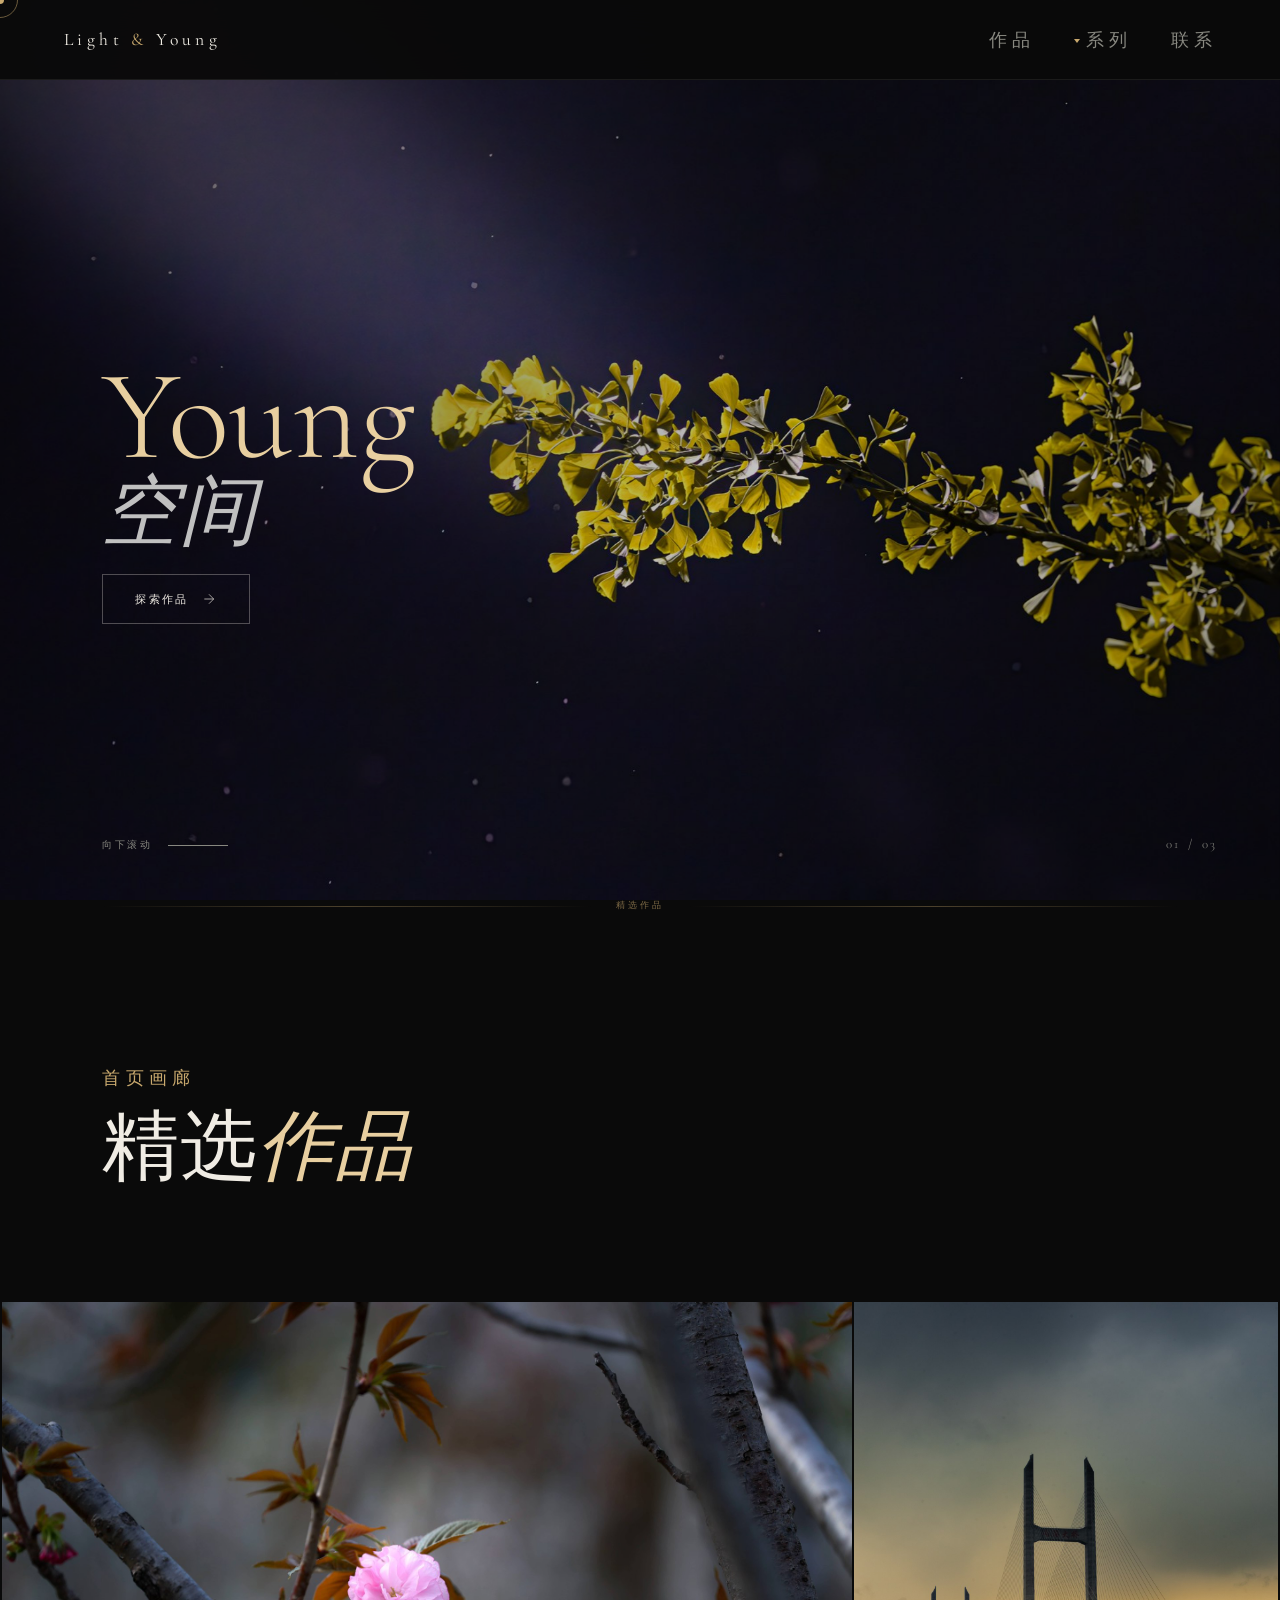
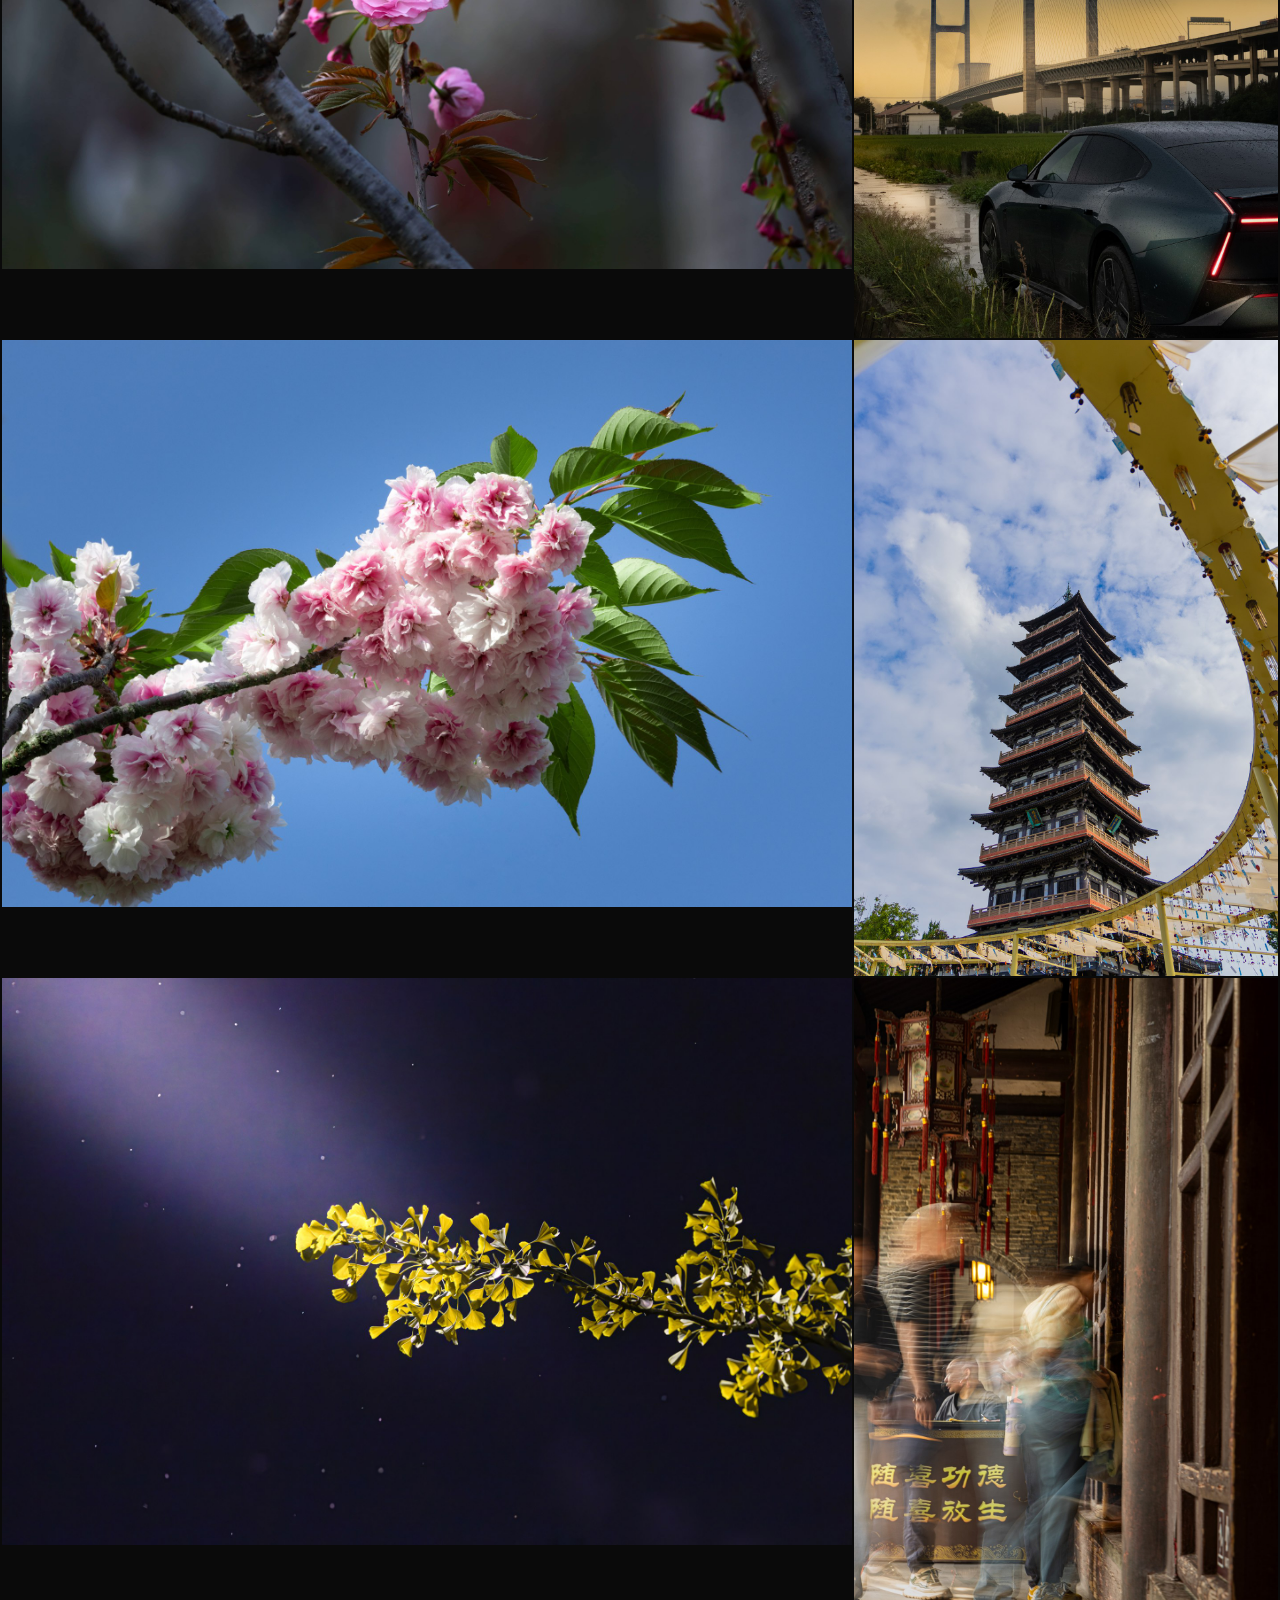
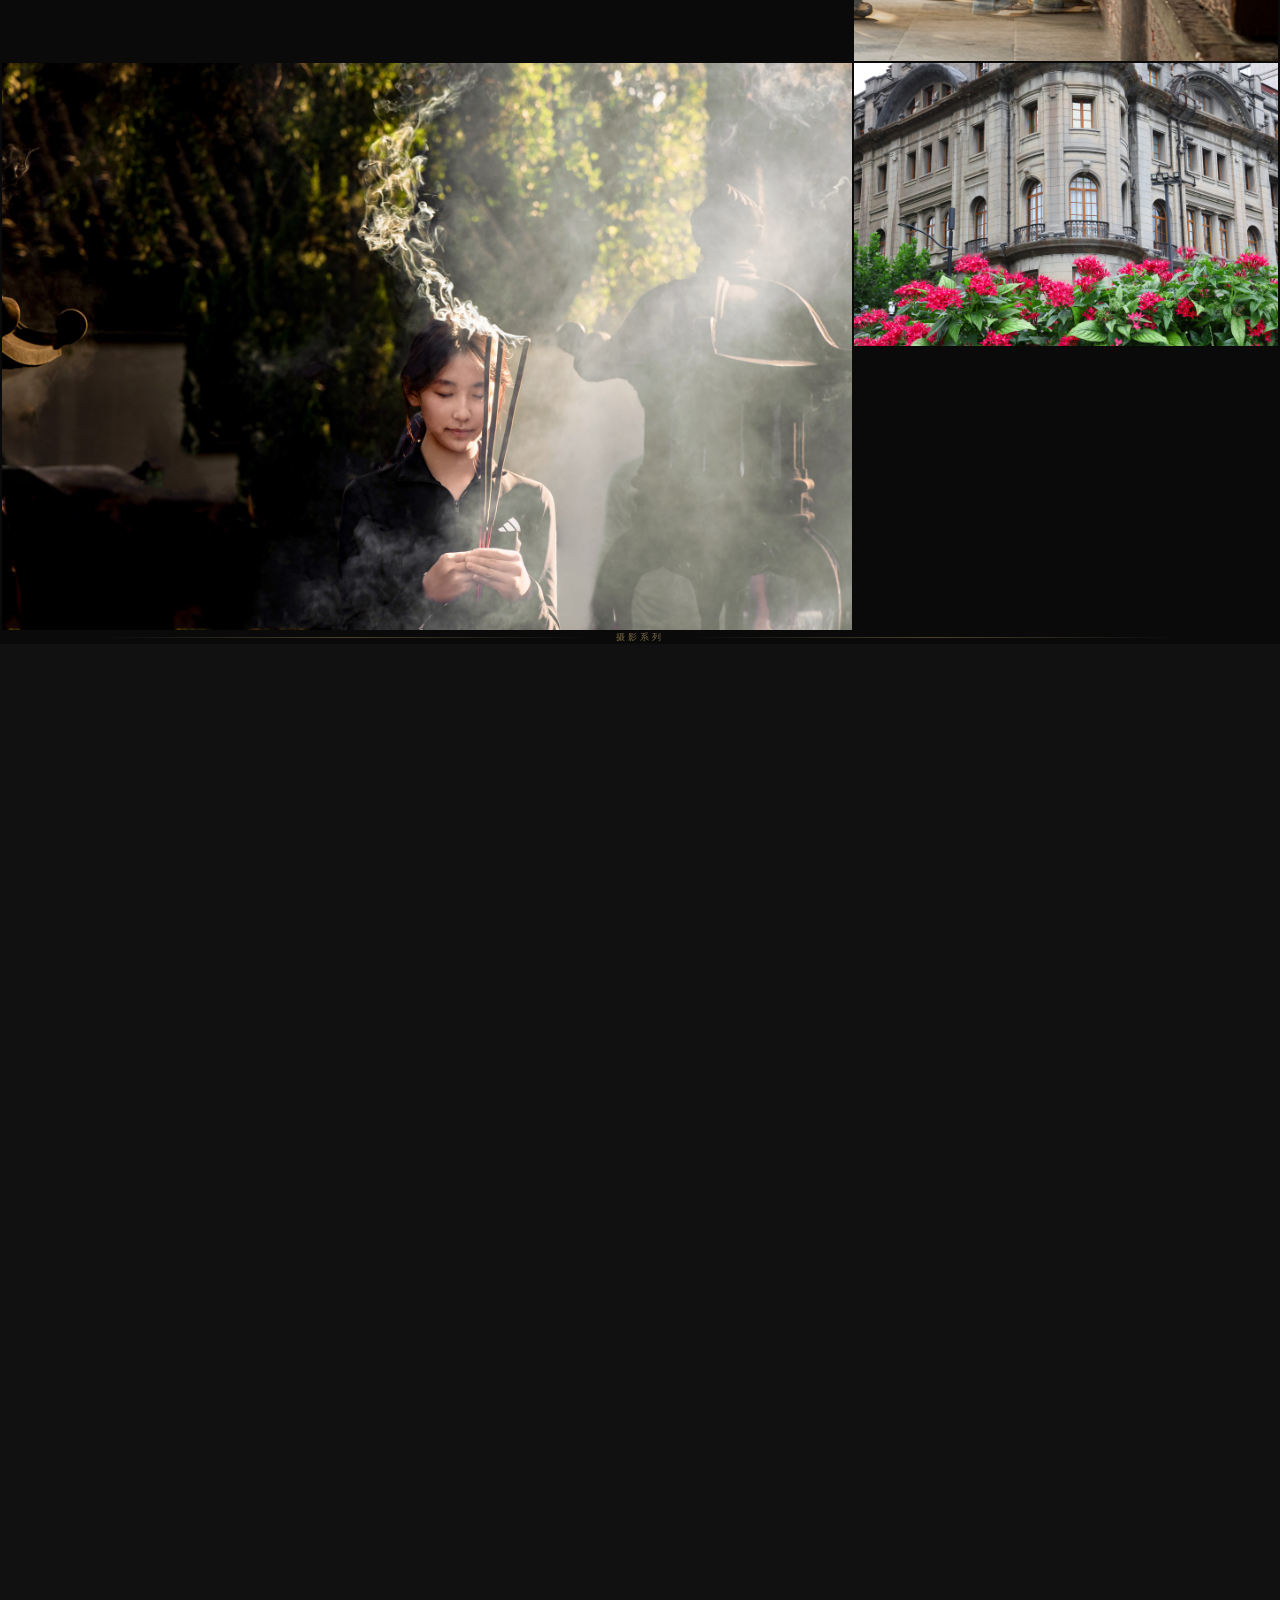
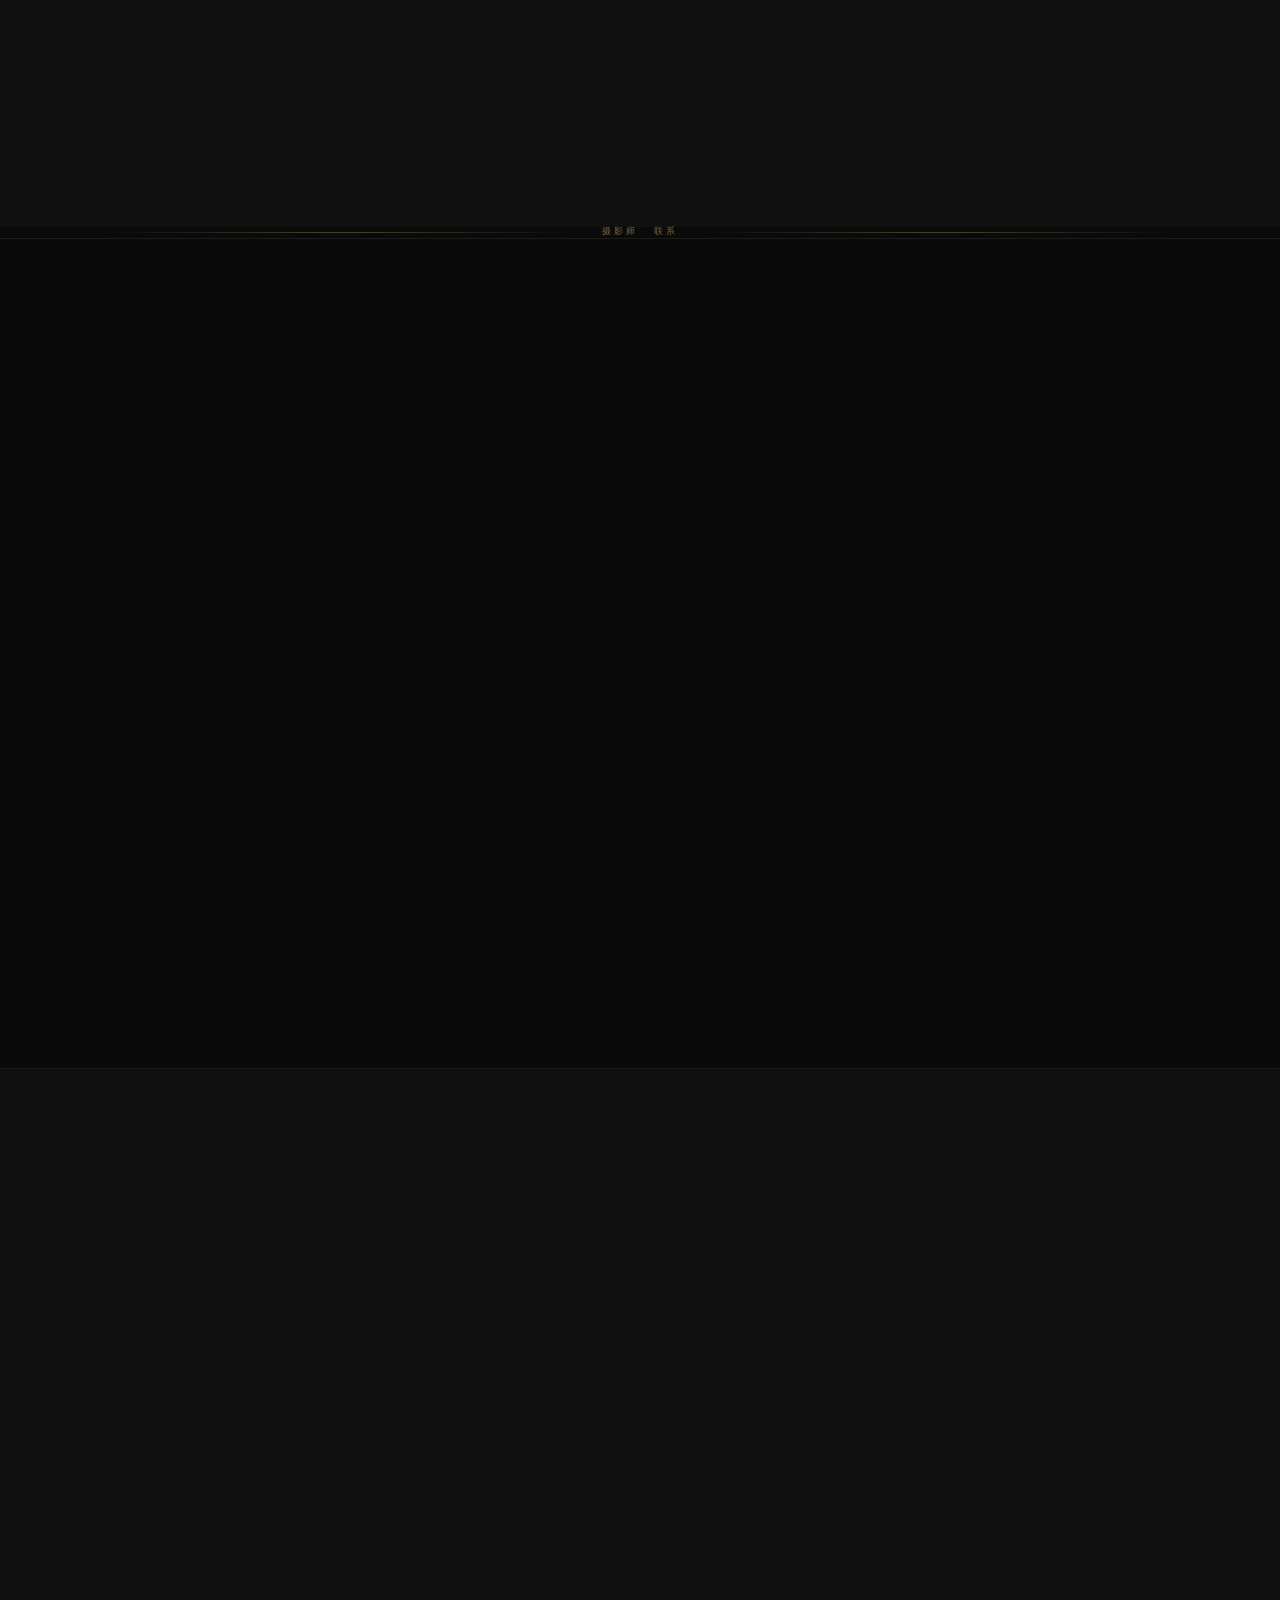
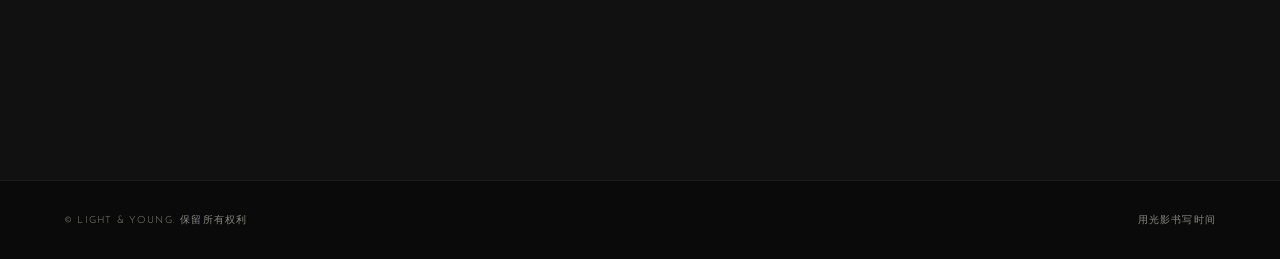
<file: index.html>
<!DOCTYPE html>
<html>
<head>
  <meta charset="utf-8">
  <meta http-equiv="refresh" content="0; url=coding/">
  <link rel="canonical" href="code/">
</head>
<body>
  <script>window.location.replace('code/')</script>
</body>
</html>
</file>
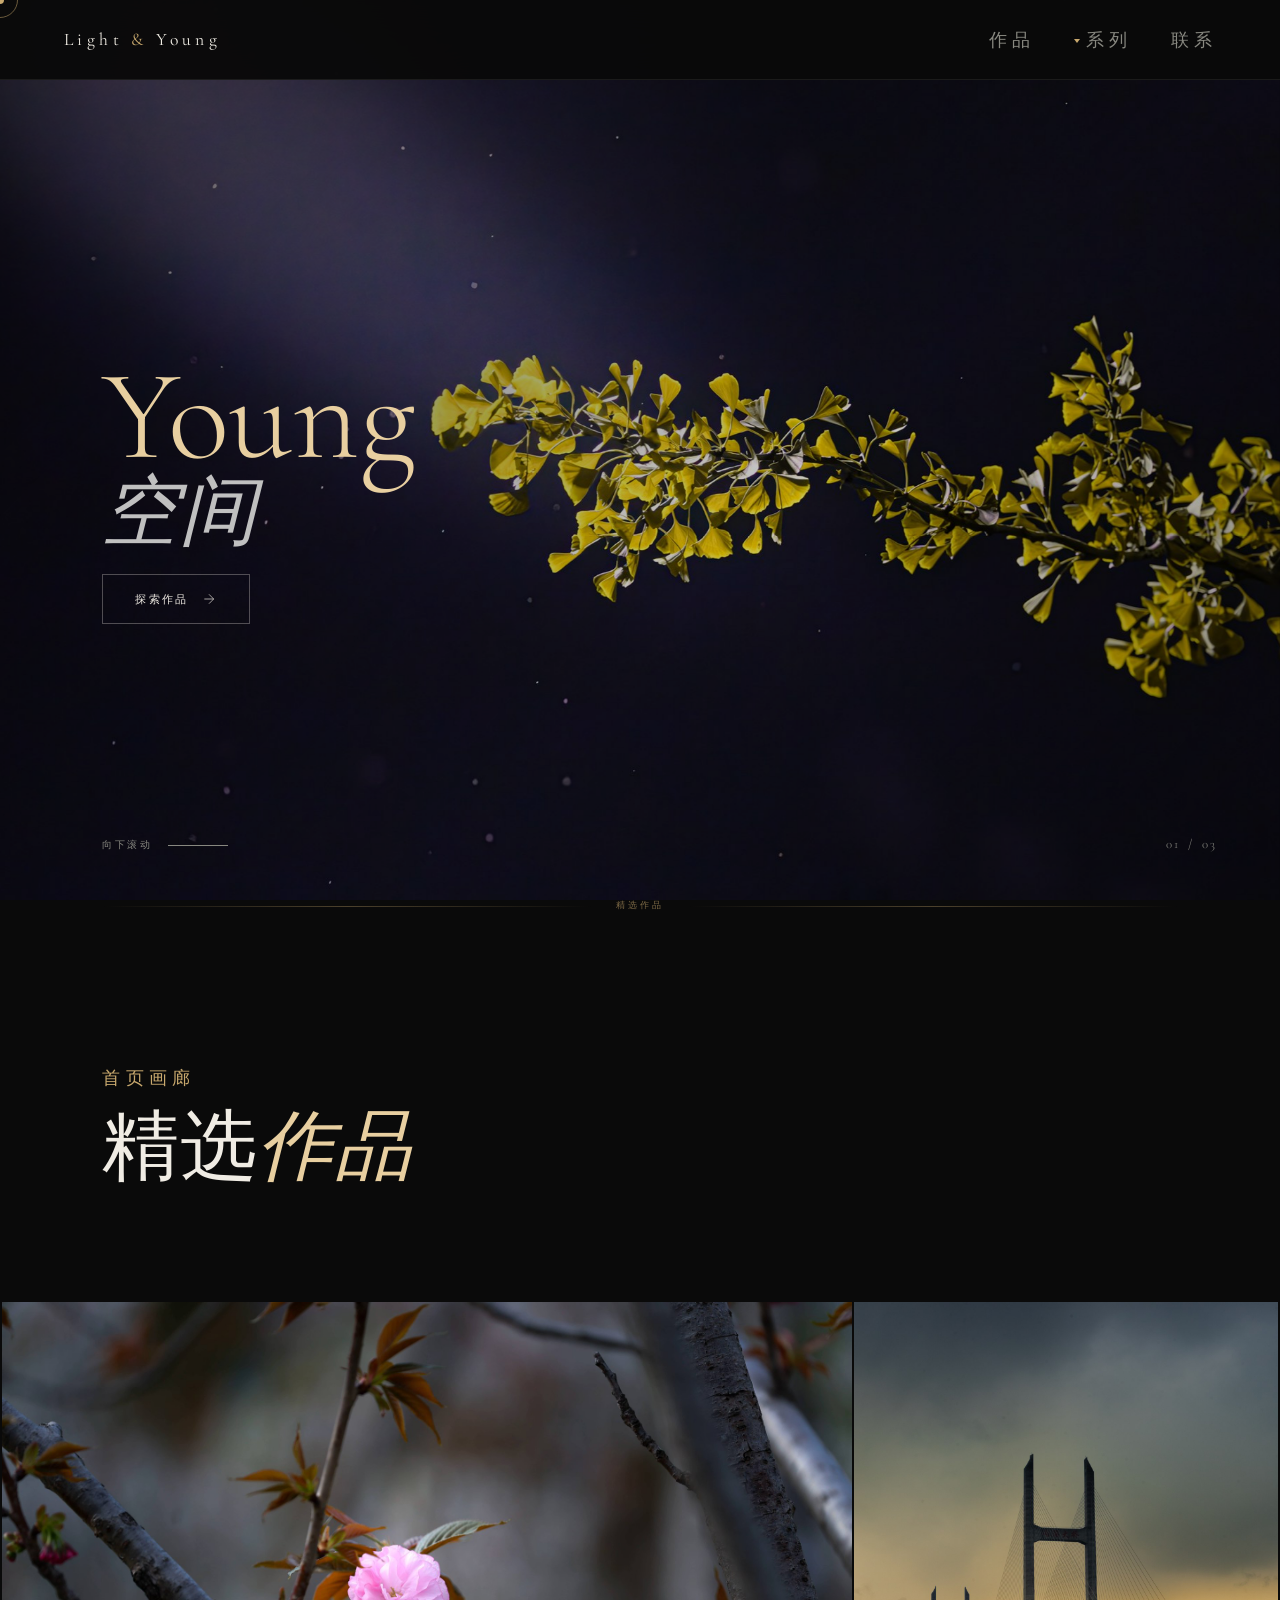
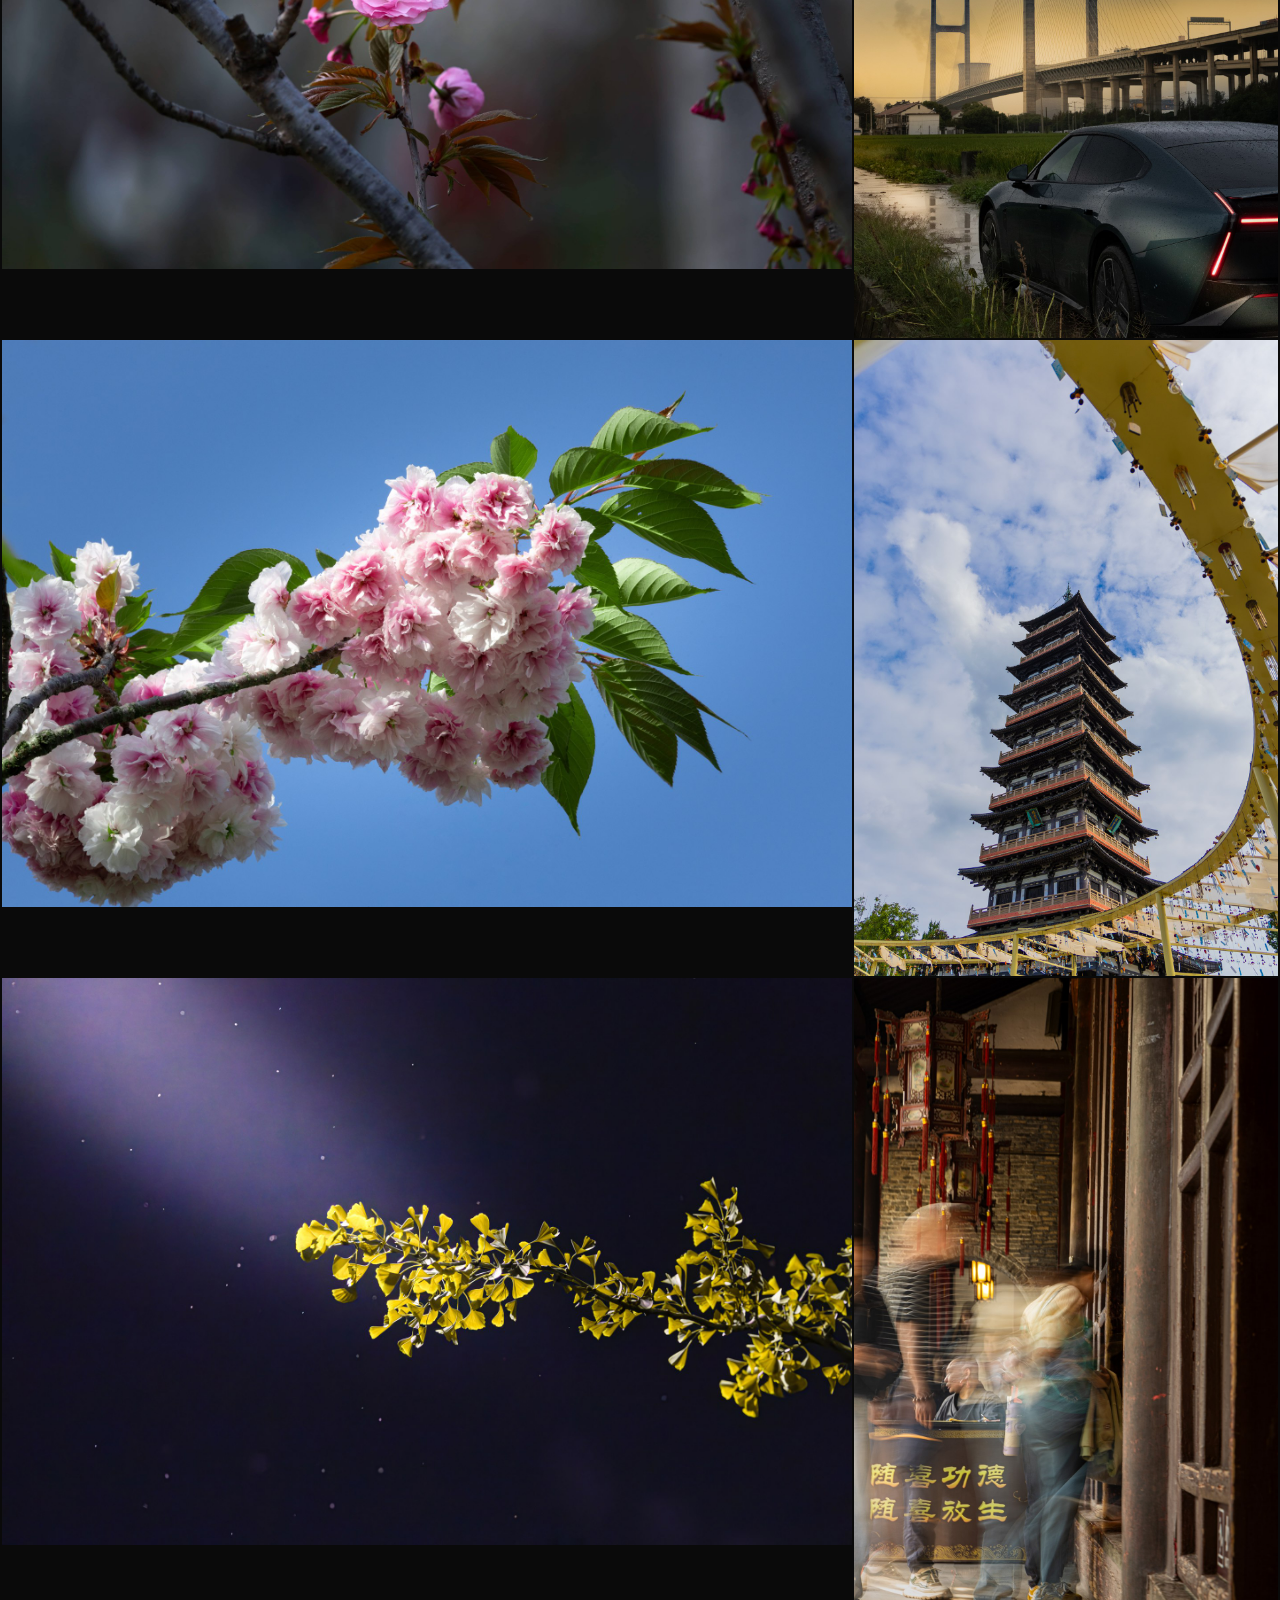
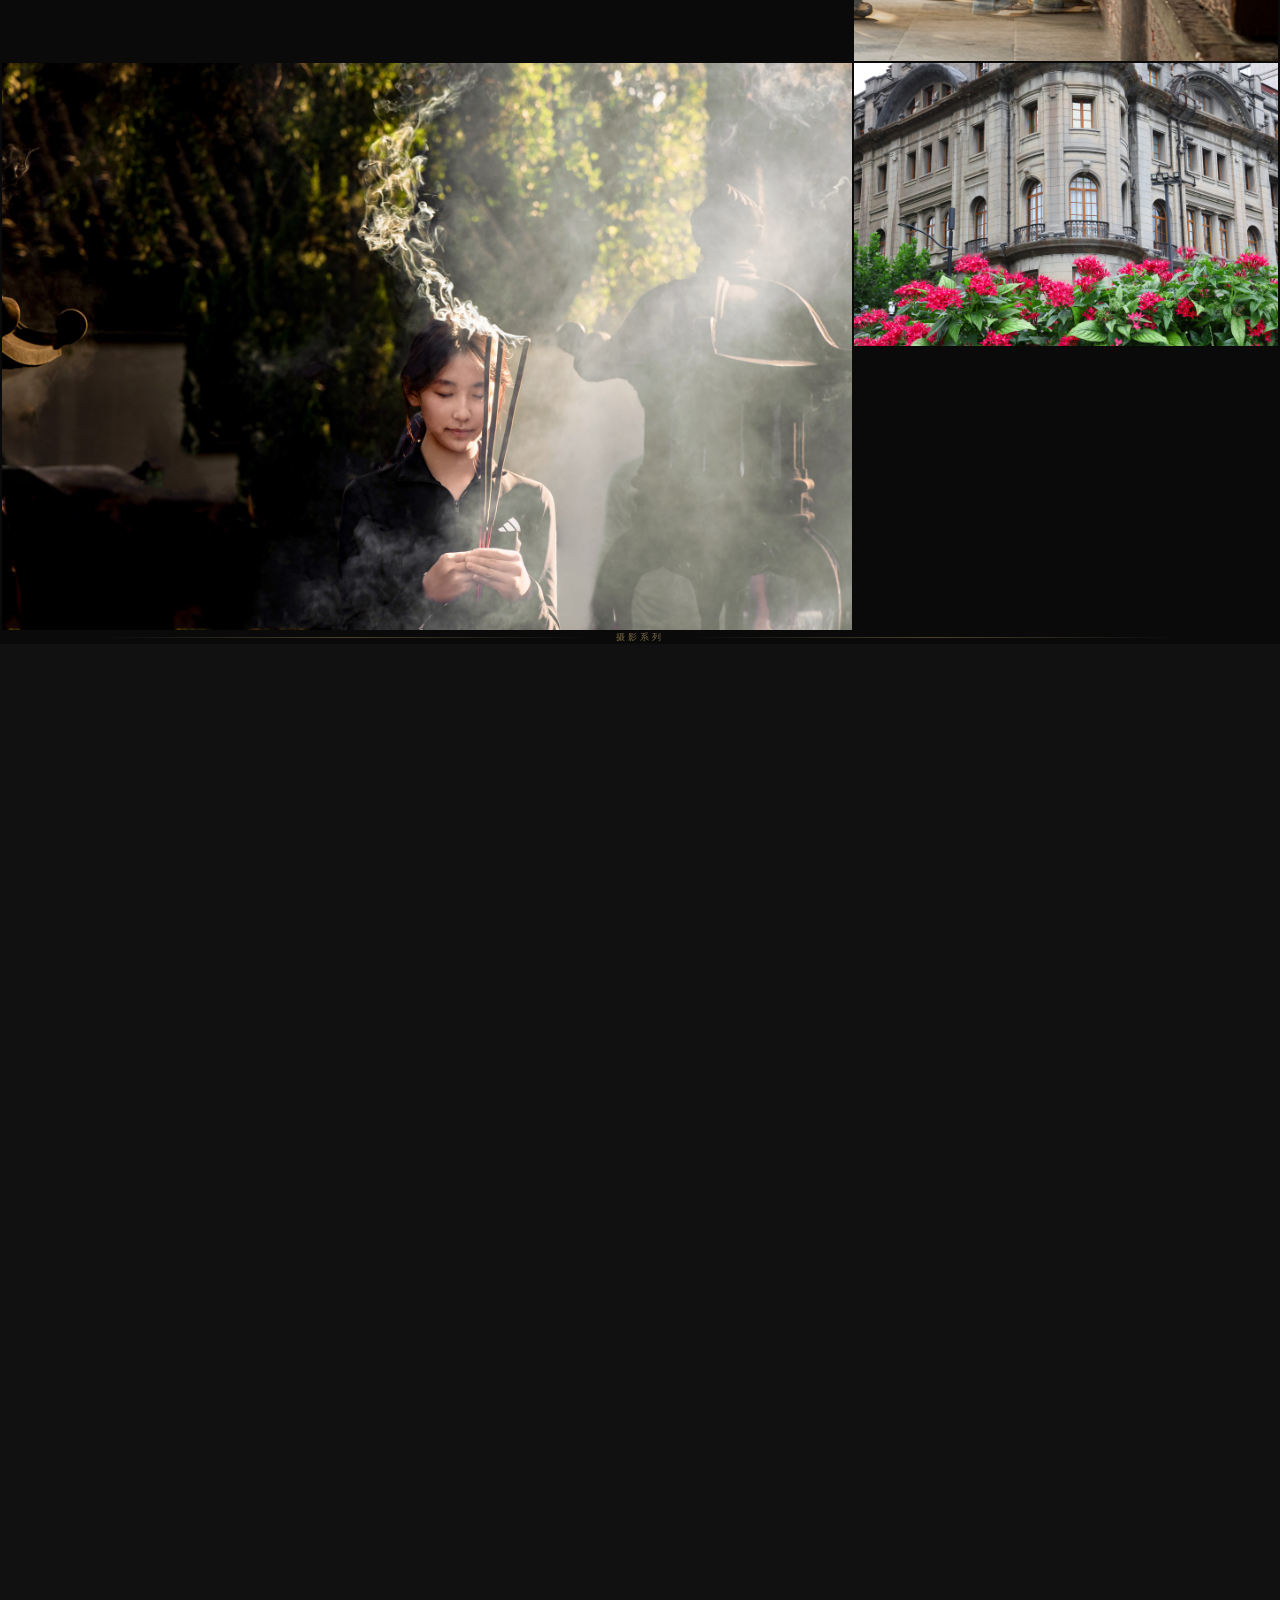
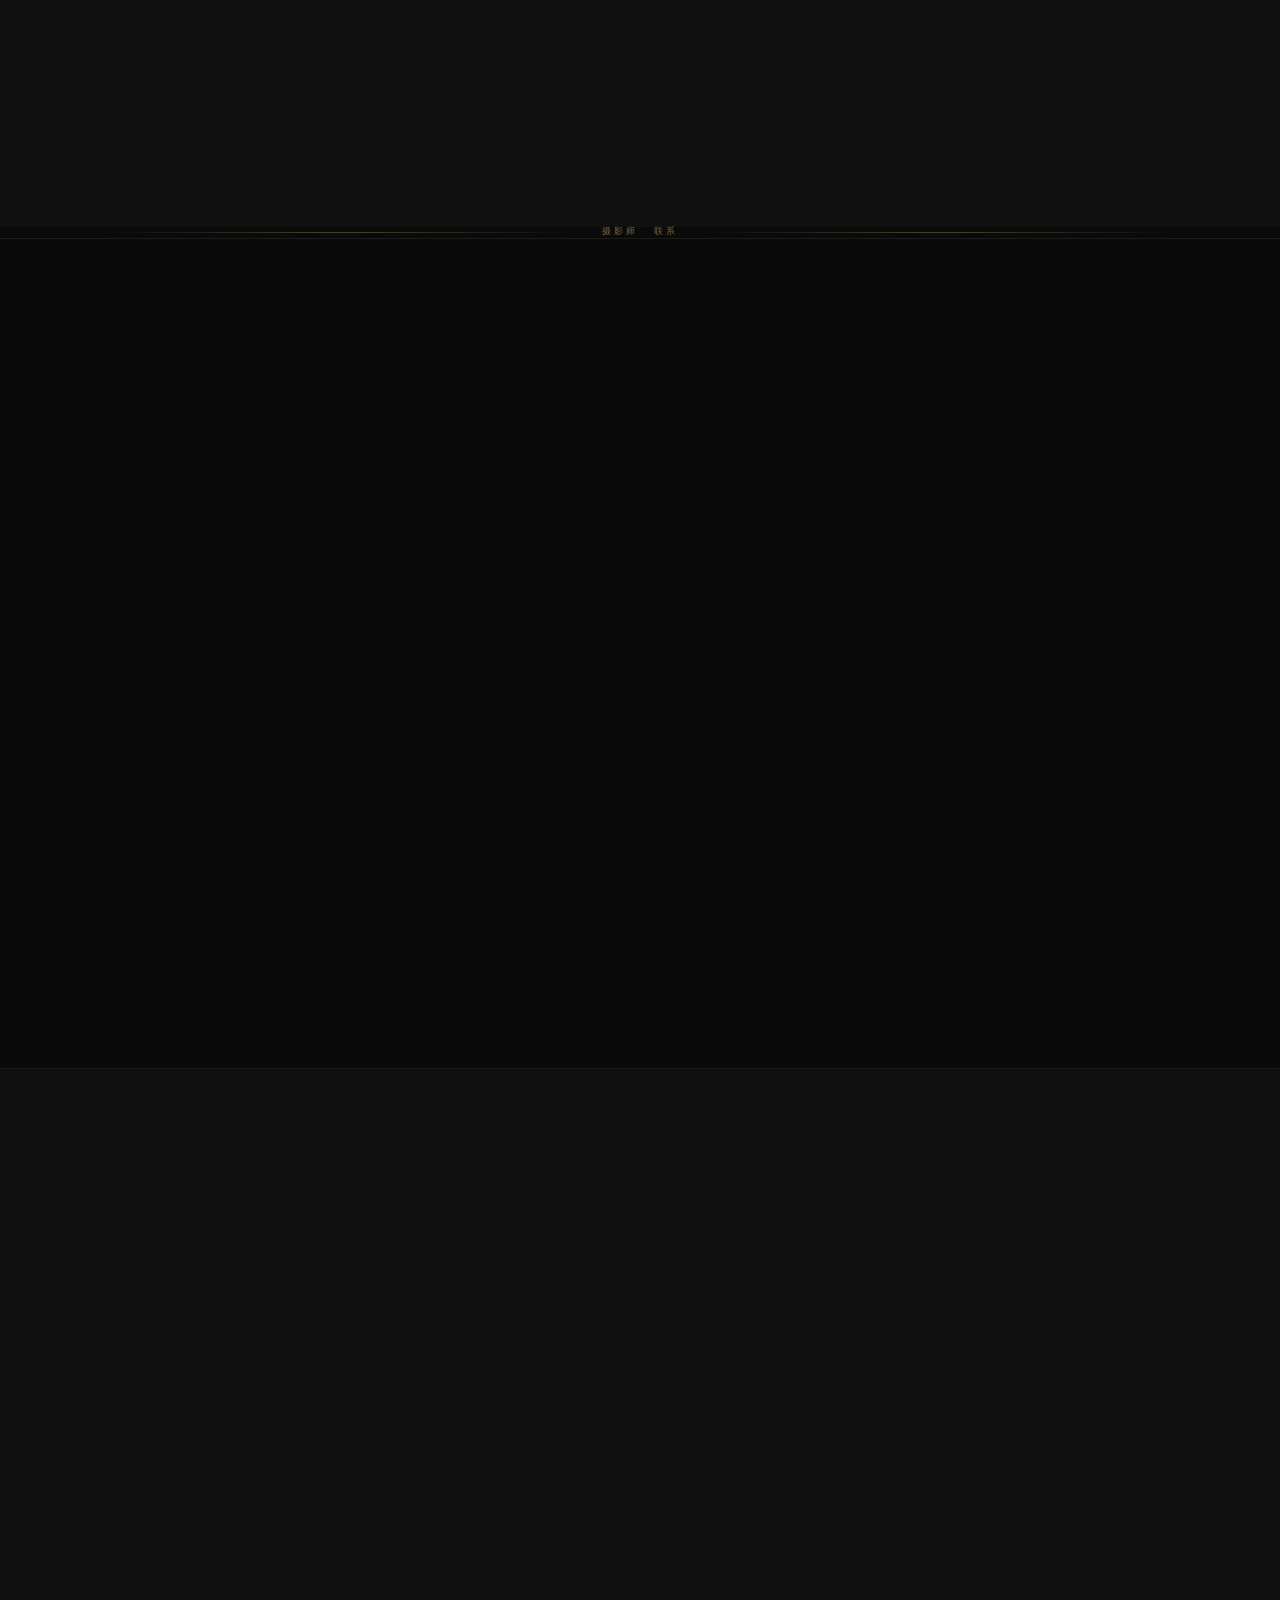
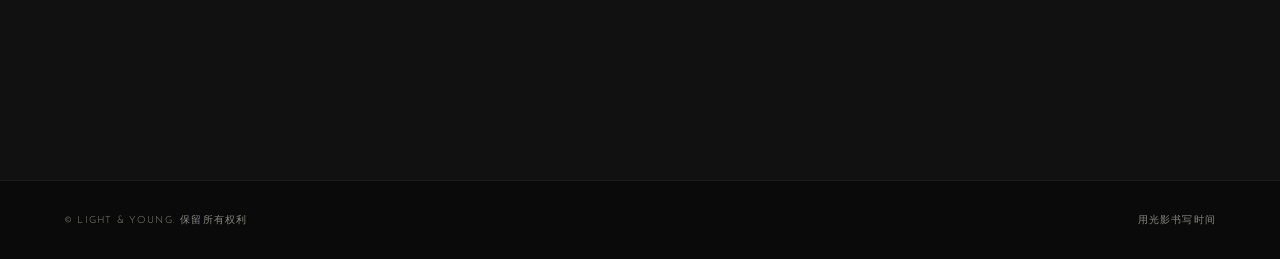
<file: code/index.html>
<!DOCTYPE html>
<html lang="zh">
<head>
  <meta charset="UTF-8" />
  <meta name="viewport" content="width=device-width, initial-scale=1.0" />
  <title>Light Young — 摄影作品集</title>
  <link rel="stylesheet" href="style.css" />
  <link rel="preconnect" href="https://fonts.googleapis.com" />
  <link rel="preconnect" href="https://fonts.gstatic.com" crossorigin />
  <link href="https://fonts.googleapis.com/css2?family=Cormorant+Garamond:ital,wght@0,300;0,400;0,600;1,300;1,400&family=Josefin+Sans:wght@100;300;400&family=Zhi+Mang+Xing&display=swap" rel="stylesheet" />
  <!-- Performance: preload critical assets -->
  <link rel="preload" as="image" href="../images/首页/IMG_8641_web.jpg" fetchpriority="high" />
  <link rel="dns-prefetch" href="https://images.unsplash.com" />
</head>
<body>

  <!-- Custom Cursor -->
  <div class="cursor" id="cursor"></div>
  <div class="cursor-follower" id="cursorFollower"></div>

  <!-- Preloader -->
  <div class="preloader" id="preloader">
    <div class="preloader-inner">
      <div class="preloader-logo">Light <em>&</em> Young</div>
      <div class="preloader-bar"><span></span></div>
    </div>
  </div>

  <!-- Navigation -->
  <nav class="nav" id="nav">
    <div class="nav-logo">Light <em>&</em> Young</div>
    <div class="nav-menu" id="navMenu">
      <a href="#work" class="nav-link">作品</a>
      <div class="nav-item">
        <a href="#series" class="nav-link">系列</a>
        <div class="nav-dropdown">
          <a href="series-nature.html">自然</a>
          <a href="series-humanistic.html">人文</a>
          <a href="series-pets.html">萌宠</a>
          <a href="series-documentary.html">纪实</a>
        </div>
      </div>
      <a href="#photographer-intro" class="nav-link">联系</a>
    </div>
    <div class="nav-toggle" id="navToggle">
      <span></span><span></span>
    </div>
  </nav>

  <!-- Hero -->
  <section class="hero" id="hero">
    <div class="hero-bg">
      <div class="hero-img hero-img--1"></div>
      <div class="hero-img hero-img--2"></div>
      <div class="hero-img hero-img--3"></div>
    </div>
    <div class="hero-content">
      <h1 class="hero-title hero-title--home reveal">
        <span>Young</span>
        <em>空间</em>
      </h1>
      <a href="#work" class="hero-cta reveal">
        <span>探索作品</span>
        <svg viewBox="0 0 24 24" fill="none" stroke="currentColor" stroke-width="1"><line x1="5" y1="12" x2="19" y2="12"/><polyline points="12 5 19 12 12 19"/></svg>
      </a>
    </div>
    <div class="hero-scroll">
      <span>向下滚动</span>
      <div class="hero-scroll-line"></div>
    </div>
    <div class="hero-counter">
      <span id="heroCounter">01</span>
      <span class="hero-counter-sep">/</span>
      <span>03</span>
    </div>
  </section>

  <!-- Divider: 作品 -->
  <div class="section-divider"><span class="section-divider-text">精选作品</span></div>

  <!-- Featured Work -->
  <section class="work" id="work">
    <div class="section-header">
      <p class="section-label reveal">首页画廊</p>
      <h2 class="section-title reveal">精选<em>作品</em></h2>
    </div>

    <!-- gallery--natural: 图片按原始比例完整显示，不裁切（行高不对齐是有意为之） -->
    <!-- 图源 = images/首页/ 下的 8 张。竖图只放 1 列：该变体下格子宽度决定显示宽度，
         2:3 竖图放进跨 2 列的槽会撑到约 950x1425px。每行 large(2col)+small(1col) 占满 3 列。 -->
    <div class="gallery gallery--natural" id="gallery">

      <!-- Row 1: 自然 large(2col) + 纪实 small(1col,竖) → 3 cols filled -->
      <div class="gallery-item gallery-item--large" data-category="自然">
        <img class="gallery-img" src="../images/首页/牡丹_web.jpg" alt="牡丹" loading="lazy">
      </div>
      <div class="gallery-item" data-category="纪实">
        <img class="gallery-img" src="../images/首页/IMG_8433_web.jpg" alt="IMG_8433" loading="lazy">
      </div>

      <!-- Row 2: 自然 large(2col) + 纪实 small(1col,竖) → 3 cols filled -->
      <div class="gallery-item gallery-item--large" data-category="自然">
        <img class="gallery-img" src="../images/首页/IMG_6003_web.jpg" alt="IMG_6003" loading="lazy">
      </div>
      <div class="gallery-item" data-category="纪实">
        <img class="gallery-img" src="../images/首页/042468db52fa9d772ac992ceffb658fd_web.jpg" alt="042468db52fa9d772ac992ceffb658fd" loading="lazy">
      </div>

      <!-- Row 3: 自然 large(2col) + 人文 small(1col,竖) → 3 cols filled -->
      <div class="gallery-item gallery-item--large" data-category="自然">
        <img class="gallery-img" src="../images/首页/IMG_8641_web.jpg" alt="IMG_8641" loading="lazy">
      </div>
      <div class="gallery-item" data-category="人文">
        <img class="gallery-img" src="../images/首页/e76b42fe8aa722b7500cfb729bfa89d3_web.jpg" alt="e76b42fe8aa722b7500cfb729bfa89d3" loading="lazy">
      </div>

      <!-- Row 4: 人文 large(2col) + 纪实 small(1col,横) → 3 cols filled -->
      <div class="gallery-item gallery-item--large" data-category="人文">
        <img class="gallery-img" src="../images/首页/5b464d8ab8cd5dd1bbb4b04449434e7f_web.jpg" alt="5b464d8ab8cd5dd1bbb4b04449434e7f" loading="lazy">
      </div>
      <div class="gallery-item" data-category="纪实">
        <img class="gallery-img" src="../images/首页/IMG_8335_web.jpg" alt="IMG_8335" loading="lazy">
      </div>

    </div>
  </section>

  <!-- Divider: 系列 -->
  <div class="section-divider"><span class="section-divider-text">摄影系列</span></div>

  <!-- Series -->
  <section class="series" id="series">
    <div class="section-header">
      <p class="section-label reveal">摄影系列</p>
      <h2 class="section-title reveal">主题<em>探索</em></h2>
    </div>

    <div class="series-grid" id="seriesGrid">
      <div class="series-card reveal" data-series-category="自然">
        <a href="series-nature.html" class="series-card-link">
          <div class="series-img" style="background-image:url('../images/自然/桃花.jpg')"></div>
          <div class="series-content">
            <span class="series-cat-tag">自然</span>
            
            <p>揽山川清趣，观云物天容</p>
            <span class="series-link">进入系列 →</span>
          </div>
        </a>
      </div>
      <div class="series-card reveal" data-series-category="人文">
        <a href="series-humanistic.html" class="series-card-link">
          <div class="series-img" style="background-image:url('../images/人文/0015aca257838d3aba207fec3da9625d_web.jpg')"></div>
          <div class="series-content">
            <span class="series-cat-tag">人文</span>
            
            <p>阅人间烟火，载岁月尘痕</p>
            <span class="series-link">进入系列 →</span>
          </div>
        </a>
      </div>
      <div class="series-card reveal" data-series-category="纪实">
        <a href="series-documentary.html" class="series-card-link">
          <div class="series-img" style="background-image:url('../images/纪实/4025388f202ac784e713b04b126da8cf_web.jpg')"></div>
          <div class="series-content">
            <span class="series-cat-tag">纪实</span>

            <p>录世间百态，存一刻真实</p>
            <span class="series-link">进入系列 →</span>
          </div>
        </a>
      </div>
      <div class="series-card reveal" data-series-category="萌宠">
        <a href="series-pets.html" class="series-card-link">
          <div class="series-img" style="background-image:url('../images/萌宠/a2e67a69957c7858efe4cce7821eb934.jpg')"></div>
          <div class="series-content">
            <span class="series-cat-tag">萌宠</span>

            <p>拾生灵憨态，存一隅温良</p>
            <span class="series-link">进入系列 →</span>
          </div>
        </a>
      </div>
    </div>
  </section>

  <!-- Divider: 联系 -->
  <div class="section-divider"><span class="section-divider-text">摄影师 · 联系</span></div>

  <!-- 摄影师介绍 -->
  <section class="photographer-intro" id="photographer-intro">
    <div class="intro-inner">
      <div class="intro-portrait reveal">
        <img class="intro-portrait-img" src="../images/刘扬_web.jpg" alt="刘扬">
        <div class="intro-portrait-frame"></div>
      </div>
      <div class="intro-content">
        <p class="section-label reveal">摄影师简介</p>
        <h2 class="intro-name reveal">
          <span class="intro-name-col">
            <span class="intro-zh">刘</span>
            <span class="intro-en">Light</span>
          </span>
          <span class="intro-name-col">
            <span class="intro-zh">扬</span>
            <span class="intro-en">Young</span>
          </span>
        </h2>
        <p class="intro-bio reveal">
          东南大学，上海<br>
        </p>
        <p class="intro-bio intro-bio--highlight reveal">
          画面是回忆的第一载体
        </p>
      </div>
    </div>
  </section>

  <!-- Contact -->
  <section class="contact" id="contact">
    <div class="contact-inner">
      <p class="section-label reveal">开始合作</p>
      <h2 class="contact-title reveal">让我们共同<br><em>创作</em></h2>
      <a href="mailto:liuyang151617@126.com" class="contact-email reveal">liuyang151617@126.com</a>
      <div class="contact-social reveal">
        <a href="#">Peace</a>
        <a href="#">Love</a>
        <a href="#">Life</a>
      </div>
    </div>
  </section>

  <!-- Footer -->
  <footer class="footer">
    <p>© Light & Young. 保留所有权利</p>
    <p>用光影书写时间</p>
  </footer>

  <!-- Lightbox -->
  <div class="lightbox" id="lightbox">
    <button class="lightbox-close" id="lightboxClose">✕</button>
    <div class="lightbox-img" id="lightboxImg"></div>
    <div class="lightbox-caption" id="lightboxCaption"></div>
  </div>

  <script src="script.js"></script>
</body>
</html>
</file>
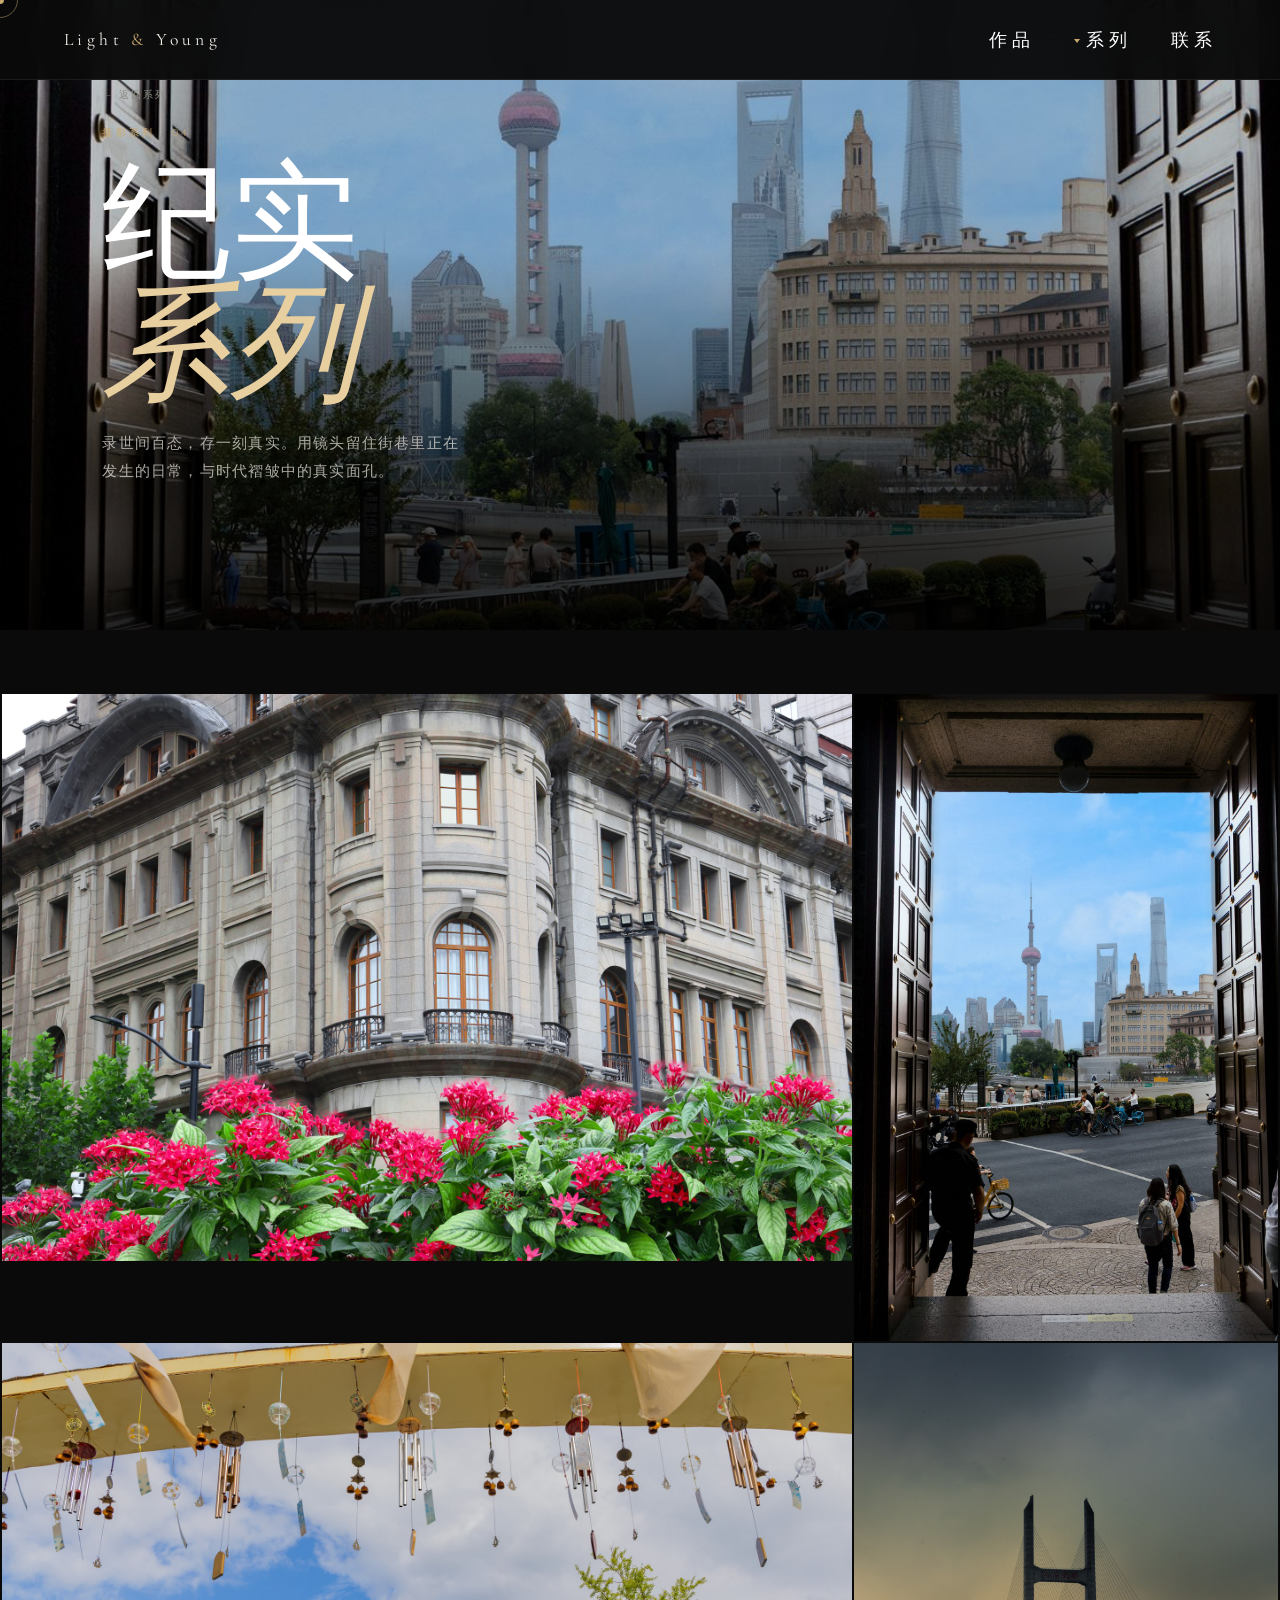
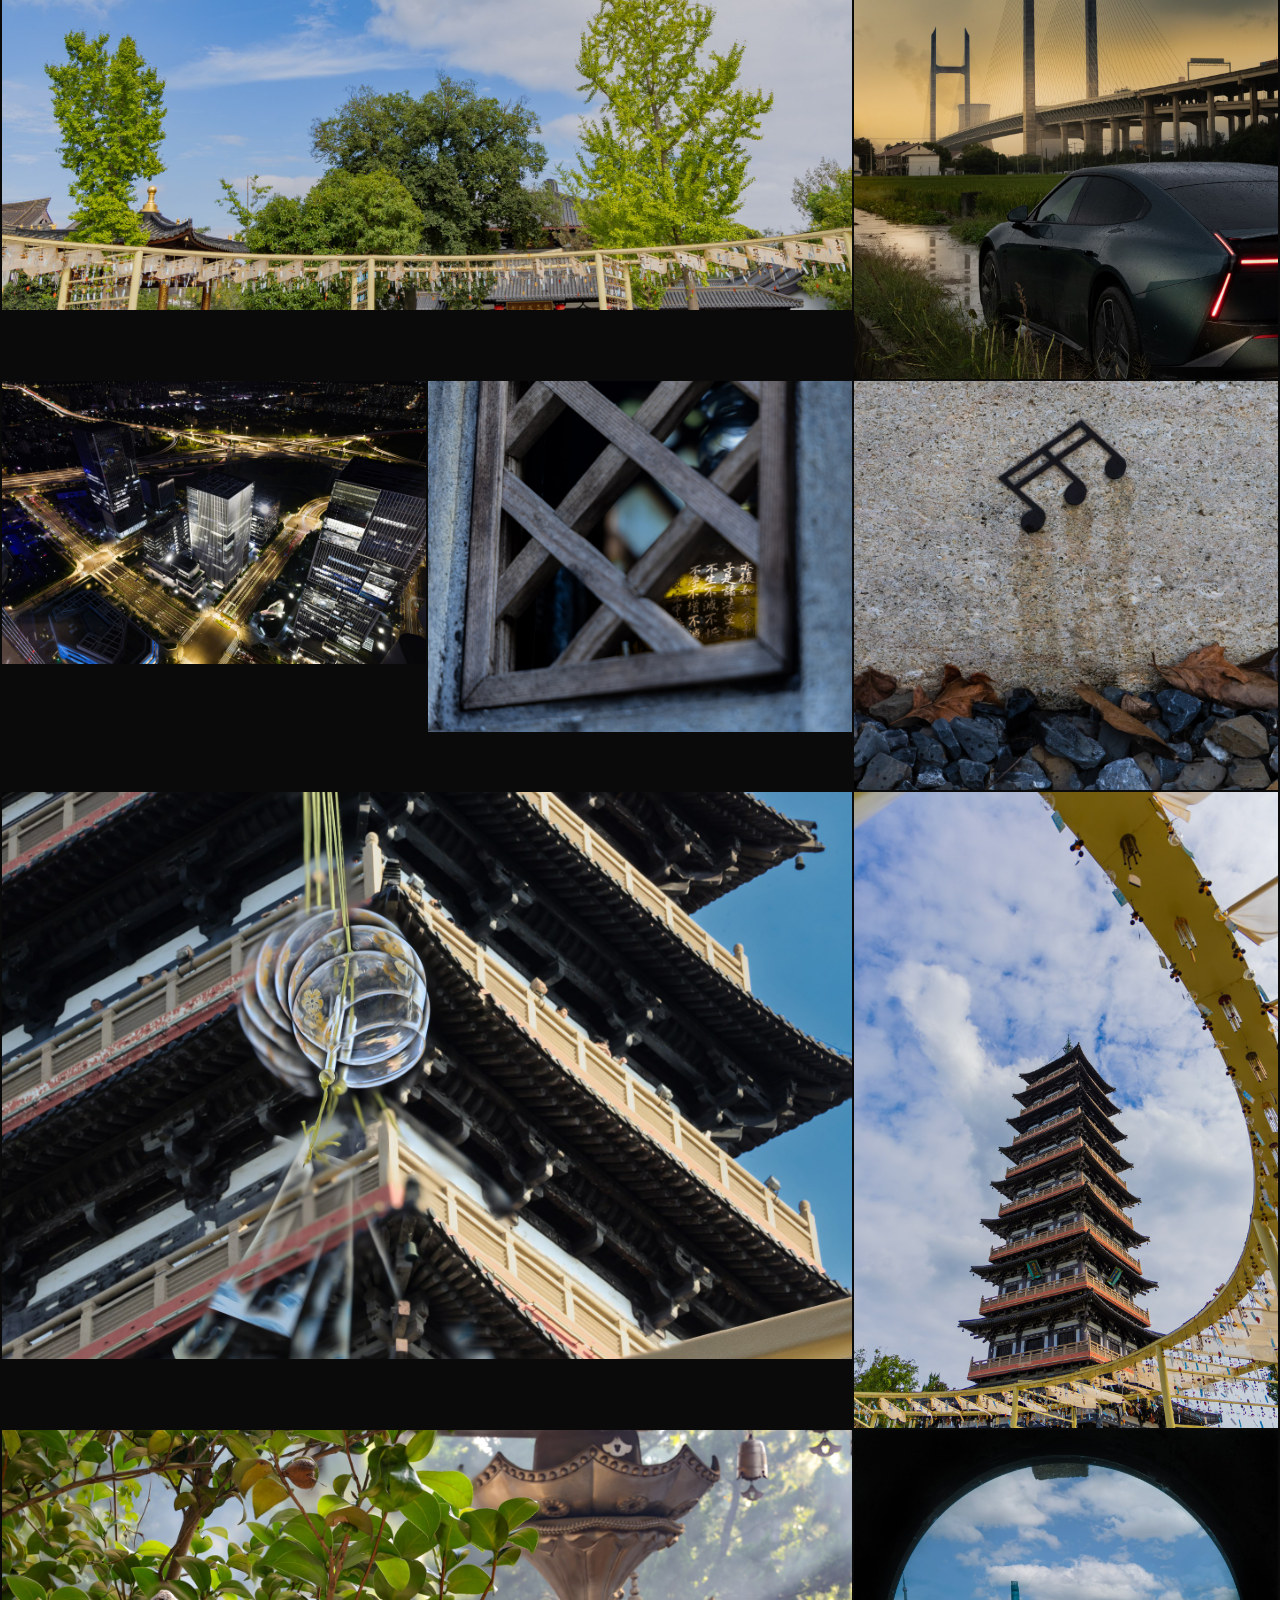
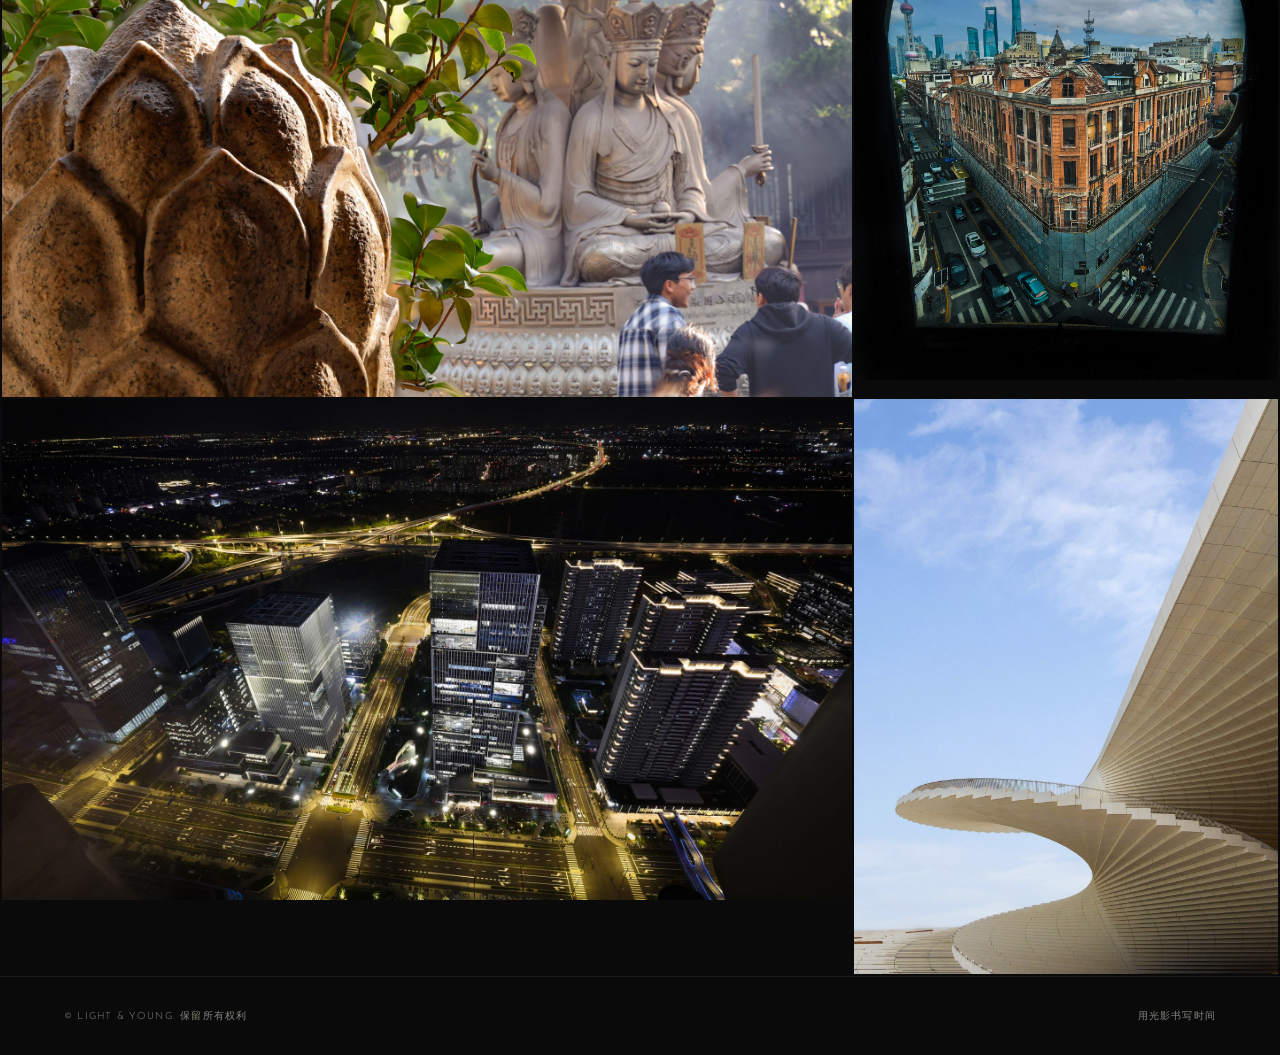
<file: code/series-documentary.html>
<!DOCTYPE html>
<html lang="zh">
<head>
  <meta charset="UTF-8" />
  <meta name="viewport" content="width=device-width, initial-scale=1.0" />
  <title>纪实系列 — Light & Young</title>
  <link rel="stylesheet" href="style.css" />
  <link rel="preconnect" href="https://fonts.googleapis.com" />
  <link rel="preconnect" href="https://fonts.gstatic.com" crossorigin />
  <link href="https://fonts.googleapis.com/css2?family=Cormorant+Garamond:ital,wght@0,300;0,400;0,600;1,300;1,400&family=Josefin+Sans:wght@100;300;400&display=swap" rel="stylesheet" />
  <link rel="dns-prefetch" href="https://images.unsplash.com" />
</head>
<body>

  <div class="cursor" id="cursor"></div>
  <div class="cursor-follower" id="cursorFollower"></div>

  <nav class="nav scrolled" id="nav">
    <a href="index.html" class="nav-logo">Light <em>&</em> Young</a>
    <div class="nav-menu" id="navMenu">
      <a href="index.html#work" class="nav-link">作品</a>
      <div class="nav-item">
        <a href="index.html#series" class="nav-link">系列</a>
        <div class="nav-dropdown">
          <a href="series-nature.html">自然</a>
          <a href="series-humanistic.html">人文</a>
          <a href="series-pets.html">萌宠</a>
          <a href="series-documentary.html">纪实</a>
        </div>
      </div>
      <a href="index.html#photographer-intro" class="nav-link">联系</a>
    </div>
    <div class="nav-toggle" id="navToggle"><span></span><span></span></div>
  </nav>

  <section class="series-hero">
    <div class="series-hero-bg" style="background-image:url('../images/纪实/IMG_8335_web.jpg')"></div>
    <div class="series-hero-overlay"></div>
    <div class="series-hero-content">
      <a href="index.html#series" class="series-back">← 返回系列</a>
      <p class="hero-eyebrow">摄影系列 · 04</p>
      <h1 class="hero-title"><span>纪实</span><em>系列</em></h1>
      <p class="hero-sub">录世间百态，存一刻真实。用镜头留住街巷里正在发生的日常，与时代褶皱中的真实面孔。</p>
    </div>
  </section>

  <section class="work" style="padding-top: 4rem;">
    <!-- gallery--natural: 图片按原始比例完整显示，不裁切；每行占满 3 列，不留空位 -->
    <div class="gallery gallery--natural" id="gallery">

      <!-- 行1：横图跨2列 + 竖图1列 -->
      <div class="gallery-item gallery-item--large">
        <img class="gallery-img" src="../images/纪实/IMG_8335_web.jpg" alt="IMG_8335" loading="lazy">
      </div>
      <div class="gallery-item">
        <img class="gallery-img" src="../images/纪实/IMG_8210_web.jpg" alt="IMG_8210" loading="lazy">
      </div>

      <!-- 行2：横图跨2列 + 竖图1列 -->
      <div class="gallery-item gallery-item--large">
        <img class="gallery-img" src="../images/纪实/0c79150735e991da3b5151c64fb6a436_web.jpg" alt="0c79150735e991da3b5151c64fb6a436" loading="lazy">
      </div>
      <div class="gallery-item">
        <img class="gallery-img" src="../images/纪实/IMG_8433_web.jpg" alt="IMG_8433" loading="lazy">
      </div>

      <!-- 行3：三张 1 列（新增的 4D6A9914 落在这一行；IMG_8490 挪到行6配高） -->
      <div class="gallery-item">
        <img class="gallery-img" src="../images/纪实/4D6A9914_web.jpg" alt="4D6A9914" loading="lazy">
      </div>
      <div class="gallery-item">
        <img class="gallery-img" src="../images/纪实/11300f48eca766d85d3b585a2b93b1b5_web.jpg" alt="11300f48eca766d85d3b585a2b93b1b5" loading="lazy">
      </div>
      <div class="gallery-item">
        <img class="gallery-img" src="../images/纪实/IMG_8532_web.jpg" alt="IMG_8532" loading="lazy">
      </div>

      <!-- 行4：横图跨2列 + 竖图1列 -->
      <div class="gallery-item gallery-item--large">
        <img class="gallery-img" src="../images/纪实/e853da4fd945f7e2839ae376ae6eed91_web.jpg" alt="e853da4fd945f7e2839ae376ae6eed91" loading="lazy">
      </div>
      <div class="gallery-item">
        <img class="gallery-img" src="../images/纪实/042468db52fa9d772ac992ceffb658fd_web.jpg" alt="042468db52fa9d772ac992ceffb658fd" loading="lazy">
      </div>

      <!-- 行5：横图跨2列 + 竖图1列 -->
      <div class="gallery-item gallery-item--large">
        <img class="gallery-img" src="../images/纪实/64e8d72fd6af9886e9c8b1fb1c9059e0_web.jpg" alt="64e8d72fd6af9886e9c8b1fb1c9059e0" loading="lazy">
      </div>
      <div class="gallery-item">
        <img class="gallery-img" src="../images/纪实/4025388f202ac784e713b04b126da8cf_web.jpg" alt="4025388f202ac784e713b04b126da8cf" loading="lazy">
      </div>

      <!-- 行6：横图跨2列 + 竖图1列（新增的 4D6A9912 作大图，配 IMG_8490 竖图） -->
      <div class="gallery-item gallery-item--large">
        <img class="gallery-img" src="../images/纪实/4D6A9912_web.jpg" alt="4D6A9912" loading="lazy">
      </div>
      <div class="gallery-item">
        <img class="gallery-img" src="../images/纪实/IMG_8490_web.jpg" alt="IMG_8490" loading="lazy">
      </div>

    </div>
  </section>

  <footer class="footer">
    <p>© Light & Young. 保留所有权利</p>
    <p>用光影书写时间</p>
  </footer>

  <div class="lightbox" id="lightbox">
    <button class="lightbox-close" id="lightboxClose">✕</button>
    <div class="lightbox-img" id="lightboxImg"></div>
    <div class="lightbox-caption" id="lightboxCaption"></div>
  </div>

  <script src="script.js"></script>
</body>
</html>
</file>
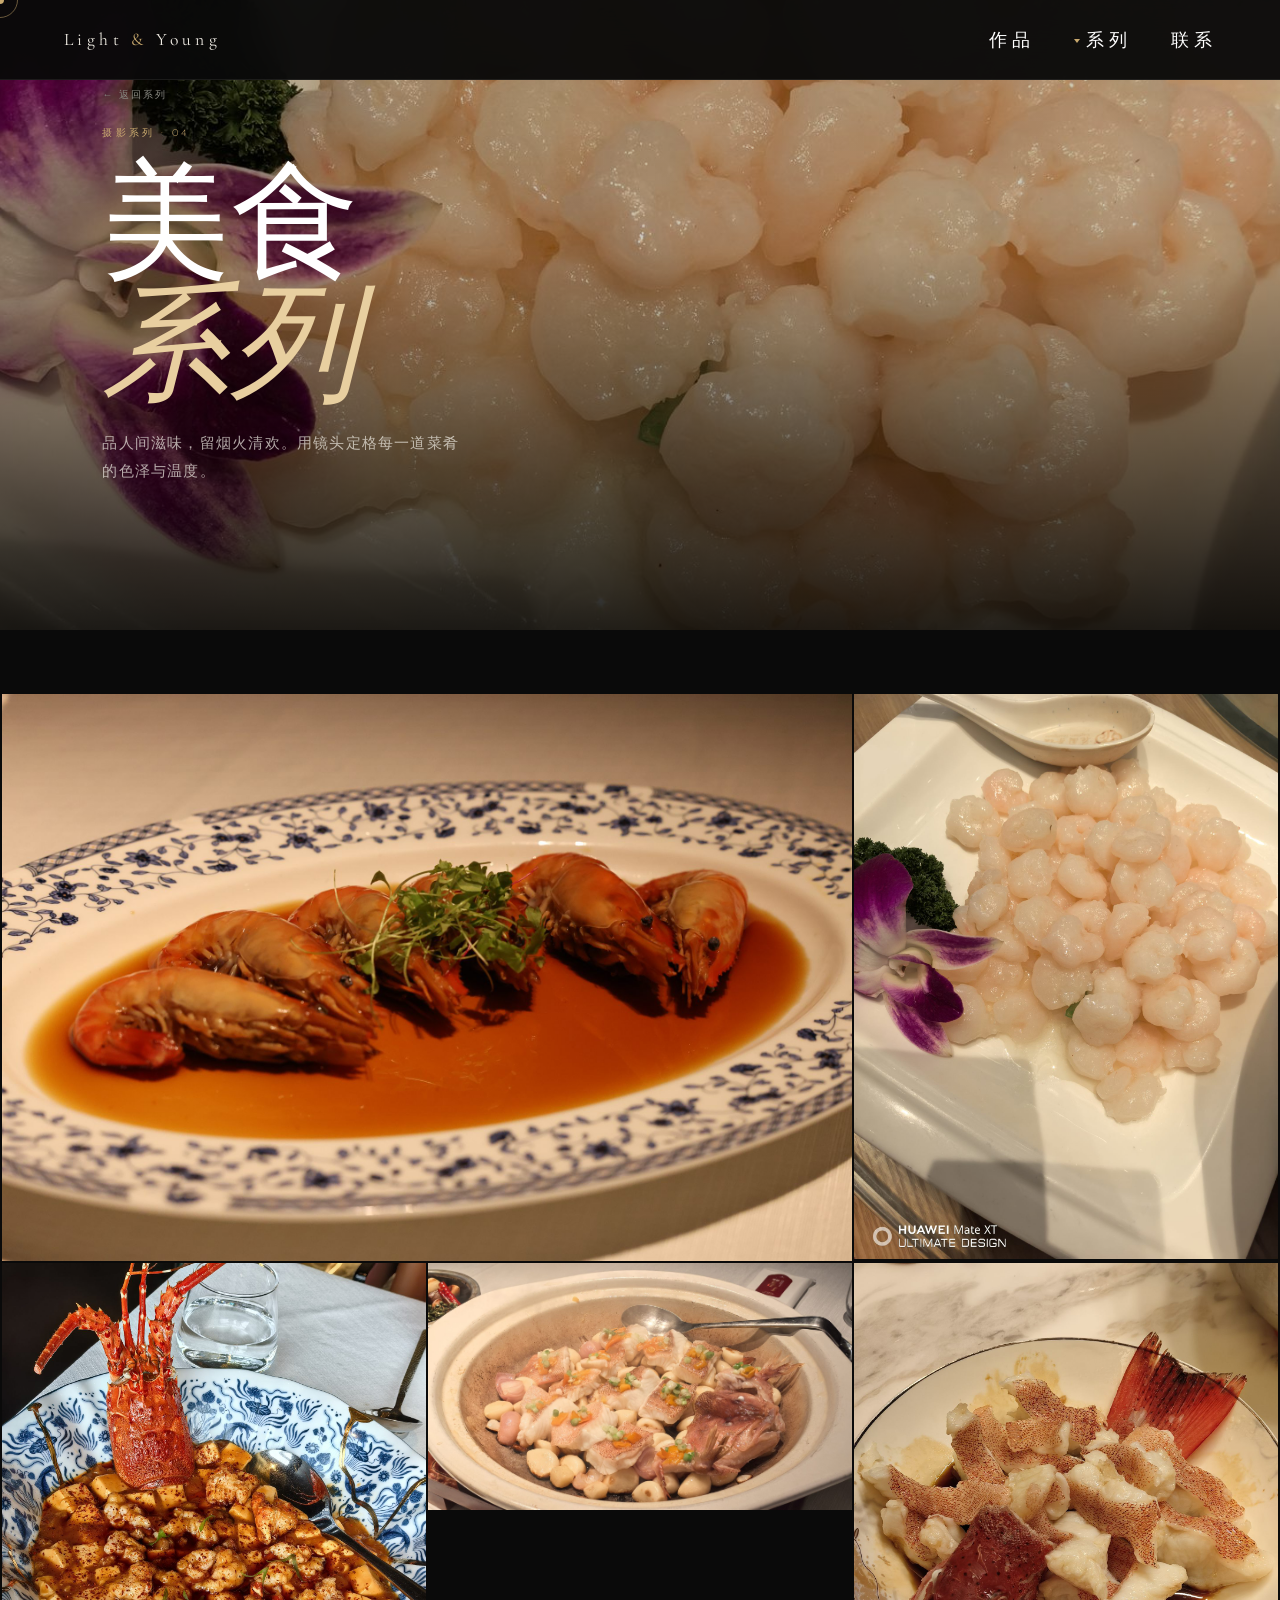
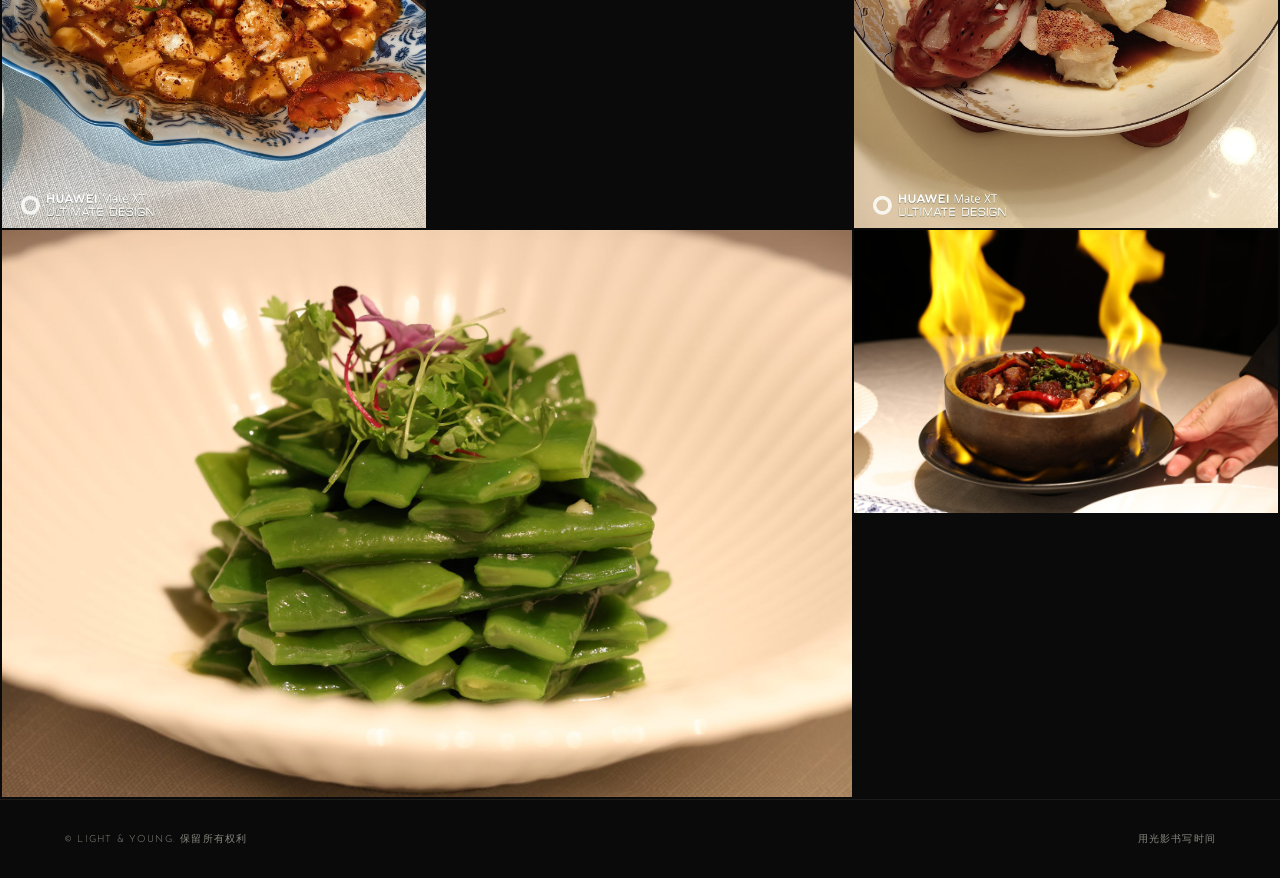
<file: code/series-food.html>
<!DOCTYPE html>
<html lang="zh">
<head>
  <meta charset="UTF-8" />
  <meta name="viewport" content="width=device-width, initial-scale=1.0" />
  <title>美食系列 — Light & Young</title>
  <link rel="stylesheet" href="style.css" />
  <link rel="preconnect" href="https://fonts.googleapis.com" />
  <link rel="preconnect" href="https://fonts.gstatic.com" crossorigin />
  <link href="https://fonts.googleapis.com/css2?family=Cormorant+Garamond:ital,wght@0,300;0,400;0,600;1,300;1,400&family=Josefin+Sans:wght@100;300;400&display=swap" rel="stylesheet" />
  <link rel="dns-prefetch" href="https://images.unsplash.com" />
</head>
<body>

  <div class="cursor" id="cursor"></div>
  <div class="cursor-follower" id="cursorFollower"></div>

  <nav class="nav scrolled" id="nav">
    <a href="index.html" class="nav-logo">Light <em>&</em> Young</a>
    <div class="nav-menu" id="navMenu">
      <a href="index.html#work" class="nav-link">作品</a>
      <div class="nav-item">
        <a href="index.html#series" class="nav-link">系列</a>
        <div class="nav-dropdown">
          <a href="series-nature.html">自然</a>
          <a href="series-humanistic.html">人文</a>
          <a href="series-pets.html">萌宠</a>
          <a href="series-food.html">美食</a>
        </div>
      </div>
      <a href="index.html#photographer-intro" class="nav-link">联系</a>
    </div>
    <div class="nav-toggle" id="navToggle"><span></span><span></span></div>
  </nav>

  <section class="series-hero">
    <div class="series-hero-bg" style="background-image:url('../images/美食/b7c6a17db42cfdf37806e8d10d680a73_web.jpg')"></div>
    <div class="series-hero-overlay"></div>
    <div class="series-hero-content">
      <a href="index.html#series" class="series-back">← 返回系列</a>
      <p class="hero-eyebrow">摄影系列 · 04</p>
      <h1 class="hero-title"><span>美食</span><em>系列</em></h1>
      <p class="hero-sub">品人间滋味，留烟火清欢。用镜头定格每一道菜肴的色泽与温度。</p>
    </div>
  </section>

  <section class="work" style="padding-top: 4rem;">
    <div class="gallery gallery--natural" id="gallery">
      <div class="gallery-item gallery-item--large">
        <img class="gallery-img" src="../images/美食/b7c6a17db42cfdf37806e8d10d680a73_web.jpg" alt="美食" loading="lazy">
      </div>
      <div class="gallery-item">
        <img class="gallery-img" src="../images/美食/59eee179dad1de552eef64a24c1b66b2_web.jpg" alt="美食" loading="lazy">
      </div>
      <div class="gallery-item">
        <img class="gallery-img" src="../images/美食/00853b92567c752ef7761531ffa5052b_web.jpg" alt="美食" loading="lazy">
      </div>
      <div class="gallery-item">
        <img class="gallery-img" src="../images/美食/e5bd27ea983a6a3a3f0038ed6d0ceb0e_web.jpg" alt="美食" loading="lazy">
      </div>
      <div class="gallery-item">
        <img class="gallery-img" src="../images/美食/19eadabc09580c7bc756f445200737fc_web.jpg" alt="美食" loading="lazy">
      </div>
      <div class="gallery-item gallery-item--large">
        <img class="gallery-img" src="../images/美食/f25448121293c8f8862bfe20a88e9f03_web.jpg" alt="美食" loading="lazy">
      </div>
      <div class="gallery-item">
        <img class="gallery-img" src="../images/美食/c520c9e77aa4f9b6e4e25f78c0a4fe53_web.jpg" alt="美食" loading="lazy">
      </div>
    </div>
  </section>

  <footer class="footer">
    <p>© Light & Young. 保留所有权利</p>
    <p>用光影书写时间</p>
  </footer>

  <div class="lightbox" id="lightbox">
    <button class="lightbox-close" id="lightboxClose">✕</button>
    <div class="lightbox-img" id="lightboxImg"></div>
    <div class="lightbox-caption" id="lightboxCaption"></div>
  </div>

  <script src="script.js"></script>
</body>
</html>
</file>
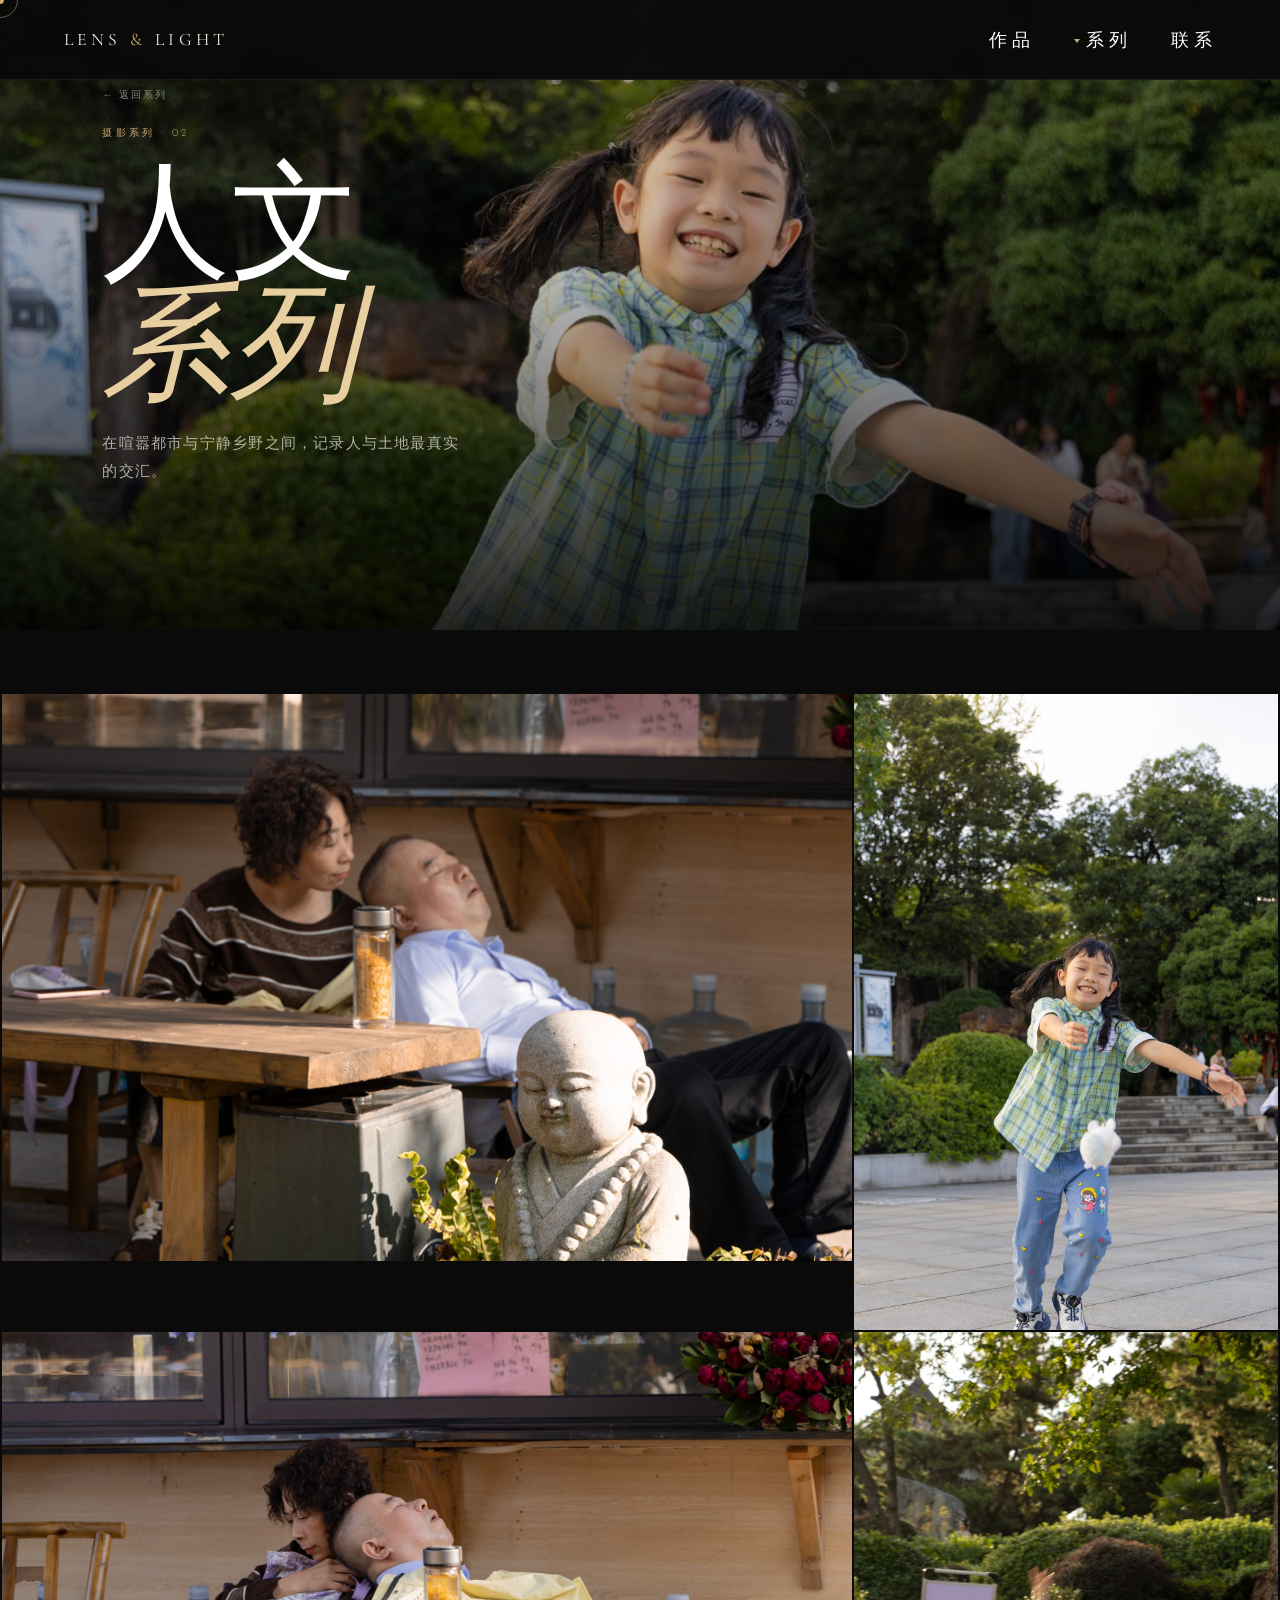
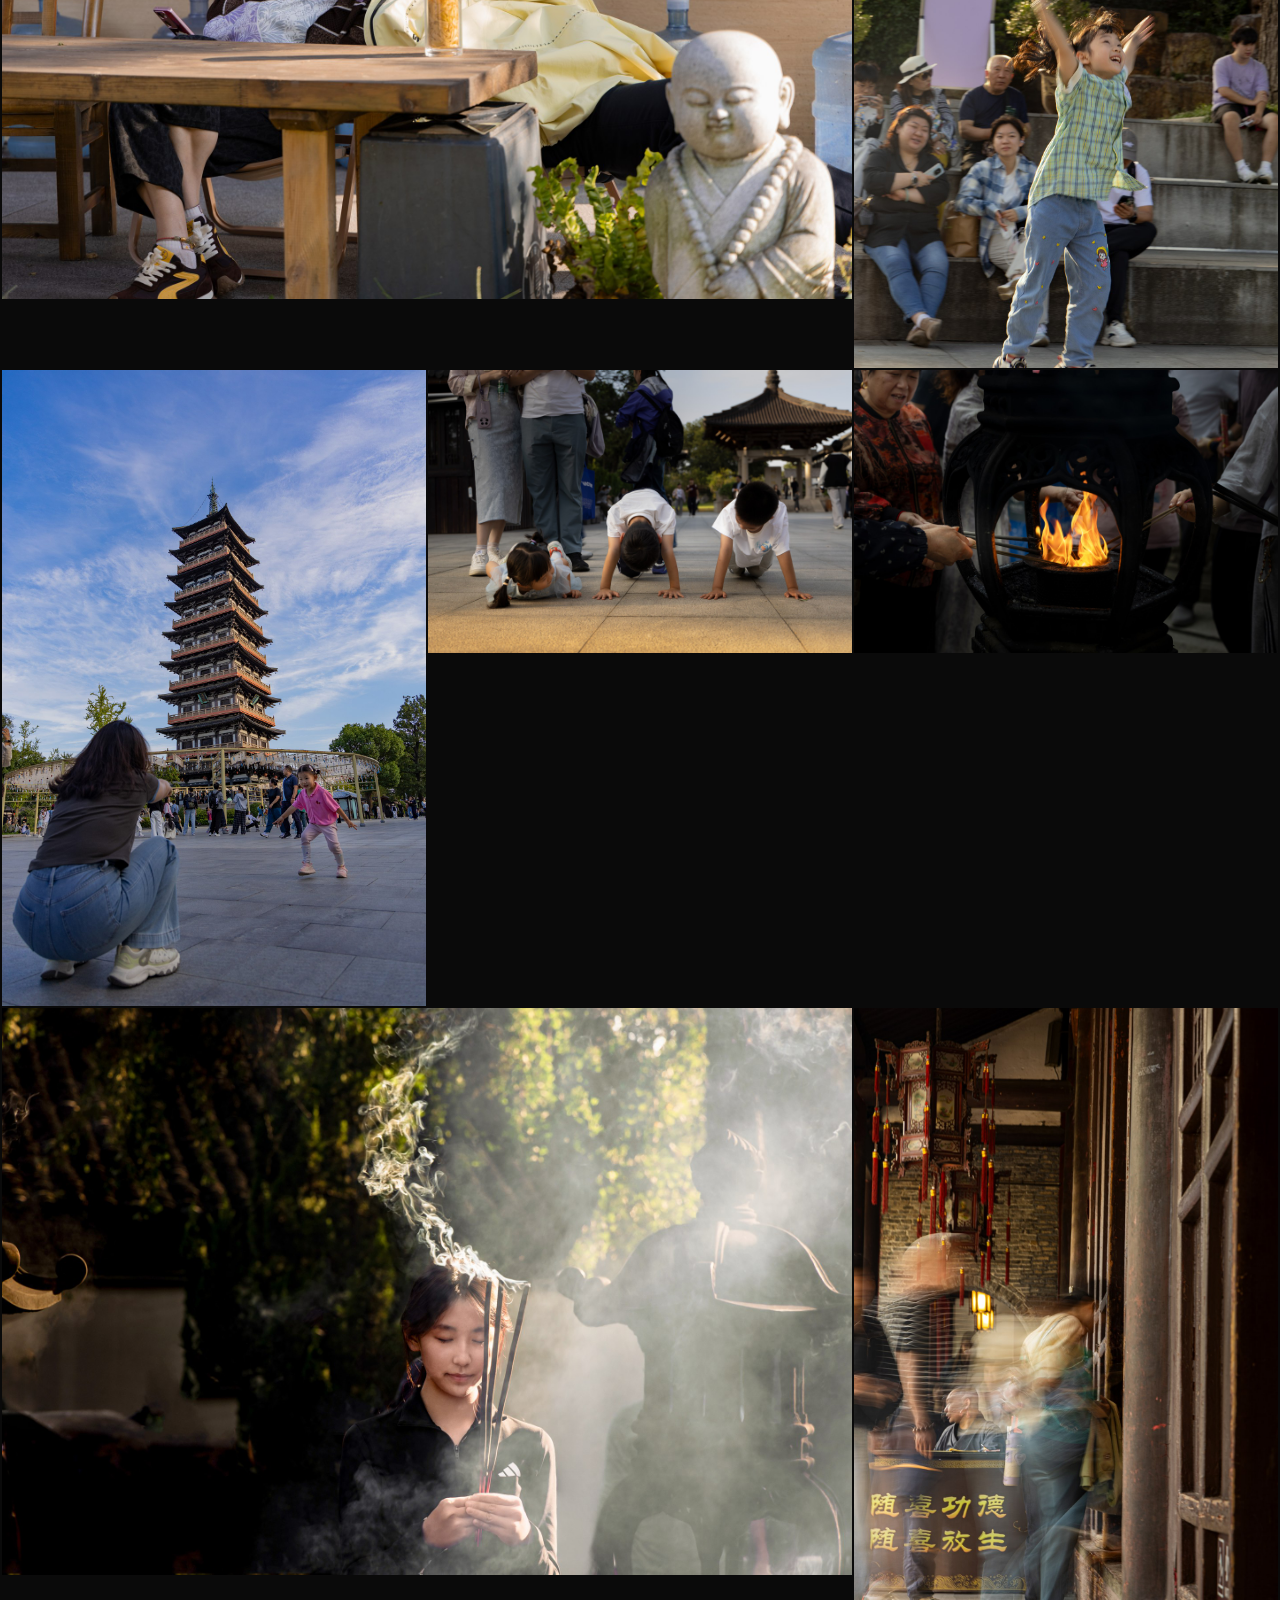
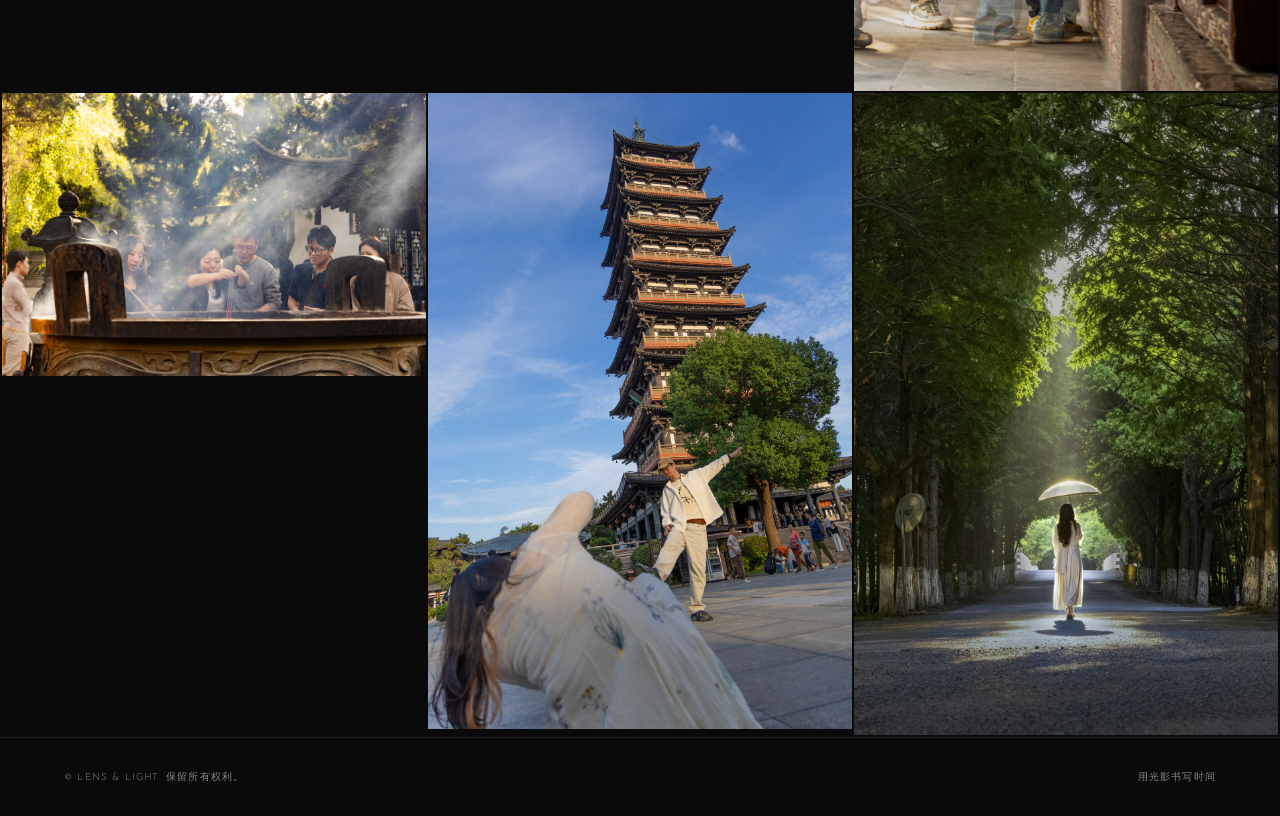
<file: code/series-humanistic.html>
<!DOCTYPE html>
<html lang="zh">
<head>
  <meta charset="UTF-8" />
  <meta name="viewport" content="width=device-width, initial-scale=1.0" />
  <title>人文系列 — LENS & LIGHT</title>
  <link rel="stylesheet" href="style.css" />
  <link rel="preconnect" href="https://fonts.googleapis.com" />
  <link rel="preconnect" href="https://fonts.gstatic.com" crossorigin />
  <link href="https://fonts.googleapis.com/css2?family=Cormorant+Garamond:ital,wght@0,300;0,400;0,600;1,300;1,400&family=Josefin+Sans:wght@100;300;400&display=swap" rel="stylesheet" />
  <link rel="dns-prefetch" href="https://images.unsplash.com" />
</head>
<body>

  <div class="cursor" id="cursor"></div>
  <div class="cursor-follower" id="cursorFollower"></div>

  <nav class="nav scrolled" id="nav">
    <a href="index.html" class="nav-logo">LENS <em>&</em> LIGHT</a>
    <div class="nav-menu" id="navMenu">
      <a href="index.html#work" class="nav-link">作品</a>
      <div class="nav-item">
        <a href="index.html#series" class="nav-link">系列</a>
        <div class="nav-dropdown">
          <a href="series-nature.html">自然</a>
          <a href="series-humanistic.html">人文</a>
          <a href="series-pets.html">萌宠</a>
          <a href="series-documentary.html">纪实</a>
        </div>
      </div>
      <a href="index.html#photographer-intro" class="nav-link">联系</a>
    </div>
    <div class="nav-toggle" id="navToggle"><span></span><span></span></div>
  </nav>

  <section class="series-hero">
    <div class="series-hero-bg" style="background-image:url('../images/人文/0015aca257838d3aba207fec3da9625d_web.jpg')"></div>
    <div class="series-hero-overlay"></div>
    <div class="series-hero-content">
      <a href="index.html#series" class="series-back">← 返回系列</a>
      <p class="hero-eyebrow">摄影系列 · 02</p>
      <h1 class="hero-title"><span>人文</span><em>系列</em></h1>
      <p class="hero-sub">在喧嚣都市与宁静乡野之间，记录人与土地最真实的交汇。</p>
    </div>
  </section>

  <section class="work" style="padding-top: 4rem;">
    <!-- gallery--natural: 图片按原始比例完整显示，不裁切；每行占满 3 列，不留空位 -->
    <div class="gallery gallery--natural" id="gallery">

      <!-- 行1：横图跨2列 + 竖图1列 -->
      <div class="gallery-item gallery-item--large">
        <img class="gallery-img" src="../images/人文/0015aca257838d3aba207fec3da9625d_web.jpg" alt="0015aca257838d3aba207fec3da9625d" loading="lazy">
      </div>
      <div class="gallery-item">
        <img class="gallery-img" src="../images/人文/5f94c23404db087af23c5eea8cd4c772_web.jpg" alt="5f94c23404db087af23c5eea8cd4c772" loading="lazy">
      </div>

      <!-- 行2：横图跨2列 + 竖图1列 -->
      <div class="gallery-item gallery-item--large">
        <img class="gallery-img" src="../images/人文/0170009f7dd824afa5ef083586a88068_web.jpg" alt="0170009f7dd824afa5ef083586a88068" loading="lazy">
      </div>
      <div class="gallery-item">
        <img class="gallery-img" src="../images/人文/731f18d653705c9f27579e717a209b83_web.jpg" alt="731f18d653705c9f27579e717a209b83" loading="lazy">
      </div>

      <!-- 行3：三张 1 列 -->
      <div class="gallery-item">
        <img class="gallery-img" src="../images/人文/a099915a66f386127d887e6a88004d25_web.jpg" alt="a099915a66f386127d887e6a88004d25" loading="lazy">
      </div>
      <div class="gallery-item">
        <img class="gallery-img" src="../images/人文/04f84061ac736e76ea62b4242c7881f0_web.jpg" alt="04f84061ac736e76ea62b4242c7881f0" loading="lazy">
      </div>
      <div class="gallery-item">
        <img class="gallery-img" src="../images/人文/50ec3e627f242095ca3342f4c543aaa8_web.jpg" alt="50ec3e627f242095ca3342f4c543aaa8" loading="lazy">
      </div>

      <!-- 行4：横图跨2列 + 竖图1列 -->
      <div class="gallery-item gallery-item--large">
        <img class="gallery-img" src="../images/人文/5b464d8ab8cd5dd1bbb4b04449434e7f_web.jpg" alt="5b464d8ab8cd5dd1bbb4b04449434e7f" loading="lazy">
      </div>
      <div class="gallery-item">
        <img class="gallery-img" src="../images/人文/e76b42fe8aa722b7500cfb729bfa89d3_web.jpg" alt="e76b42fe8aa722b7500cfb729bfa89d3" loading="lazy">
      </div>

      <!-- 行5：三张 1 列（e0b44977 由跨2列降为1列，腾出格位给新增的竖图） -->
      <div class="gallery-item">
        <img class="gallery-img" src="../images/人文/e0b44977a2883e1a67414dee5a9ffe47_web.jpg" alt="e0b44977a2883e1a67414dee5a9ffe47" loading="lazy">
      </div>
      <div class="gallery-item">
        <img class="gallery-img" src="../images/人文/fdbfd5c8703c847b6b75fa0bb1c4e741_web.jpg" alt="fdbfd5c8703c847b6b75fa0bb1c4e741" loading="lazy">
      </div>
      <div class="gallery-item">
        <img class="gallery-img" src="../images/人文/路中间_2_web.jpg" alt="路中间_2" loading="lazy">
      </div>

    </div>
  </section>

  <footer class="footer">
    <p>© LENS & LIGHT. 保留所有权利。</p>
    <p>用光影书写时间</p>
  </footer>

  <div class="lightbox" id="lightbox">
    <button class="lightbox-close" id="lightboxClose">✕</button>
    <div class="lightbox-img" id="lightboxImg"></div>
    <div class="lightbox-caption" id="lightboxCaption"></div>
  </div>

  <script src="script.js"></script>
</body>
</html>
</file>
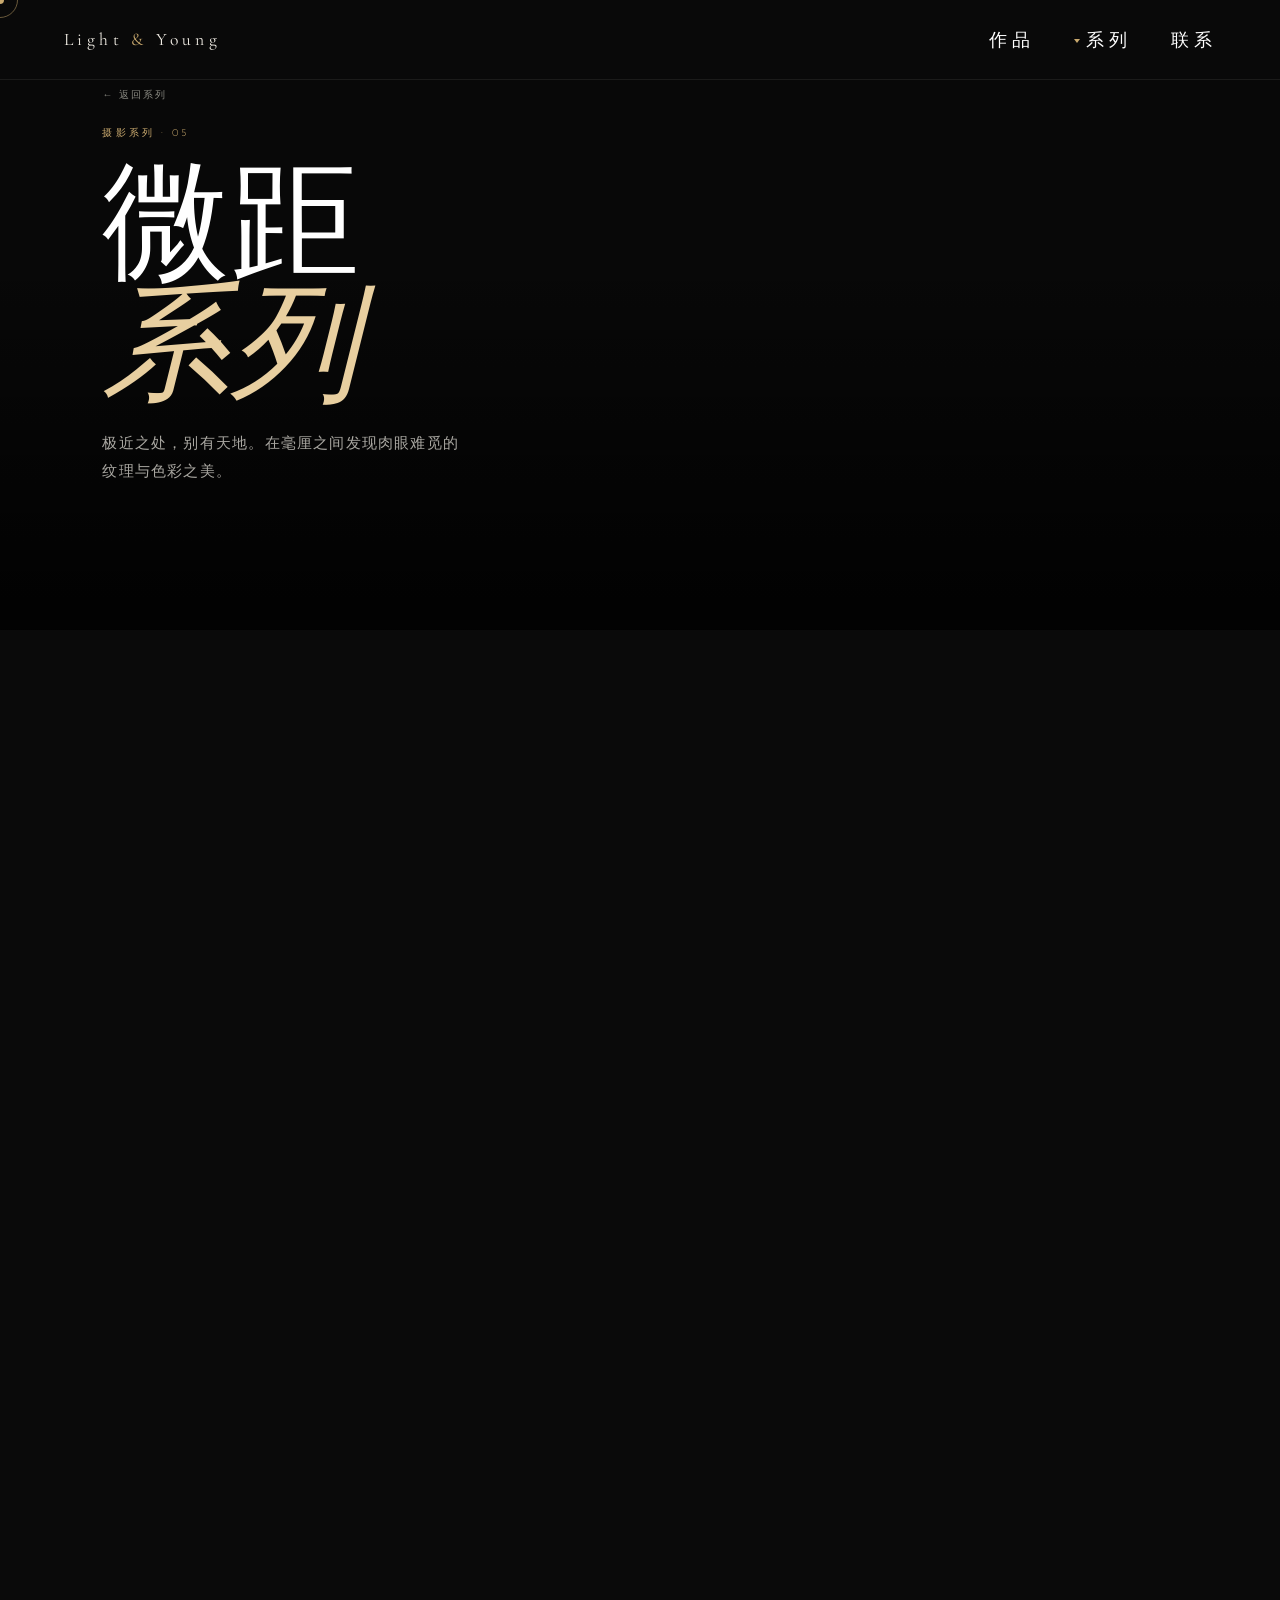
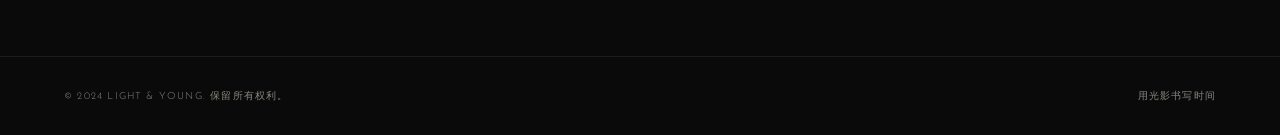
<file: code/series-macro.html>
<!DOCTYPE html>
<html lang="zh">
<head>
  <meta charset="UTF-8" />
  <meta name="viewport" content="width=device-width, initial-scale=1.0" />
  <title>微距系列 — Light & Young</title>
  <link rel="stylesheet" href="style.css" />
  <link rel="preconnect" href="https://fonts.googleapis.com" />
  <link rel="preconnect" href="https://fonts.gstatic.com" crossorigin />
  <link href="https://fonts.googleapis.com/css2?family=Cormorant+Garamond:ital,wght@0,300;0,400;0,600;1,300;1,400&family=Josefin+Sans:wght@100;300;400&display=swap" rel="stylesheet" />
  <link rel="dns-prefetch" href="https://images.unsplash.com" />
</head>
<body>

  <div class="cursor" id="cursor"></div>
  <div class="cursor-follower" id="cursorFollower"></div>

  <nav class="nav scrolled" id="nav">
    <a href="index.html" class="nav-logo">Light <em>&</em> Young</a>
    <div class="nav-menu" id="navMenu">
      <a href="index.html#work" class="nav-link">作品</a>
      <div class="nav-item">
        <a href="index.html#series" class="nav-link">系列</a>
        <div class="nav-dropdown">
          <a href="series-nature.html">自然</a>
          <a href="series-humanistic.html">人文</a>
          <a href="series-pets.html">萌宠</a>
          <a href="series-macro.html">微距</a>
        </div>
      </div>
      <a href="index.html#photographer-intro" class="nav-link">联系</a>
    </div>
    <div class="nav-toggle" id="navToggle"><span></span><span></span></div>
  </nav>

  <section class="series-hero">
    <div class="series-hero-bg" style="background-image:url('https://images.unsplash.com/photo-1558618666-fcd25c85cd64?w=1800&q=85')"></div>
    <div class="series-hero-overlay"></div>
    <div class="series-hero-content">
      <a href="index.html#series" class="series-back">← 返回系列</a>
      <p class="hero-eyebrow">摄影系列 · 05</p>
      <h1 class="hero-title"><span>微距</span><em>系列</em></h1>
      <p class="hero-sub">极近之处，别有天地。在毫厘之间发现肉眼难觅的纹理与色彩之美。</p>
    </div>
  </section>

  <section class="work" style="padding-top: 4rem;">
    <div class="gallery" id="gallery">
      <div class="gallery-item">
        <div class="gallery-img" style="background-image:url('https://images.unsplash.com/photo-1550159930-40066082a4fc?w=800&q=80')"></div>
      </div>
      <div class="gallery-item gallery-item--large">
        <div class="gallery-img" style="background-image:url('https://images.unsplash.com/photo-1558618666-fcd25c85cd64?w=1200&q=80')"></div>
      </div>
      <div class="gallery-item">
        <div class="gallery-img" style="background-image:url('https://images.unsplash.com/photo-1502472584811-0a2f2feb8968?w=800&q=80')"></div>
      </div>
      <div class="gallery-item">
        <div class="gallery-img" style="background-image:url('https://images.unsplash.com/photo-1516912481808-3406841bd33c?w=800&q=80')"></div>
      </div>
      <div class="gallery-item gallery-item--large">
        <div class="gallery-img" style="background-image:url('https://images.unsplash.com/photo-1444418776041-9c7e33cc5a9c?w=1200&q=80')"></div>
      </div>
    </div>
  </section>

  <footer class="footer">
    <p>© 2024 Light & Young. 保留所有权利。</p>
    <p>用光影书写时间</p>
  </footer>

  <div class="lightbox" id="lightbox">
    <button class="lightbox-close" id="lightboxClose">✕</button>
    <div class="lightbox-img" id="lightboxImg"></div>
    <div class="lightbox-caption" id="lightboxCaption"></div>
  </div>

  <style>
    .series-hero {
      position: relative;
      height: 70vh; min-height: 480px;
      display: flex; align-items: flex-end;
      padding-bottom: clamp(3rem, 8vw, 6rem);
      padding-left: clamp(1.5rem, 8vw, 8rem);
      overflow: hidden;
    }
    .series-hero-bg {
      position: absolute; inset: 0;
      background-size: cover; background-position: center;
      transform: scale(1.05);
      transition: transform 8s ease;
    }
    .series-hero:hover .series-hero-bg { transform: scale(1); }
    .series-hero-overlay {
      position: absolute; inset: 0;
      background: linear-gradient(to top, rgba(0,0,0,0.85) 0%, rgba(0,0,0,0.2) 60%);
    }
    .series-hero-content {
      position: relative; z-index: 2;
      padding-top: var(--nav-h);
    }
    .series-back {
      display: inline-block;
      font-size: 0.62rem; letter-spacing: 0.2em; text-transform: uppercase;
      color: var(--text-muted);
      margin-bottom: 1.5rem;
      transition: color 0.3s;
    }
    .series-back:hover { color: var(--accent); }
    .nav.scrolled { background: rgba(10,10,10,0.96); backdrop-filter: blur(20px); }
  </style>
  <script src="script.js"></script>
</body>
</html>
</file>
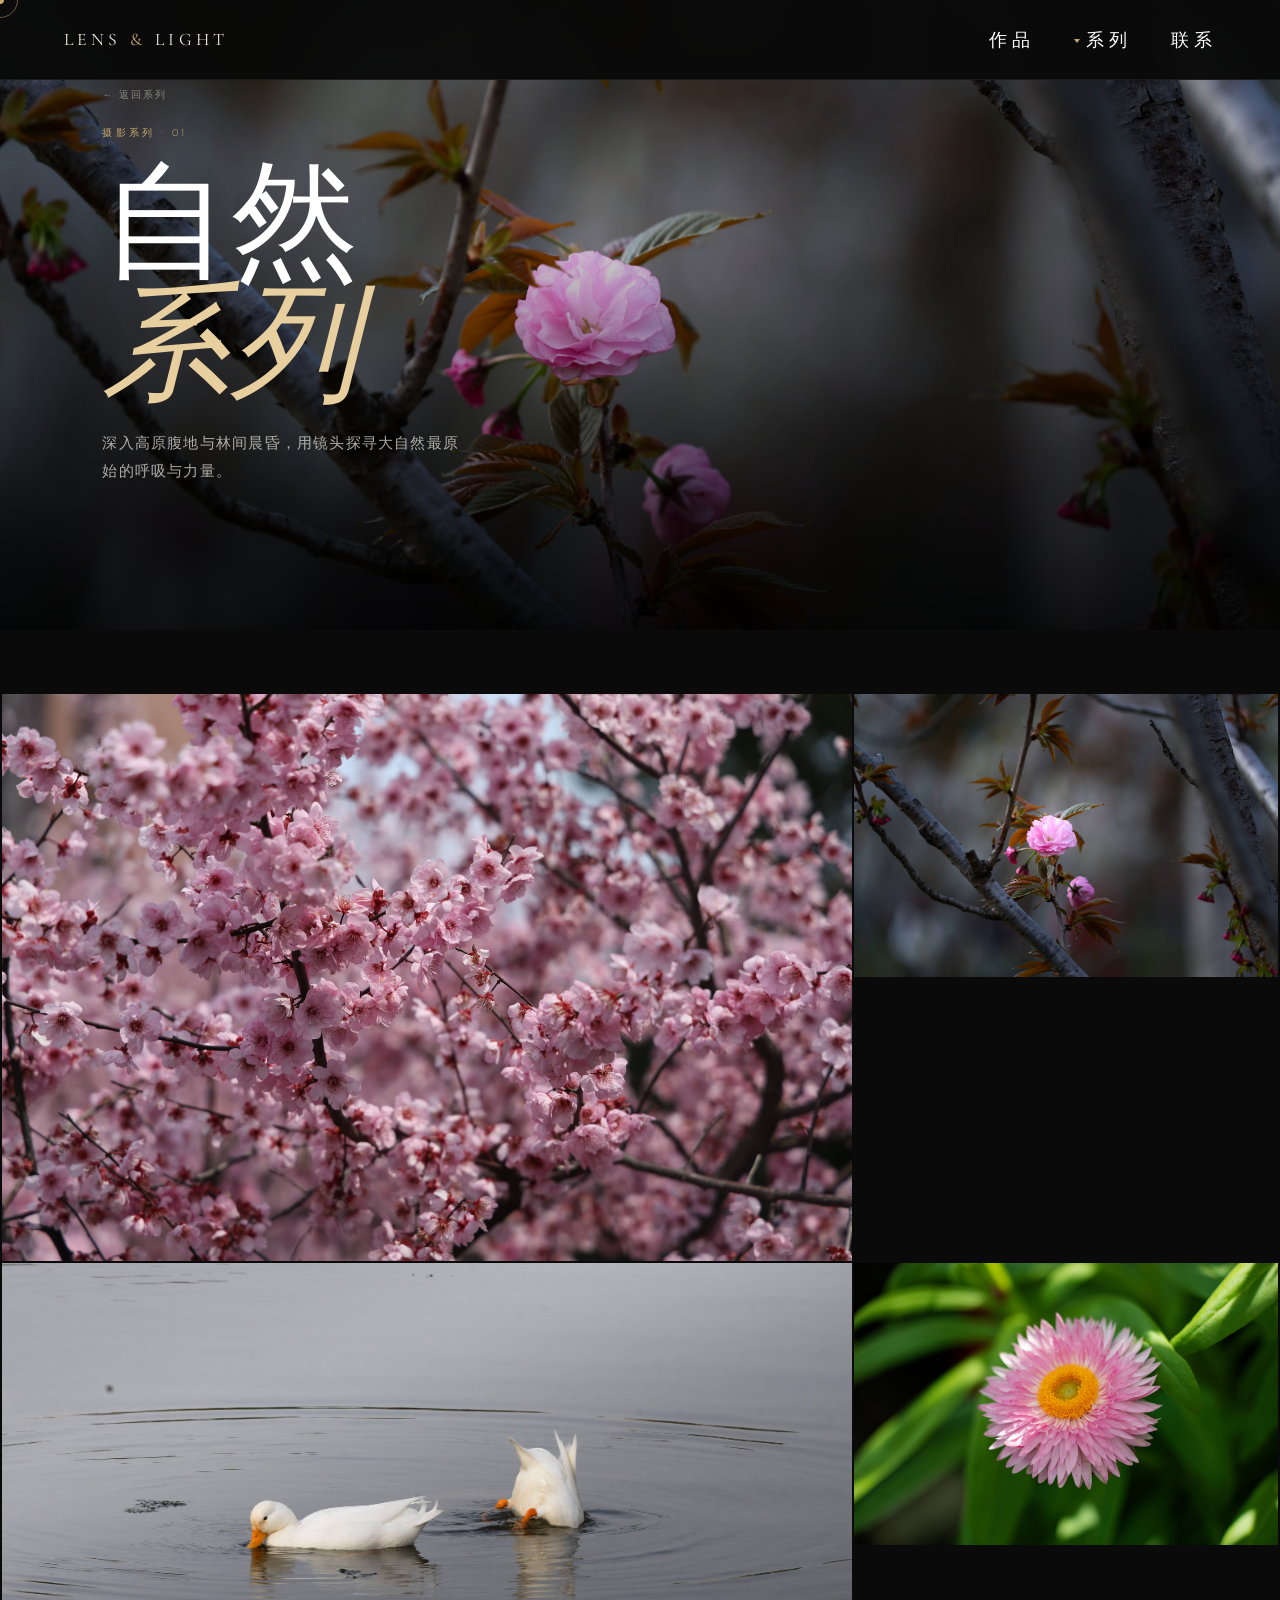
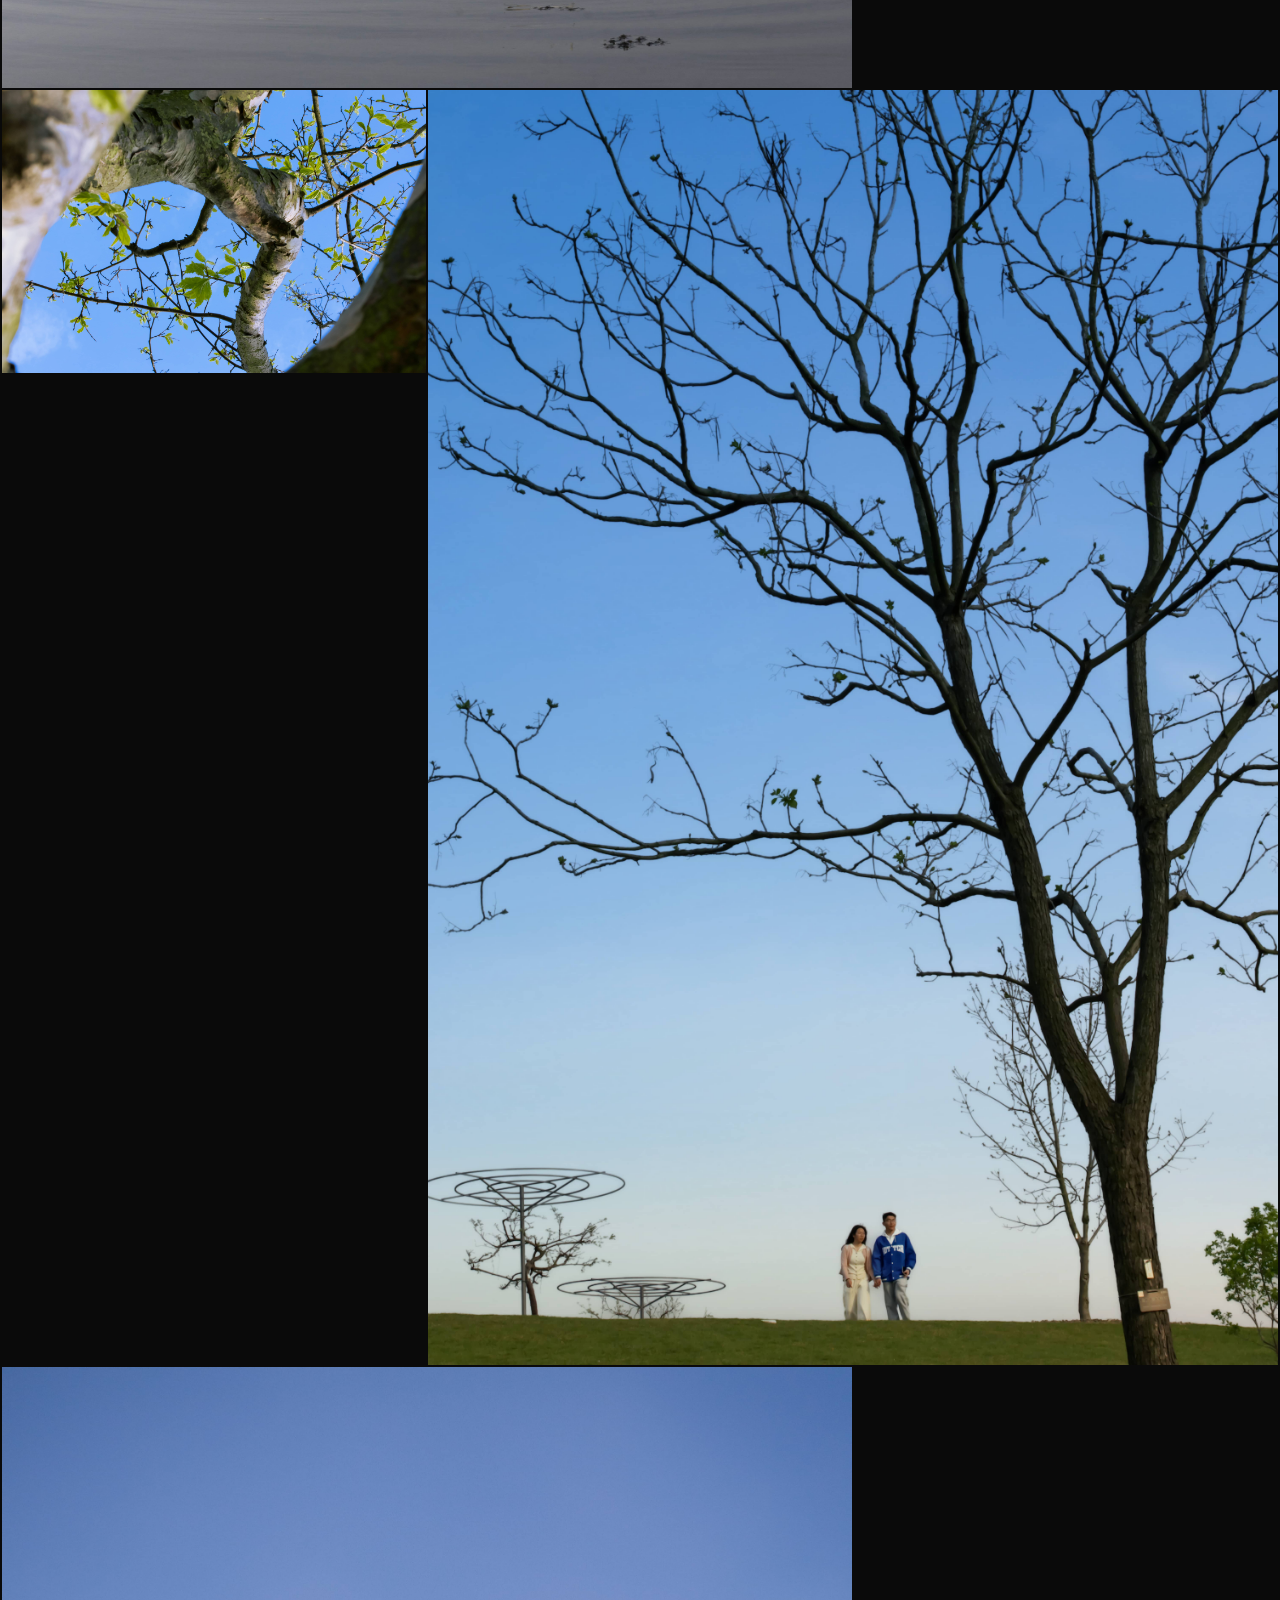
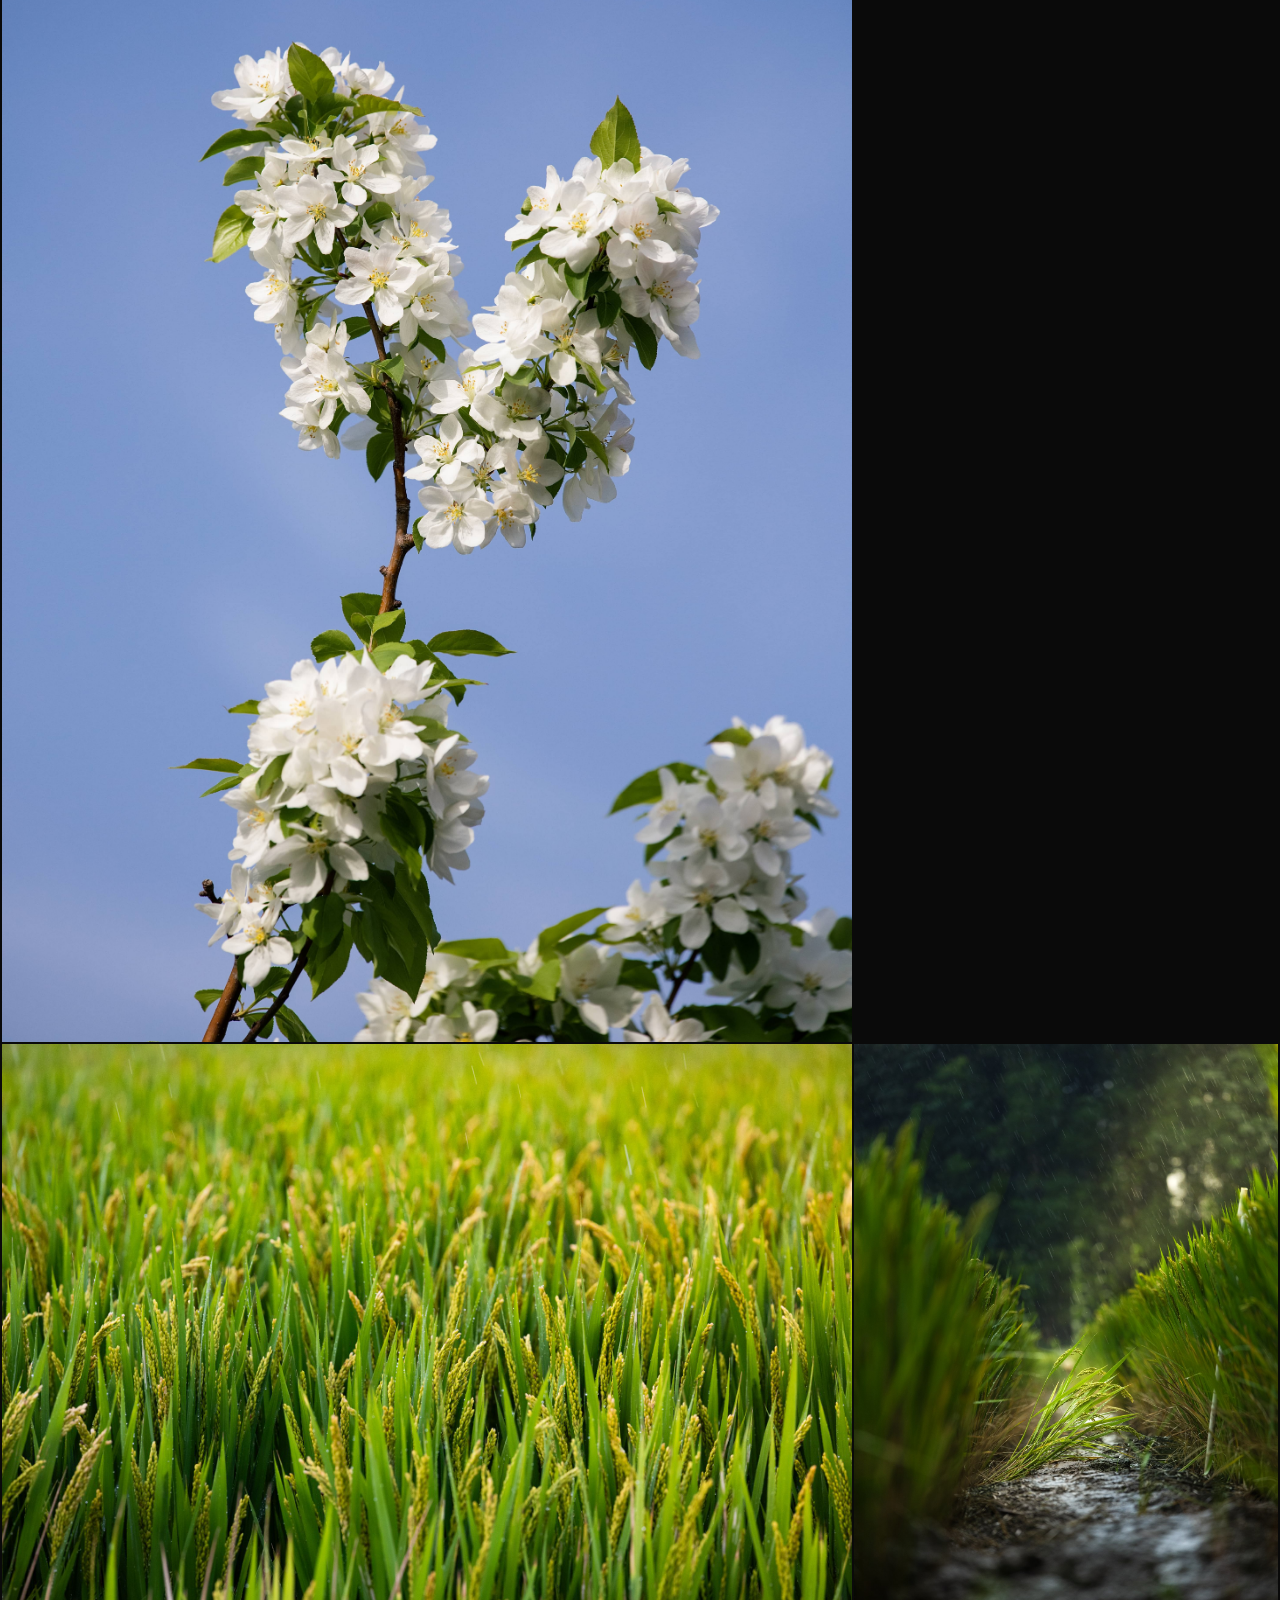
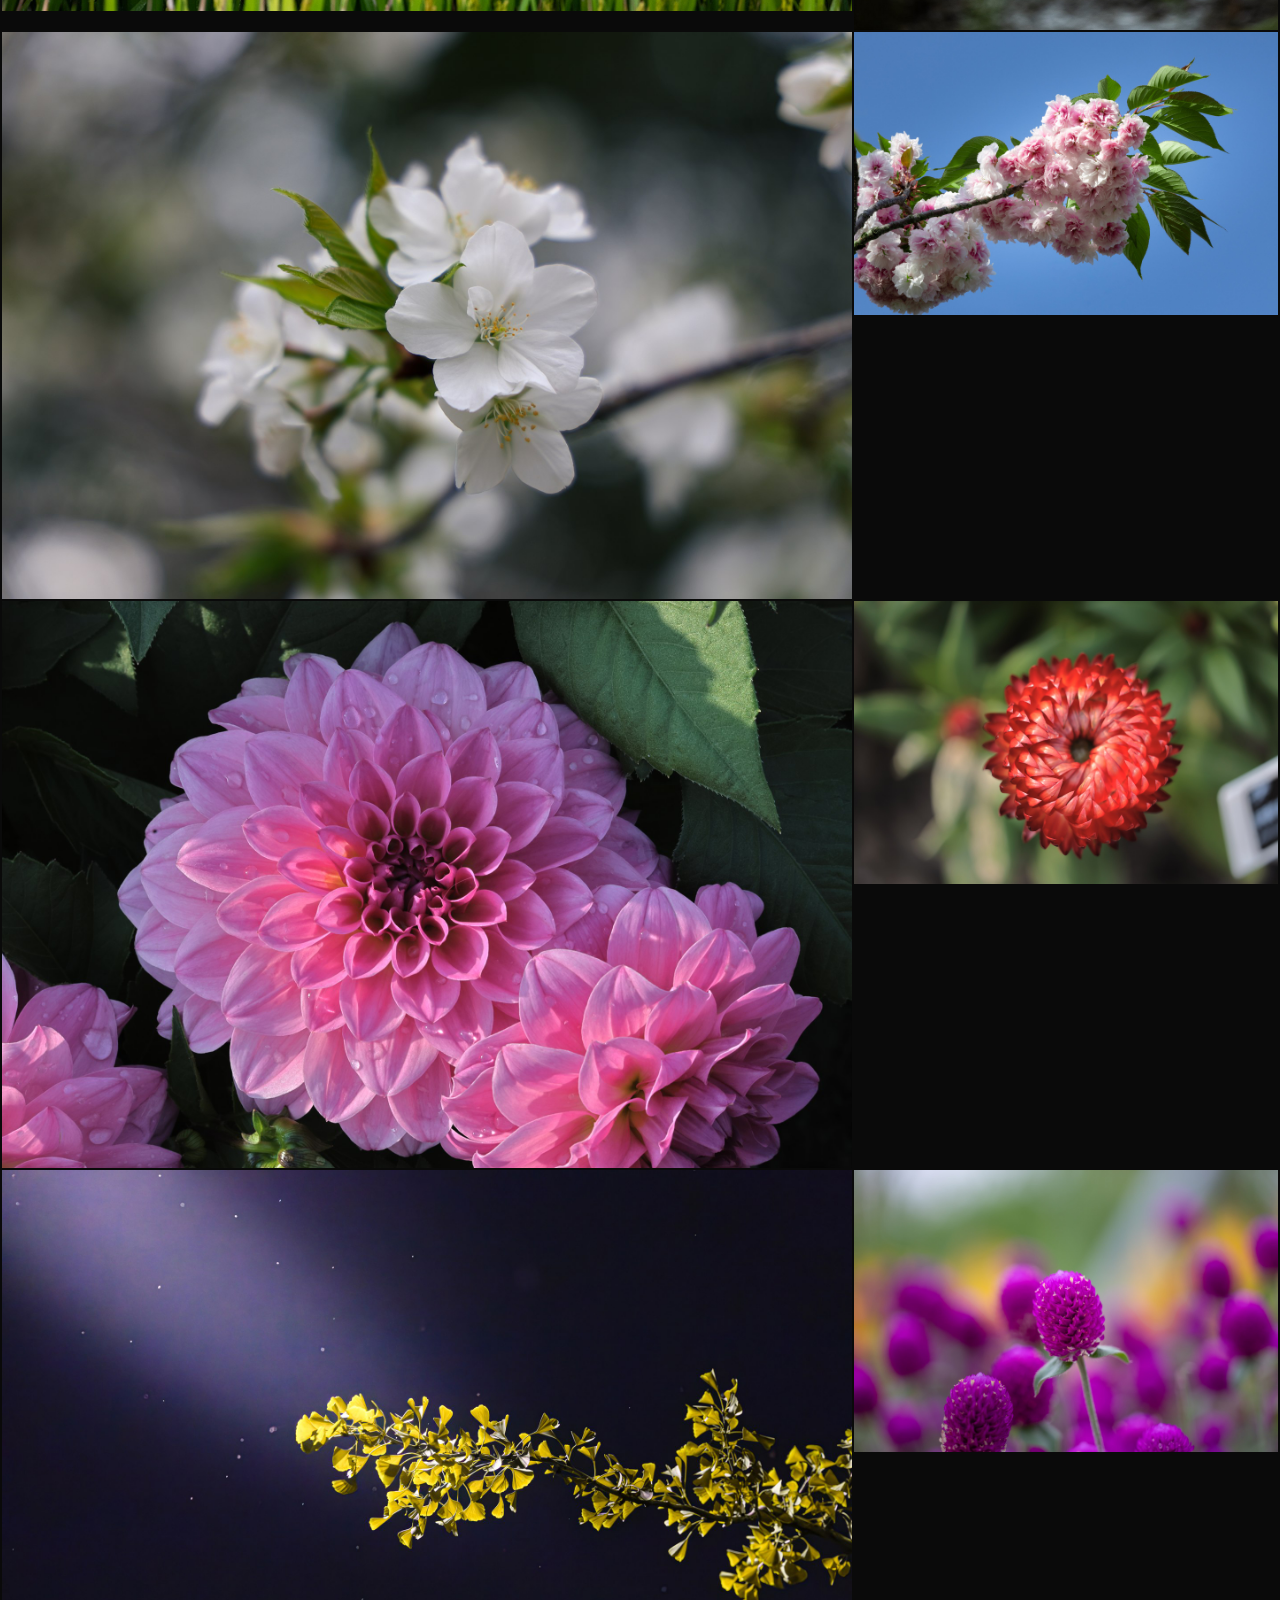
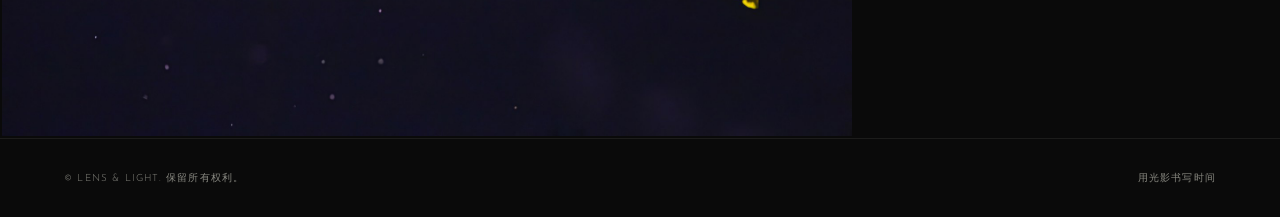
<file: code/series-nature.html>
<!DOCTYPE html>
<html lang="zh">
<head>
  <meta charset="UTF-8" />
  <meta name="viewport" content="width=device-width, initial-scale=1.0" />
  <title>自然系列 — LENS & LIGHT</title>
  <link rel="stylesheet" href="style.css" />
  <link rel="preconnect" href="https://fonts.googleapis.com" />
  <link rel="preconnect" href="https://fonts.gstatic.com" crossorigin />
  <link href="https://fonts.googleapis.com/css2?family=Cormorant+Garamond:ital,wght@0,300;0,400;0,600;1,300;1,400&family=Josefin+Sans:wght@100;300;400&display=swap" rel="stylesheet" />
  <link rel="dns-prefetch" href="https://images.unsplash.com" />
</head>
<body>

  <div class="cursor" id="cursor"></div>
  <div class="cursor-follower" id="cursorFollower"></div>

  <nav class="nav scrolled" id="nav">
    <a href="index.html" class="nav-logo">LENS <em>&</em> LIGHT</a>
    <div class="nav-menu" id="navMenu">
      <a href="index.html#work" class="nav-link">作品</a>
      <div class="nav-item">
        <a href="index.html#series" class="nav-link">系列</a>
        <div class="nav-dropdown">
          <a href="series-nature.html">自然</a>
          <a href="series-humanistic.html">人文</a>
          <a href="series-pets.html">萌宠</a>
          <a href="series-documentary.html">纪实</a>
        </div>
      </div>
      <a href="index.html#photographer-intro" class="nav-link">联系</a>
    </div>
    <div class="nav-toggle" id="navToggle"><span></span><span></span></div>
  </nav>

  <!-- Series Hero -->
  <section class="series-hero">
    <div class="series-hero-bg" style="background-image:url('../images/自然/桃花.jpg')"></div>
    <div class="series-hero-overlay"></div>
    <div class="series-hero-content">
      <a href="index.html#series" class="series-back">← 返回系列</a>
      <p class="hero-eyebrow">摄影系列 · 01</p>
      <h1 class="hero-title"><span>自然</span><em>系列</em></h1>
      <p class="hero-sub">深入高原腹地与林间晨昏，用镜头探寻大自然最原始的呼吸与力量。</p>
    </div>
  </section>

  <!-- Gallery -->
  <section class="work" style="padding-top: 4rem;">
    <div class="gallery gallery--natural" id="gallery">
      <div class="gallery-item gallery-item--large">
        <img class="gallery-img" src="../images/自然/桃花.jpg" alt="自然" loading="lazy">
      </div>
      <div class="gallery-item">
        <img class="gallery-img" src="../images/自然/牡丹.jpg" alt="自然" loading="lazy">
      </div>
      <div class="gallery-item gallery-item--wide">
        <img class="gallery-img" src="../images/自然/鸭子.jpg" alt="自然" loading="lazy">
      </div>
      <div class="gallery-item">
        <img class="gallery-img" src="../images/自然/粉花.jpg" alt="自然" loading="lazy">
      </div>
      <div class="gallery-item">
        <img class="gallery-img" src="../images/自然/绿芽.jpg" alt="自然" loading="lazy">
      </div>
      <div class="gallery-item gallery-item--large">
        <img class="gallery-img" src="../images/自然/枯树.jpg" alt="自然" loading="lazy">
      </div>
      <div class="gallery-item gallery-item--large">
        <img class="gallery-img" src="../images/自然/yeah.jpg" alt="自然" loading="lazy">
      </div>
      <div class="gallery-item gallery-item--large">
        <img class="gallery-img" src="../images/自然/IMG_8397_web.jpg" alt="雨中稻穗" loading="lazy">
      </div>
      <div class="gallery-item">
        <img class="gallery-img" src="../images/自然/IMG_8407_web.jpg" alt="雨中田埂" loading="lazy">
      </div>
      <div class="gallery-item gallery-item--large">
        <img class="gallery-img" src="../images/自然/IMG_4771_web.jpg" alt="枝头白花" loading="lazy">
      </div>
      <div class="gallery-item">
        <img class="gallery-img" src="../images/自然/IMG_6003_web.jpg" alt="晴空粉樱" loading="lazy">
      </div>
      <div class="gallery-item gallery-item--large">
        <img class="gallery-img" src="../images/自然/IMG_6145_web.jpg" alt="大丽花" loading="lazy">
      </div>
      <div class="gallery-item">
        <img class="gallery-img" src="../images/自然/IMG_6153_web.jpg" alt="红菊" loading="lazy">
      </div>
      <div class="gallery-item gallery-item--large">
        <img class="gallery-img" src="../images/自然/IMG_8641_web.jpg" alt="夜色中的银杏" loading="lazy">
      </div>
      <div class="gallery-item">
        <img class="gallery-img" src="../images/自然/IMG_8470_web.jpg" alt="紫色千日红" loading="lazy">
      </div>
    </div>
  </section>

  <footer class="footer">
    <p>© LENS & LIGHT. 保留所有权利。</p>
    <p>用光影书写时间</p>
  </footer>

  <div class="lightbox" id="lightbox">
    <button class="lightbox-close" id="lightboxClose">✕</button>
    <div class="lightbox-img" id="lightboxImg"></div>
    <div class="lightbox-caption" id="lightboxCaption"></div>
  </div>

  <script src="script.js"></script>
</body>
</html>
</file>
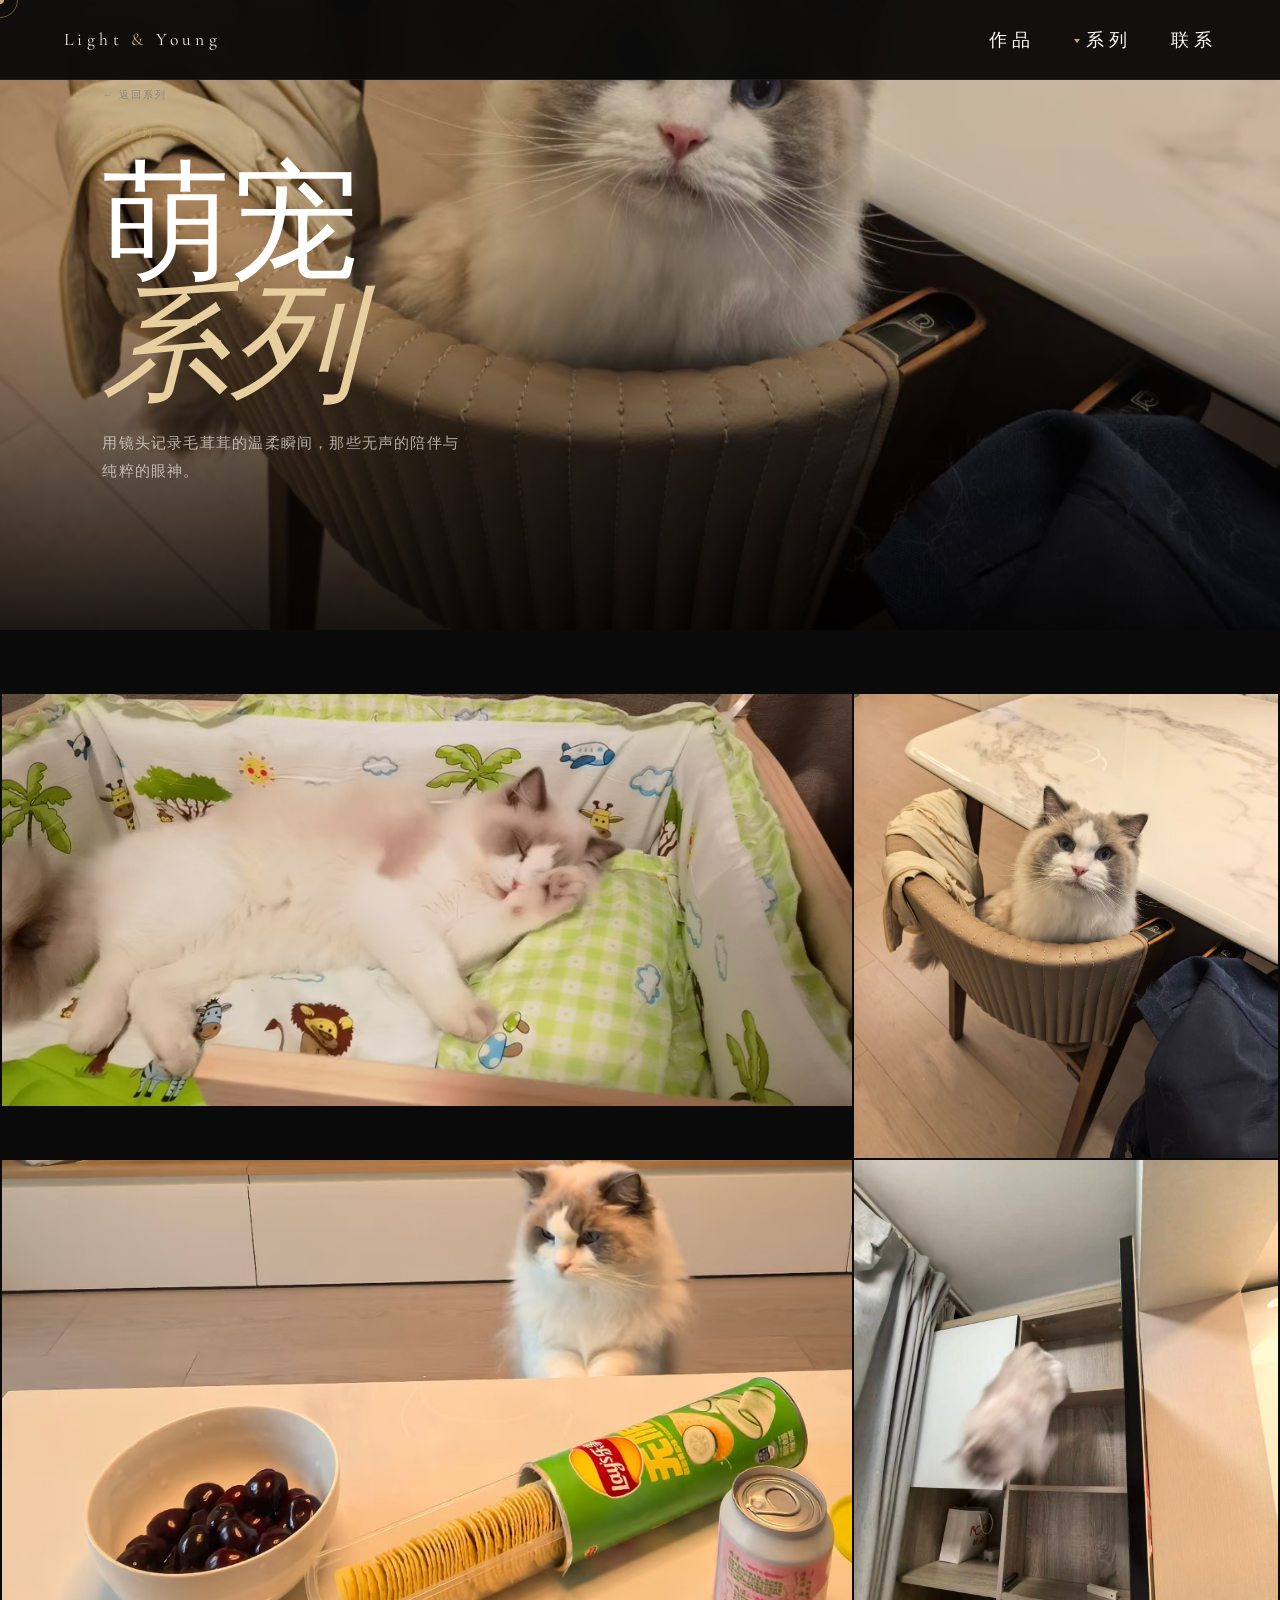
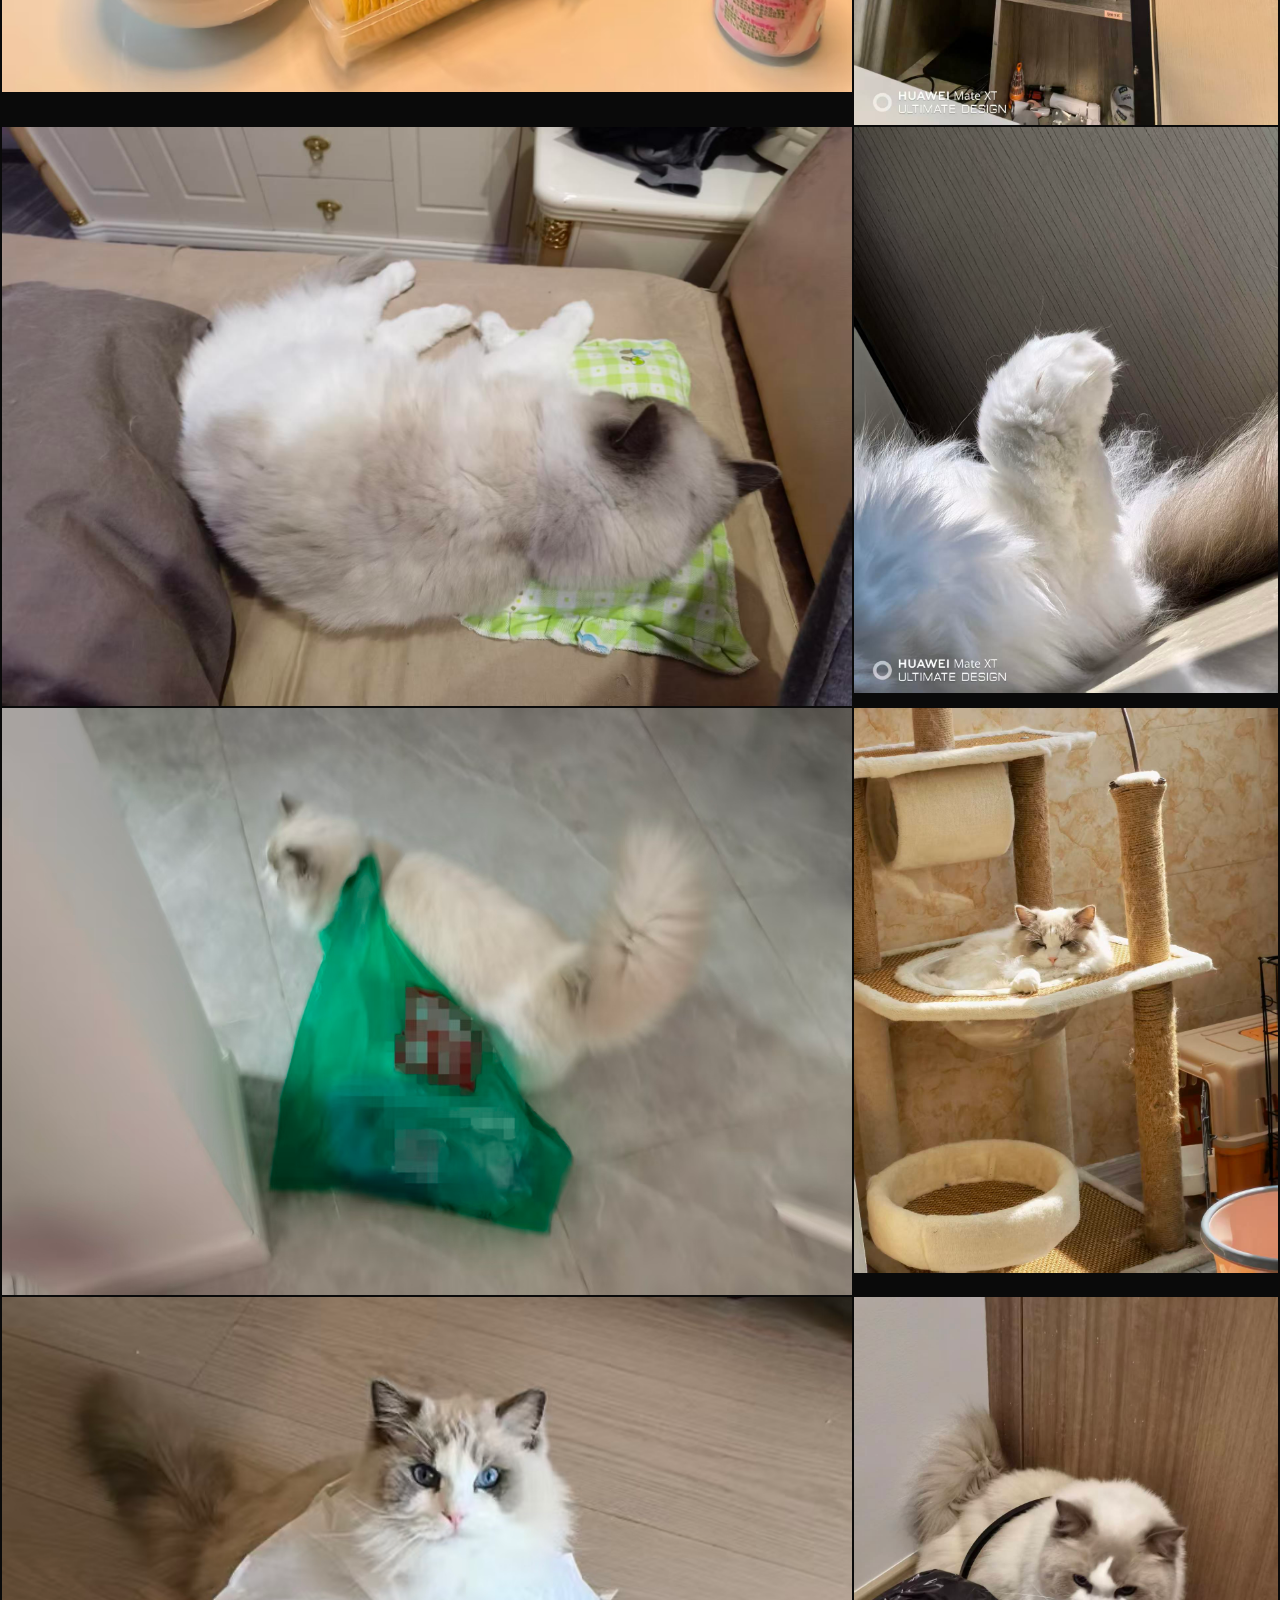
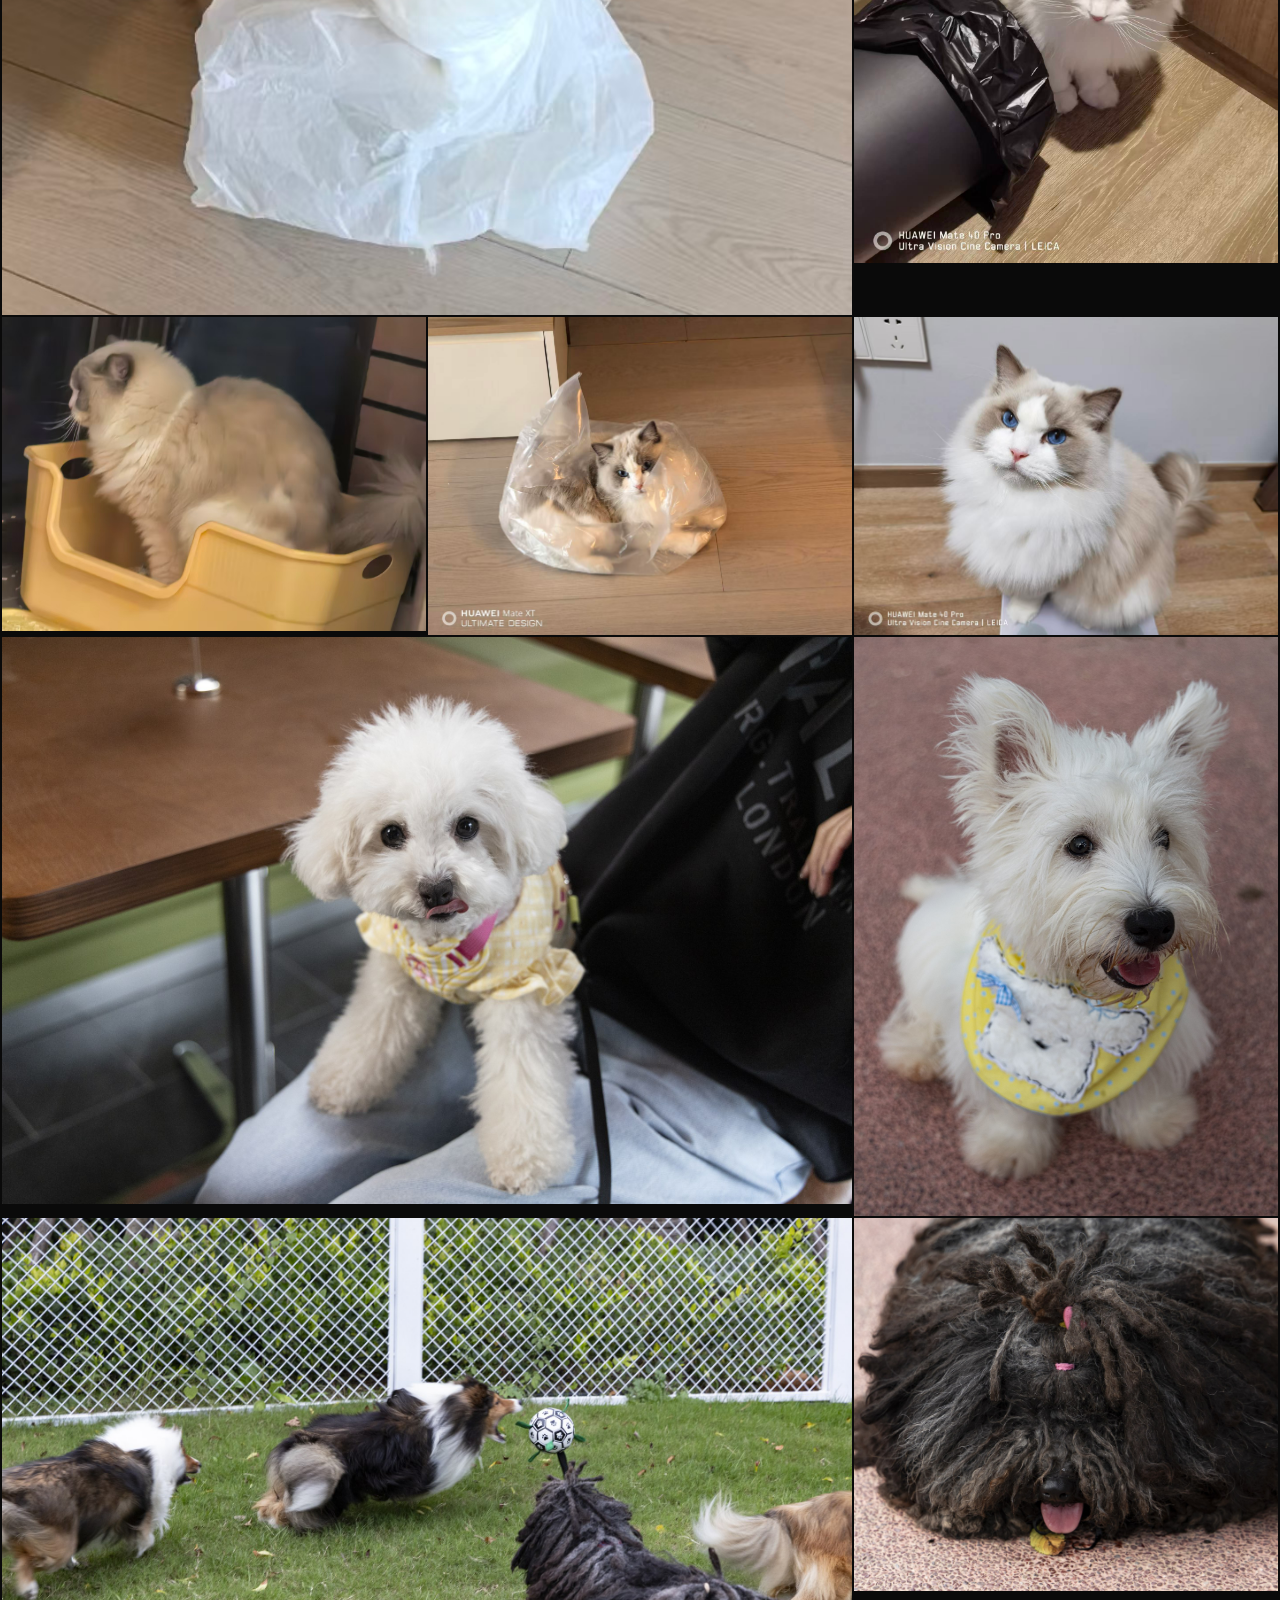
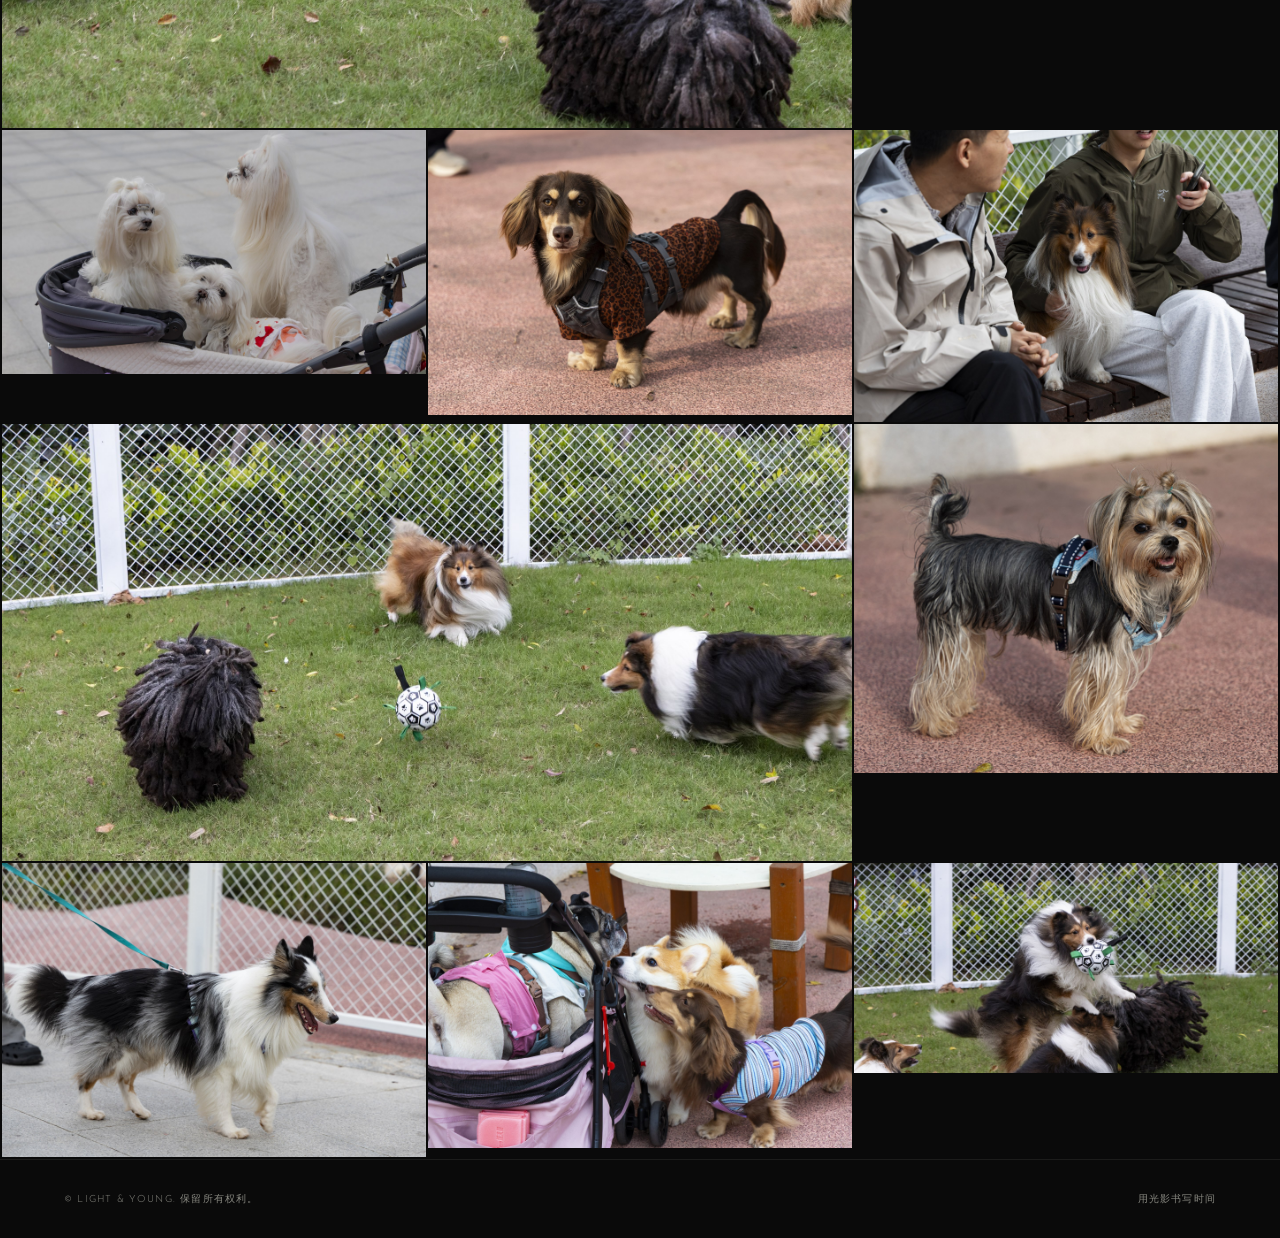
<file: code/series-pets.html>
<!DOCTYPE html>
<html lang="zh">
<head>
  <meta charset="UTF-8" />
  <meta name="viewport" content="width=device-width, initial-scale=1.0" />
  <title>萌宠系列 — Light & Young</title>
  <link rel="stylesheet" href="style.css" />
  <link rel="preconnect" href="https://fonts.googleapis.com" />
  <link rel="preconnect" href="https://fonts.gstatic.com" crossorigin />
  <link href="https://fonts.googleapis.com/css2?family=Cormorant+Garamond:ital,wght@0,300;0,400;0,600;1,300;1,400&family=Josefin+Sans:wght@100;300;400&display=swap" rel="stylesheet" />
  <link rel="dns-prefetch" href="https://images.unsplash.com" />
</head>
<body>

  <div class="cursor" id="cursor"></div>
  <div class="cursor-follower" id="cursorFollower"></div>

  <nav class="nav scrolled" id="nav">
    <a href="index.html" class="nav-logo">Light <em>&</em> Young</a>
    <div class="nav-menu" id="navMenu">
      <a href="index.html#work" class="nav-link">作品</a>
      <div class="nav-item">
        <a href="index.html#series" class="nav-link">系列</a>
        <div class="nav-dropdown">
          <a href="series-nature.html">自然</a>
          <a href="series-humanistic.html">人文</a>
          <a href="series-pets.html">萌宠</a>
          <a href="series-documentary.html">纪实</a>
        </div>
      </div>
      <a href="index.html#photographer-intro" class="nav-link">联系</a>
    </div>
    <div class="nav-toggle" id="navToggle"><span></span><span></span></div>
  </nav>

  <section class="series-hero">
    <div class="series-hero-bg" style="background-image:url('../images/萌宠/81ac140db500c3d2b1e94ab76defc582.jpg')"></div>
    <div class="series-hero-overlay"></div>
    <div class="series-hero-content">
      <a href="index.html#series" class="series-back">← 返回系列</a>
      <p class="hero-eyebrow">摄影系列 · 03</p>
      <h1 class="hero-title"><span>萌宠</span><em>系列</em></h1>
      <p class="hero-sub">用镜头记录毛茸茸的温柔瞬间，那些无声的陪伴与纯粹的眼神。</p>
    </div>
  </section>

  <section class="work" style="padding-top: 4rem;">
    <div class="gallery gallery--natural" id="gallery">

      <!-- 行1：横图跨2列 + 竖图1列（首图与 hero 兜底背景保持一致） -->
      <div class="gallery-item gallery-item--large">
        <img class="gallery-img" src="../images/萌宠/81ac140db500c3d2b1e94ab76defc582.jpg" alt="萌宠" loading="lazy">
      </div>
      <div class="gallery-item">
        <img class="gallery-img" src="../images/萌宠/e84fe3782e0adb4ec925d021fa5b7994.jpg" alt="萌宠" loading="lazy">
      </div>

      <!-- 行2 -->
      <div class="gallery-item gallery-item--large">
        <img class="gallery-img" src="../images/萌宠/1ad73294045e4cc83952a8a599420d9f.jpg" alt="萌宠" loading="lazy">
      </div>
      <div class="gallery-item">
        <img class="gallery-img" src="../images/萌宠/68088934f439ab1a01ba6628d6b2d530.jpg" alt="萌宠" loading="lazy">
      </div>

      <!-- 行3 -->
      <div class="gallery-item gallery-item--large">
        <img class="gallery-img" src="../images/萌宠/1fbdcfa8bf2739242c52c2dce2da2627.jpg" alt="萌宠" loading="lazy">
      </div>
      <div class="gallery-item">
        <img class="gallery-img" src="../images/萌宠/a2e67a69957c7858efe4cce7821eb934.jpg" alt="萌宠" loading="lazy">
      </div>

      <!-- 行4 -->
      <div class="gallery-item gallery-item--large">
        <img class="gallery-img" src="../images/萌宠/79cdae9908f8d63158d51ee4b74ea16b.jpg" alt="萌宠" loading="lazy">
      </div>
      <div class="gallery-item">
        <img class="gallery-img" src="../images/萌宠/d2c1d2d2002900daae14e052a33892f0.jpg" alt="萌宠" loading="lazy">
      </div>

      <!-- 行5 -->
      <div class="gallery-item gallery-item--large">
        <img class="gallery-img" src="../images/萌宠/229260d5489f8ccf8aa65d1ceae682f6.jpg" alt="萌宠" loading="lazy">
      </div>
      <div class="gallery-item">
        <img class="gallery-img" src="../images/萌宠/fd6f24074c26df60c8b61a1c0f77f0be.jpg" alt="萌宠" loading="lazy">
      </div>

      <!-- 行6：三张 1 列 -->
      <div class="gallery-item">
        <img class="gallery-img" src="../images/萌宠/1b66974c4c671f2b1ab6e9e463b64b04.jpg" alt="萌宠" loading="lazy">
      </div>
      <div class="gallery-item">
        <img class="gallery-img" src="../images/萌宠/499927961886f6e400b80d428680b919.jpg" alt="萌宠" loading="lazy">
      </div>
      <div class="gallery-item">
        <img class="gallery-img" src="../images/萌宠/af3aa28c5b0dafc2e52ea262f0b311f9.jpg" alt="萌宠" loading="lazy">
      </div>

      <!-- 行7：新增 4D6A0385（横） + 4D6A0305（竖） -->
      <div class="gallery-item gallery-item--large">
        <img class="gallery-img" src="../images/萌宠/4D6A0385_web.jpg" alt="萌宠" loading="lazy">
      </div>
      <div class="gallery-item">
        <img class="gallery-img" src="../images/萌宠/4D6A0305_web.jpg" alt="萌宠" loading="lazy">
      </div>

      <!-- 行8 -->
      <div class="gallery-item gallery-item--large">
        <img class="gallery-img" src="../images/萌宠/4D6A0541_web.jpg" alt="萌宠" loading="lazy">
      </div>
      <div class="gallery-item">
        <img class="gallery-img" src="../images/萌宠/4D6A0258_web.jpg" alt="萌宠" loading="lazy">
      </div>

      <!-- 行9：三张 1 列 -->
      <div class="gallery-item">
        <img class="gallery-img" src="../images/萌宠/4D6A0083_web.jpg" alt="萌宠" loading="lazy">
      </div>
      <div class="gallery-item">
        <img class="gallery-img" src="../images/萌宠/4D6A0232_web.jpg" alt="萌宠" loading="lazy">
      </div>
      <div class="gallery-item">
        <img class="gallery-img" src="../images/萌宠/4D6A0289_web.jpg" alt="萌宠" loading="lazy">
      </div>

      <!-- 行10 -->
      <div class="gallery-item gallery-item--large">
        <img class="gallery-img" src="../images/萌宠/4D6A0522_web.jpg" alt="萌宠" loading="lazy">
      </div>
      <div class="gallery-item">
        <img class="gallery-img" src="../images/萌宠/4D6A0212_web.jpg" alt="萌宠" loading="lazy">
      </div>

      <!-- 行11：三张 1 列 -->
      <div class="gallery-item">
        <img class="gallery-img" src="../images/萌宠/4D6A0359_1_web.jpg" alt="萌宠" loading="lazy">
      </div>
      <div class="gallery-item">
        <img class="gallery-img" src="../images/萌宠/4D6A0430_web.jpg" alt="萌宠" loading="lazy">
      </div>
      <div class="gallery-item">
        <img class="gallery-img" src="../images/萌宠/4D6A0584_web.jpg" alt="萌宠" loading="lazy">
      </div>
    </div>
  </section>

  <footer class="footer">
    <p>© Light & Young. 保留所有权利。</p>
    <p>用光影书写时间</p>
  </footer>

  <div class="lightbox" id="lightbox">
    <button class="lightbox-close" id="lightboxClose">✕</button>
    <div class="lightbox-img" id="lightboxImg"></div>
    <div class="lightbox-caption" id="lightboxCaption"></div>
  </div>

  <script src="script.js"></script>
</body>
</html>
</file>
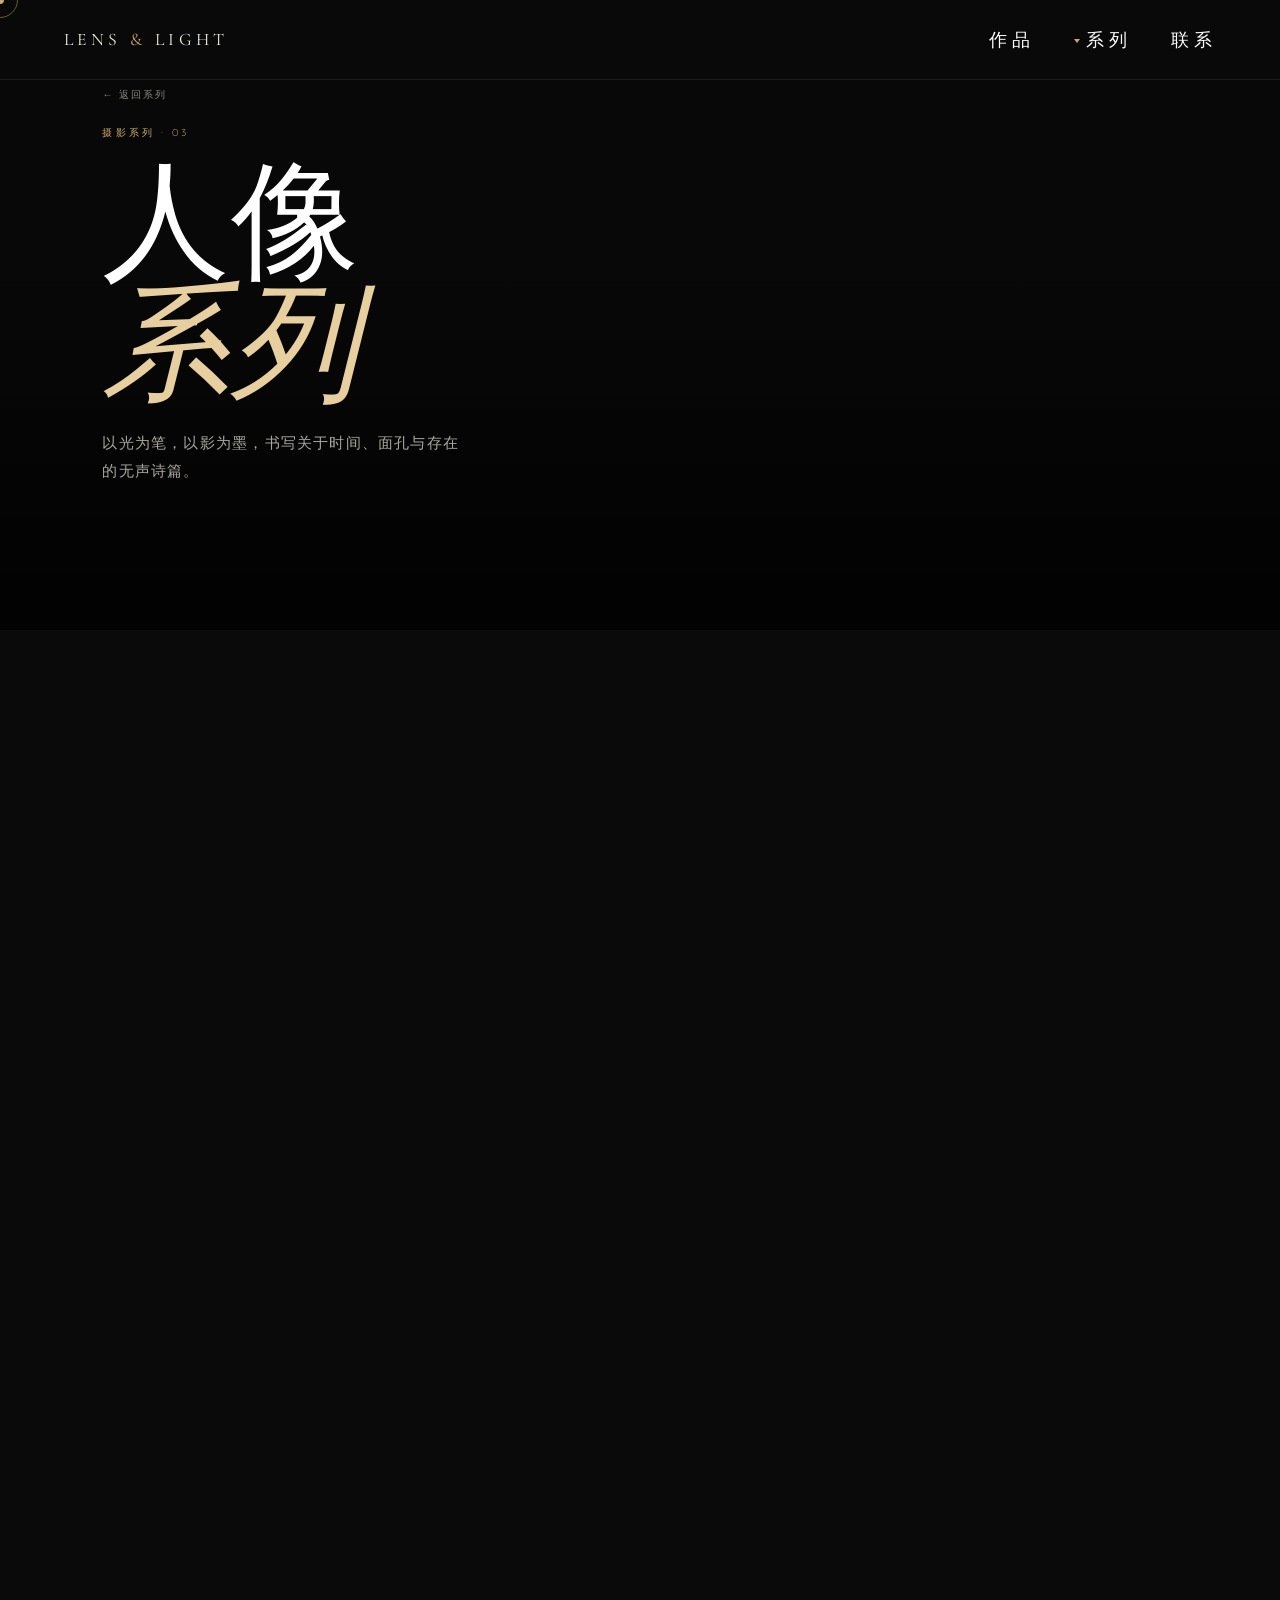
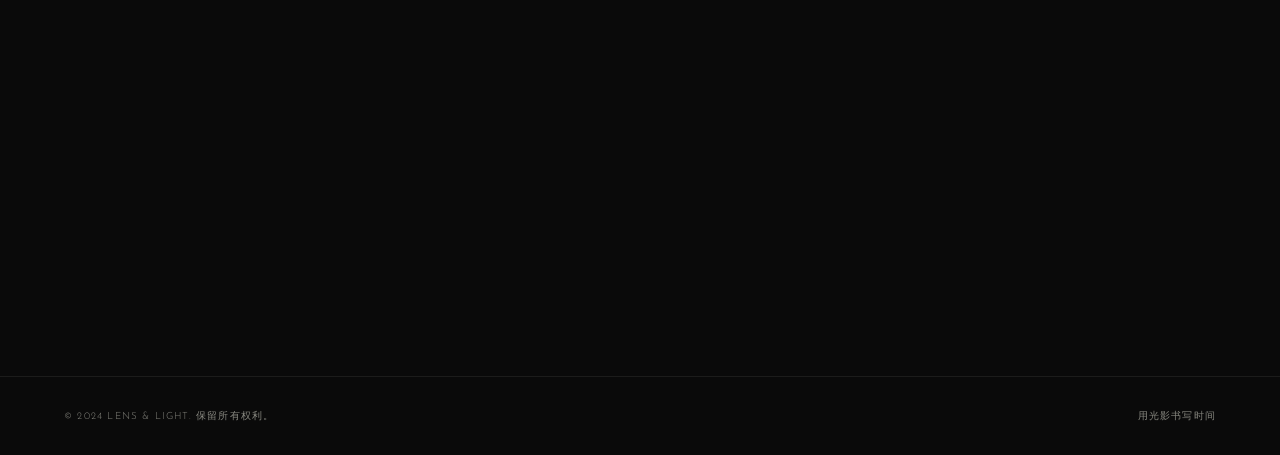
<file: code/series-portrait.html>
<!DOCTYPE html>
<html lang="zh">
<head>
  <meta charset="UTF-8" />
  <meta name="viewport" content="width=device-width, initial-scale=1.0" />
  <title>人像系列 — LENS & LIGHT</title>
  <link rel="stylesheet" href="style.css" />
  <link rel="preconnect" href="https://fonts.googleapis.com" />
  <link rel="preconnect" href="https://fonts.gstatic.com" crossorigin />
  <link href="https://fonts.googleapis.com/css2?family=Cormorant+Garamond:ital,wght@0,300;0,400;0,600;1,300;1,400&family=Josefin+Sans:wght@100;300;400&display=swap" rel="stylesheet" />
  <link rel="dns-prefetch" href="https://images.unsplash.com" />
</head>
<body>

  <div class="cursor" id="cursor"></div>
  <div class="cursor-follower" id="cursorFollower"></div>

  <nav class="nav scrolled" id="nav">
    <a href="index.html" class="nav-logo">LENS <em>&</em> LIGHT</a>
    <div class="nav-menu" id="navMenu">
      <a href="index.html#work" class="nav-link">作品</a>
      <div class="nav-item">
        <a href="index.html#series" class="nav-link">系列</a>
        <div class="nav-dropdown">
          <a href="series-nature.html">自然</a>
          <a href="series-humanistic.html">人文</a>
          <a href="series-portrait.html">人像</a>
          <a href="series-pets.html">萌宠</a>
          <a href="series-macro.html">微距</a>
        </div>
      </div>
      <a href="index.html#photographer-intro" class="nav-link">联系</a>
    </div>
    <div class="nav-toggle" id="navToggle"><span></span><span></span></div>
  </nav>

  <section class="series-hero">
    <div class="series-hero-bg" style="background-image:url('https://images.unsplash.com/photo-1531746020798-e6953c6e8e04?w=1800&q=80')"></div>
    <div class="series-hero-overlay"></div>
    <div class="series-hero-content">
      <a href="index.html#series" class="series-back">← 返回系列</a>
      <p class="hero-eyebrow">摄影系列 · 03</p>
      <h1 class="hero-title"><span>人像</span><em>系列</em></h1>
      <p class="hero-sub">以光为笔，以影为墨，书写关于时间、面孔与存在的无声诗篇。</p>
    </div>
  </section>

  <section class="work" style="padding-top: 4rem;">
    <div class="gallery" id="gallery">
      <div class="gallery-item">
        <div class="gallery-img" style="background-image:url('https://images.unsplash.com/photo-1778596394183-2a214e936c32?q=80')"></div>
      </div>
      <div class="gallery-item">
        <div class="gallery-img" style="background-image:url('https://images.unsplash.com/photo-1778596177129-2f18afbe7cb2?q=80')"></div>
      </div>
      <div class="gallery-item gallery-item--wide">
        <div class="gallery-img" style="background-image:url('https://images.unsplash.com/photo-1778596143998-9b395d42ca68?q=80')"></div>
      </div>
      <div class="gallery-item gallery-item--large">
        <div class="gallery-img" style="background-image:url('https://images.unsplash.com/photo-1778596030652-d825c993526e?q=80')"></div>
      </div>
      <div class="gallery-item">
        <div class="gallery-img" style="background-image:url('https://images.unsplash.com/photo-1778595962321-973dbb7686a4?q=80')"></div>
      </div>
      <div class="gallery-item">
        <div class="gallery-img" style="background-image:url('https://images.unsplash.com/photo-1778596030211-b5eda38caa07?q=80')"></div>
      </div>
    </div>
  </section>

  <footer class="footer">
    <p>© 2024 LENS & LIGHT. 保留所有权利。</p>
    <p>用光影书写时间</p>
  </footer>

  <div class="lightbox" id="lightbox">
    <button class="lightbox-close" id="lightboxClose">✕</button>
    <div class="lightbox-img" id="lightboxImg"></div>
    <div class="lightbox-caption" id="lightboxCaption"></div>
  </div>

  <style>
    .series-hero {
      position: relative;
      height: 70vh; min-height: 480px;
      display: flex; align-items: flex-end;
      padding-bottom: clamp(3rem, 8vw, 6rem);
      padding-left: clamp(1.5rem, 8vw, 8rem);
      overflow: hidden;
    }
    .series-hero-bg {
      position: absolute; inset: 0;
      background-size: cover; background-position: center top;
      transform: scale(1.05);
      transition: transform 8s ease;
    }
    .series-hero:hover .series-hero-bg { transform: scale(1); }
    .series-hero-overlay {
      position: absolute; inset: 0;
      background: linear-gradient(to top, rgba(0,0,0,0.85) 0%, rgba(0,0,0,0.2) 60%);
    }
    .series-hero-content {
      position: relative; z-index: 2;
      padding-top: var(--nav-h);
    }
    .series-back {
      display: inline-block;
      font-size: 0.62rem; letter-spacing: 0.2em; text-transform: uppercase;
      color: var(--text-muted);
      margin-bottom: 1.5rem;
      transition: color 0.3s;
    }
    .series-back:hover { color: var(--accent); }
    .nav.scrolled { background: rgba(10,10,10,0.96); backdrop-filter: blur(20px); }
  </style>
  <script src="script.js"></script>
</body>
</html>
</file>
<file: code/style.css>
/* =============================================
   LENS & LIGHT — Photography Portfolio
   style.css
============================================= */

/* ---- CSS Variables ---- */
:root {
  --bg: #0a0a0a;
  --surface: #111111;
  --surface2: #1a1a1a;
  --text: #f0ece4;
  --text-muted: #888880;
  --accent: #c9a96e;
  --accent-light: #e8cfa0;
  --white: #ffffff;
  --silver: #c0c0c0;
  --border: rgba(240,236,228,0.08);

  --font-display: 'Cormorant Garamond', Georgia, serif;
  --font-ui: 'Josefin Sans', sans-serif;

  --ease-out-expo: cubic-bezier(0.16, 1, 0.3, 1);
  --ease-in-out: cubic-bezier(0.65, 0, 0.35, 1);

  --nav-h: 80px;
  --section-pad: clamp(80px, 12vw, 160px);
}

/* ---- Reset ---- */
*, *::before, *::after { box-sizing: border-box; margin: 0; padding: 0; }
html { scroll-behavior: smooth; font-size: 16px; }
body {
  background: var(--bg);
  color: var(--text);
  font-family: var(--font-ui);
  font-weight: 300;
  letter-spacing: 0.03em;
  overflow-x: hidden;
  cursor: none;
}
a { color: inherit; text-decoration: none; }
img { display: block; width: 100%; }

/* ---- Custom Cursor ----
   这两个元素不加任何 transition。位置由 JS 直接写 left/top，本就即时；
   若再给尺寸加过渡，悬停图片时外环会一边放大一边被 0.12s 的 transform
   过渡拖着（translate 的 -50% 是按自身宽度算的，宽度一变偏移量就变），
   看起来就是拖尾。故尺寸/边框一律瞬时切换。 */
.cursor {
  position: fixed;
  width: 8px; height: 8px;
  background: var(--accent);
  border-radius: 50%;
  pointer-events: none;
  z-index: 9999;
  transform: translate(-50%, -50%);
  mix-blend-mode: normal;
}
.cursor-follower {
  position: fixed;
  width: 36px; height: 36px;
  border: 1px solid rgba(201,169,110,0.5);
  border-radius: 50%;
  pointer-events: none;
  z-index: 9998;
  transform: translate(-50%, -50%);
}
/* 悬停范围取整个画廊而不是单张图：每张图之间只有 2px 间隙，
   用 .gallery-item:hover 的话鼠标划过图与图的接缝时圆环会瞬间缩回
   36px 再撑开 80px，连续划过就是一路抖。 */
body:has(.gallery:hover) .cursor { width: 4px; height: 4px; }
body:has(.gallery:hover) .cursor-follower { width: 80px; height: 80px; border-color: var(--accent); }

/* 原生光标全站压掉。
   body { cursor: none } 只管到"继承"这一层，任何显式写了 cursor 的元素都会盖掉它：
     · <a> 的 cursor:pointer 来自浏览器 UA 样式表，不是本文件写的，无法靠改本文件消除
     · .gallery-item / .nav-toggle / .filter-btn / .lightbox-close 各自写了 cursor:pointer
   结果是鼠标移到图片、链接、按钮上时，系统手型光标会重新冒出来，和自绘的
   圆点+外环同时显示——图片上看到的就是"另一种效果"。这里一次压掉，以后新增
   组件也不必再记着补。 */
* { cursor: none !important; }
@media (pointer: coarse) {
  .cursor, .cursor-follower { display: none; }
  * { cursor: auto !important; }
}

/* ---- Preloader ---- */
.preloader {
  position: fixed; inset: 0;
  background: var(--bg);
  z-index: 10000;
  display: flex; align-items: center; justify-content: center;
  transition: opacity 0.8s var(--ease-in-out), visibility 0.8s;
}
.preloader.hidden { opacity: 0; visibility: hidden; }
.preloader-inner { text-align: center; }
.preloader-logo {
  font-family: var(--font-display);
  font-size: clamp(2.5rem, 8vw, 5rem);
  font-weight: 300;
  color: var(--accent);
  letter-spacing: 0.2em;
  margin-bottom: 2rem;
  animation: pulse 1.5s ease-in-out infinite;
}
.preloader-logo em { color: var(--accent-light); font-style: normal; }
@keyframes pulse { 0%,100%{opacity:0.6} 50%{opacity:1} }
.preloader-bar {
  width: 200px; height: 1px;
  background: var(--border);
  margin: 0 auto;
  overflow: hidden;
}
.preloader-bar span {
  display: block; height: 100%;
  background: var(--accent);
  animation: barLoad 2s var(--ease-out-expo) forwards;
}
@keyframes barLoad { from{width:0} to{width:100%} }

/* ---- Navigation ---- */
.nav {
  position: fixed; top: 0; left: 0; right: 0;
  height: var(--nav-h);
  display: flex; align-items: center; justify-content: space-between;
  padding: 0 clamp(1.5rem, 5vw, 4rem);
  z-index: 1000;
  background: rgba(10,10,10,0.96);
  backdrop-filter: blur(20px);
  border-bottom: 1px solid var(--border);
}
.nav-logo {
  font-family: var(--font-display);
  font-size: 1.1rem;
  font-weight: 400;
  letter-spacing: 0.25em;
  color: var(--text);
}
.nav-logo em { color: var(--accent); font-style: normal; }
.nav-menu { display: flex; gap: 2.5rem; }
.nav-link {
  font-family: var(--font-display);
  font-size: 1.1rem;
  font-weight: 400;
  letter-spacing: 0.25em;
  text-transform: none;
  color: #ffffff;
  position: relative;
  transition: color 0.3s;
}
.nav-link::after {
  content: '';
  position: absolute; bottom: -4px; left: 0; right: 0;
  height: 1px;
  background: var(--accent);
  transform: scaleX(0);
  transform-origin: right;
  transition: transform 0.4s var(--ease-out-expo);
}
.nav-link:hover { color: var(--accent); }
.nav-link:hover::after { transform: scaleX(1); transform-origin: left; }

.nav-toggle {
  display: none;
  flex-direction: column; gap: 6px;
  cursor: pointer; padding: 4px;
}
.nav-toggle span {
  display: block; width: 24px; height: 1px;
  background: var(--text);
  transition: transform 0.4s, opacity 0.4s;
}

/* ---- Reveal Animation ---- */
.reveal {
  opacity: 0;
  transform: translateY(40px);
  transition: opacity 0.9s var(--ease-out-expo), transform 0.9s var(--ease-out-expo);
}
.reveal.visible { opacity: 1; transform: translateY(0); }

/* ---- Hero ---- */
.hero {
  position: relative;
  height: 100vh; min-height: 600px;
  overflow: hidden;
  display: flex; align-items: center;
}
.hero-bg { position: absolute; inset: 0; }
.hero-img {
  position: absolute; inset: 0;
  background-size: cover;
  background-position: center;
  opacity: 0;
  transition: opacity 1.5s ease, transform 8s ease;
  transform: scale(1.05);
  will-change: opacity, transform;
}
.hero-img.active { opacity: 1; transform: scale(1); }
.hero-img--1 { background-image: url('../images/首页/IMG_8641_web.jpg'); }
.hero-img--2 { background-image: url('../images/首页/IMG_8335_web.jpg'); }
.hero-img--3 { background-image: url('../images/首页/牡丹_web.jpg'); }
.hero::after {
  content: '';
  position: absolute; inset: 0;
  background: linear-gradient(135deg, rgba(0,0,0,0.7) 0%, rgba(0,0,0,0.2) 60%, rgba(0,0,0,0.5) 100%);
}
.hero-content {
  position: relative; z-index: 2;
  padding: 0 clamp(1.5rem, 8vw, 8rem);
  padding-top: var(--nav-h);
}
.hero-eyebrow {
  font-size: 0.65rem;
  letter-spacing: 0.3em;
  text-transform: uppercase;
  color: var(--accent);
  margin-bottom: 1.5rem;
}
.hero-title {
  font-family: var(--font-display);
  font-size: clamp(4rem, 10vw, 9rem);
  font-weight: 300;
  line-height: 0.95;
  margin-bottom: 1.5rem;
  color: var(--white);
}
.hero-title span { display: block; }
.hero-title em {
  display: block;
  font-style: italic;
  color: var(--accent-light);
  font-weight: 300;
}
/* 首页 hero 两行标题做区分：第一行金色，第二行银色且小一号。
   四个系列页用的是同一套 .hero-title，故首页的差异全收在这个修饰类里，不外溢。
   必须放在上面 .hero-title span / em 之后：`.hero-title--home em` 与 `.hero-title em`
   特异性相同（都是 1 类 + 1 元素），平局靠源码顺序决胜，放前面会被覆盖。 */
.hero-title--home span { color: var(--accent-light); }
.hero-title--home em {
  color: var(--silver);
  /* 用 em（相对父级字号）而不是写死 clamp：
     这样 480px 断点里 .hero-title { font-size: 3.2rem } 的覆盖会自动跟着缩，
     不必再补一条断点规则。 */
  font-size: 0.6em;
}
.hero-sub {
  font-size: clamp(0.8rem, 1.5vw, 0.95rem);
  color: rgba(240,236,228,0.7);
  letter-spacing: 0.08em;
  max-width: 360px;
  margin-bottom: 3rem;
  line-height: 1.8;
}
.hero-cta {
  display: inline-flex; align-items: center; gap: 0.8rem;
  font-size: 0.7rem;
  letter-spacing: 0.2em;
  text-transform: uppercase;
  color: var(--text);
  border: 1px solid rgba(240,236,228,0.3);
  padding: 1rem 2rem;
  transition: background 0.4s, border-color 0.4s, color 0.4s;
}
.hero-cta:hover {
  background: var(--accent);
  border-color: var(--accent);
  color: var(--bg);
}
.hero-cta svg { width: 16px; height: 16px; transition: transform 0.3s; }
.hero-cta:hover svg { transform: translateX(4px); }

.hero-scroll {
  position: absolute; bottom: 3rem; left: clamp(1.5rem, 8vw, 8rem);
  z-index: 2;
  display: flex; align-items: center; gap: 1rem;
  font-size: 0.6rem; letter-spacing: 0.25em; text-transform: uppercase;
  color: var(--text-muted);
}
.hero-scroll-line {
  width: 60px; height: 1px;
  background: var(--text-muted);
  position: relative; overflow: hidden;
}
.hero-scroll-line::after {
  content: '';
  position: absolute; top: 0; left: -100%;
  width: 100%; height: 100%;
  background: var(--accent);
  animation: scrollLine 2s ease-in-out infinite;
}
@keyframes scrollLine { 0%{left:-100%} 100%{left:100%} }

.hero-counter {
  position: absolute; bottom: 3rem; right: clamp(1.5rem, 5vw, 4rem);
  z-index: 2;
  font-family: var(--font-display);
  font-size: 0.8rem;
  color: var(--text-muted);
  letter-spacing: 0.1em;
}
.hero-counter-sep { margin: 0 0.3rem; }

/* ---- Section Shared ---- */
.section-label {
  font-size: 1.1rem;
  letter-spacing: 0.3em;
  text-transform: uppercase;
  color: var(--accent);
  margin-bottom: 1rem;
}
.section-title {
  font-family: var(--font-display);
  font-size: clamp(2.5rem, 6vw, 5.5rem);
  font-weight: 300;
  line-height: 1.1;
  margin-bottom: 3rem;
}
.section-title em { font-style: italic; color: var(--accent-light); }
.section-header {
  padding: var(--section-pad) clamp(1.5rem, 8vw, 8rem) 4rem;
}

/* ---- Work / Gallery ---- */
.work { background: var(--bg); }
/* ---- Performance: below-fold sections ---- */
.series, .photographer-intro, .contact {
  content-visibility: auto;
  contain-intrinsic-size: 0 600px;
}
.gallery {
  display: grid;
  grid-template-columns: repeat(3, 1fr);
  gap: 2px;
  padding: 0 2px 2px;
}
.gallery-item {
  position: relative;
  overflow: hidden;
  aspect-ratio: 4/3;
  cursor: pointer;
}
.gallery-item--large,
.gallery-item--wide {
  grid-column: span 2;
  aspect-ratio: 8/3;
}
.gallery-img {
  width: 100%; height: 100%;
  background-size: cover;
  background-position: center;
  transition: transform 0.8s var(--ease-out-expo);
  will-change: transform;
}
.gallery-item:hover .gallery-img { transform: scale(1.06); }

/* ---- Gallery: 自然比例变体（不裁切） ----
   图片按原始比例完整展示，因此每行高度不一致；这是刻意的取舍。 */
.gallery--natural { align-items: start; }
.gallery--natural .gallery-item,
.gallery--natural .gallery-item--large,
.gallery--natural .gallery-item--wide {
  aspect-ratio: auto;
  overflow: visible;
}
.gallery--natural .gallery-img {
  display: block;
  width: 100%;
  height: auto;
  object-fit: contain;
  will-change: auto;
  transition: opacity 0.5s var(--ease-out-expo);
}
/* hover 不再放大（放大会重新裁切），改为轻微变暗 */
.gallery--natural .gallery-item:hover .gallery-img {
  transform: none;
  opacity: 0.85;
}
.gallery-overlay {
  display: none;
}
.gallery-info {
  position: absolute; bottom: 0; left: 0; right: 0;
  padding: 1.2rem 1.5rem;
  background: rgba(10,10,10,0.72);
  opacity: 1;
  transform: none;
}
.gallery-item:hover .gallery-info { opacity: 1; transform: none; }
.gallery-cat {
  display: inline-block;
  font-size: 0.55rem; letter-spacing: 0.2em; text-transform: uppercase;
  color: var(--accent);
  margin-bottom: 0.4rem;
}
.gallery-info h3 {
  font-family: var(--font-display);
  font-size: 1.4rem; font-weight: 300;
  color: var(--white);
  margin-bottom: 0.2rem;
}
.gallery-info p { font-size: 0.65rem; color: var(--text-muted); letter-spacing: 0.1em; }

/* ---- Series ---- */
.series { padding: var(--section-pad) 0; background: var(--surface); }
.series .section-header { padding-bottom: 3rem; }
.series-grid {
  display: grid;
  grid-template-columns: repeat(4, 1fr);
  gap: 1px;
  margin: 0 0 2px;
}
.series-card {
  position: relative;
  overflow: hidden;
  display: flex;
  flex-direction: column;
}
.series-img {
  height: 320px;
  background-size: cover;
  background-position: center;
  transition: transform 0.8s var(--ease-out-expo);
}
.series-card:hover .series-img { transform: scale(1.04); }
.series-content {
  background: var(--surface2);
  padding: 2rem;
  flex: 1;
  border-top: 1px solid var(--border);
}
.series-content h3 {
  font-family: var(--font-display);
  font-size: 1.5rem; font-weight: 400;
  margin-bottom: 0.8rem;
}
.series-content p {
  font-size: 0.78rem; line-height: 1.9;
  color: var(--text-muted);
  margin-bottom: 1.5rem;
}
.series-link {
  font-size: 0.62rem; letter-spacing: 0.15em; text-transform: uppercase;
  color: var(--accent);
  transition: letter-spacing 0.3s;
}
.series-link:hover { letter-spacing: 0.25em; }

/* ---- Stats ---- */
.stats {
  background: var(--accent);
  padding: clamp(3rem, 8vw, 6rem) clamp(1.5rem, 8vw, 8rem);
}
.stats-grid {
  display: grid;
  grid-template-columns: repeat(4, 1fr);
  gap: 2rem;
  text-align: center;
}
.stat-item {}
.stat-num {
  display: block;
  font-family: var(--font-display);
  font-size: clamp(3rem, 6vw, 5rem);
  font-weight: 300;
  color: var(--bg);
  line-height: 1;
  margin-bottom: 0.5rem;
}
.stat-label {
  display: block;
  font-size: 0.65rem; letter-spacing: 0.2em; text-transform: uppercase;
  color: rgba(10,10,10,0.6);
}

/* ---- About ---- */
.about {
  display: grid;
  grid-template-columns: 1fr 1fr;
  min-height: 80vh;
  background: var(--bg);
}
.about-img {
  position: relative;
  overflow: hidden;
}
.about-img-inner {
  position: absolute; inset: 0;
  background-size: cover;
  background-position: center;
  transition: transform 8s ease;
}
.about-img:hover .about-img-inner { transform: scale(1.03); }
.about-img-accent {
  position: absolute; bottom: -1px; right: -1px;
  width: 40%; height: 40%;
  border: 1px solid var(--accent);
  pointer-events: none;
}
.about-content {
  display: flex; flex-direction: column; justify-content: center;
  padding: clamp(3rem, 8vw, 7rem);
}
.about-text {
  font-size: clamp(0.82rem, 1.3vw, 0.92rem);
  line-height: 2;
  color: var(--text-muted);
  margin-bottom: 1.2rem;
  max-width: 480px;
}
.about-tags {
  display: flex; flex-wrap: wrap; gap: 0.6rem;
  margin-top: 1.5rem;
}
.about-tags span {
  font-size: 0.6rem; letter-spacing: 0.18em; text-transform: uppercase;
  border: 1px solid var(--border);
  padding: 0.5rem 1rem;
  color: var(--text-muted);
  transition: border-color 0.3s, color 0.3s;
}
.about-tags span:hover { border-color: var(--accent); color: var(--accent); }

/* ---- Contact ---- */
.contact {
  background: var(--surface);
  text-align: center;
  padding: var(--section-pad) clamp(1.5rem, 8vw, 8rem);
  overflow: hidden;
  position: relative;
}
.contact::before {
  content: 'CONTACT';
  position: absolute;
  font-family: var(--font-display);
  font-size: clamp(6rem, 18vw, 18rem);
  font-weight: 300;
  color: var(--border);
  letter-spacing: 0.1em;
  top: 50%; left: 50%;
  transform: translate(-50%, -50%);
  white-space: nowrap;
  pointer-events: none;
  user-select: none;
}
.contact-inner { position: relative; z-index: 1; }
.contact-title {
  font-family: var(--font-display);
  font-size: clamp(3rem, 8vw, 7rem);
  font-weight: 300;
  line-height: 1.1;
  margin-bottom: 2.5rem;
}
.contact-title em { font-style: italic; color: var(--accent-light); }
.contact-email {
  display: inline-block;
  font-family: var(--font-display);
  font-size: clamp(1.2rem, 3vw, 2rem);
  font-weight: 300;
  letter-spacing: 0.05em;
  color: var(--accent);
  margin-bottom: 3rem;
  position: relative;
}
.contact-email::after {
  content: '';
  position: absolute; bottom: -4px; left: 0; right: 100%;
  height: 1px; background: var(--accent);
  transition: right 0.5s var(--ease-out-expo);
}
.contact-email:hover::after { right: 0; }
.contact-social {
  display: flex; justify-content: center; gap: 2rem;
}
.contact-social a {
  font-size: 0.65rem; letter-spacing: 0.2em; text-transform: uppercase;
  color: var(--text-muted);
  transition: color 0.3s;
}
.contact-social a:hover { color: var(--accent); }

/* ---- Footer ---- */
.footer {
  background: var(--bg);
  border-top: 1px solid var(--border);
  padding: 2rem clamp(1.5rem, 5vw, 4rem);
  display: flex; justify-content: space-between; align-items: center;
  flex-wrap: wrap; gap: 1rem;
  font-size: 0.62rem; letter-spacing: 0.12em; text-transform: uppercase;
  color: var(--text-muted);
}

/* ---- Lightbox ---- */
.lightbox {
  position: fixed; inset: 0;
  background: rgba(0,0,0,0.95);
  z-index: 2000;
  display: flex; align-items: center; justify-content: center;
  opacity: 0; visibility: hidden;
  transition: opacity 0.5s, visibility 0.5s;
}
.lightbox.active { opacity: 1; visibility: visible; cursor: pointer; }
.lightbox-img {
  max-width: 90vw; max-height: 85vh;
  width: 100%; height: 100%;
  background-size: contain;
  background-repeat: no-repeat;
  background-position: center;
  transform: scale(0.9);
  transition: transform 0.5s var(--ease-out-expo);
}
.lightbox.active .lightbox-img { transform: scale(1); }
.lightbox-close {
  position: absolute; top: 2rem; right: 2rem;
  background: none; border: 1px solid var(--border);
  color: var(--text); font-size: 1rem;
  width: 44px; height: 44px;
  cursor: pointer;
  transition: border-color 0.3s, color 0.3s;
}
.lightbox-close:hover { border-color: var(--accent); color: var(--accent); }
.lightbox-caption {
  position: absolute; bottom: 2rem;
  font-family: var(--font-display);
  font-size: 1rem; font-weight: 300; font-style: italic;
  color: var(--text-muted);
  letter-spacing: 0.05em;
}

/* ---- Series Hero (系列页) ----
   原先这段样式重复内联在四个系列页各自的 <style> 里（四份逐字节相同），
   现统一收归此处。 */
.series-hero {
  position: relative;
  height: 70vh; min-height: 480px;
  display: flex; align-items: flex-end;
  padding-bottom: clamp(3rem, 8vw, 6rem);
  padding-left: clamp(1.5rem, 8vw, 8rem);
  overflow: hidden;
}
/* 承载轮播的容器。它的内联 background-image 有两个用途：
   1) 无 JS 时的降级画面；2) 首帧立即可见，避免白闪。
   子层一旦铺上就完全盖住它，所以它不会在转场里透出来。 */
.series-hero-bg {
  position: absolute; inset: 0;
  background-size: cover; background-position: center;
  transform: scale(1.05);
}
/* 轮播层。三条规则对应三种状态，互斥：
   .series-hero-slide         默认：隐藏，z-index 1
   .is-under                  转场期间的旧图：不透明，压在下层
   .is-front                  正在展示的图：不透明，压在上层
   关键：底层在整个淡入过程中保持 opacity:1，父级内联背景才透不出来；
   若让两层同时半透明，旧图会以 25% 强度掺进每一次转场（鬼影）。 */
.series-hero-slide {
  position: absolute; inset: 0;
  width: 100%; height: 100%;
  object-fit: cover;
  opacity: 0;
  z-index: 1;
  transition: opacity 1.2s ease;
}
.series-hero-slide.is-under { opacity: 1; z-index: 1; }
.series-hero-slide.is-front { opacity: 1; z-index: 2; }
/* 淡入结束后把下层瞬时归零用：禁用过渡，让 opacity 直接跳变而不产生动画 */
.series-hero-slide.no-fade { transition: none; }
.series-hero-overlay {
  position: absolute; inset: 0;
  background: linear-gradient(to top, rgba(0,0,0,0.85) 0%, rgba(0,0,0,0.2) 60%);
}
.series-hero-content {
  position: relative; z-index: 2;
  padding-top: var(--nav-h);
}
.series-back {
  display: inline-block;
  font-size: 0.62rem; letter-spacing: 0.2em; text-transform: uppercase;
  color: var(--text-muted);
  margin-bottom: 1.5rem;
  transition: color 0.3s;
}
.series-back:hover { color: var(--accent); }
/* .nav.scrolled 与上面 .nav 的 background / backdrop-filter 完全相同，
   是一条规定了和基础规则同样值的冗余规则。保留仅为保持迁移前后一致。 */
.nav.scrolled { background: rgba(10,10,10,0.96); backdrop-filter: blur(20px); }

/* =============================================
   RESPONSIVE
============================================= */

@media (max-width: 1024px) {
  .gallery { grid-template-columns: repeat(2, 1fr); }
  .gallery-item--large { grid-column: span 2; }
  .gallery-item--wide { grid-column: span 2; }
  .series-grid { grid-template-columns: repeat(2, 1fr); }
  .stats-grid { grid-template-columns: repeat(2, 1fr); gap: 3rem; }
}

@media (max-width: 768px) {
  :root { --nav-h: 64px; }

  /* Nav */
  .nav-menu {
    position: fixed; top: 0; right: -100%;
    width: min(300px, 80vw);
    height: 100vh;
    background: var(--surface);
    flex-direction: column;
    justify-content: center;
    padding: 3rem 2.5rem;
    gap: 2rem;
    transition: right 0.5s var(--ease-out-expo);
    border-left: 1px solid var(--border);
  }
  .nav-menu.open { right: 0; }
  .nav-link { font-size: 0.85rem; }
  .nav-toggle { display: flex; z-index: 10; }
  .nav-toggle.active span:first-child { transform: rotate(45deg) translate(5px, 5px); }
  .nav-toggle.active span:last-child { transform: rotate(-45deg) translate(5px, -5px); }

  /* Mobile dropdown */
  .nav-item .nav-dropdown {
    position: static;
    transform: none;
    opacity: 1;
    visibility: visible;
    background: transparent;
    border: none;
    backdrop-filter: none;
    padding-left: 1rem;
    display: none;
  }
  .nav-item.open .nav-dropdown { display: block; }
  .nav-item .nav-link::before { display: none; }

  /* Gallery */
  .gallery { grid-template-columns: 1fr; }
  .gallery-item--large,
  .gallery-item--wide {
    grid-column: span 1;
    aspect-ratio: 4/3;
  }
  .gallery-info { opacity: 1; transform: translateY(0); }
  .gallery-overlay { opacity: 1; }

  /* Series */
  .series-grid { grid-template-columns: 1fr; }
  .series-img { height: 240px; }

  /* About */
  .about { grid-template-columns: 1fr; }
  .about-img { height: 50vw; min-height: 240px; position: relative; }
  .about-img-inner { position: absolute; }
  .about-content { padding: 3rem 1.5rem; }

  /* Contact */
  .contact::before { font-size: 5rem; }

  /* Footer */
  .footer { flex-direction: column; text-align: center; }
}

@media (max-width: 480px) {
  .hero-title { font-size: 3.2rem; }
  .section-title { font-size: 2.5rem; }
  .intro-inner { gap: 2rem; }
}

/* ---- Nav Dropdown ---- */
.nav-item {
  position: relative;
}
.nav-item .nav-link {
  display: flex;
  align-items: center;
  gap: 0.4rem;
}
.nav-item .nav-link::before {
  content: '';
  display: inline-block;
  width: 0; height: 0;
  border-left: 3.5px solid transparent;
  border-right: 3.5px solid transparent;
  border-top: 4px solid var(--accent);
  transition: transform 0.3s;
  margin-top: 2px;
  flex-shrink: 0;
}
.nav-item:hover .nav-link::before {
  transform: rotate(180deg);
}
.nav-dropdown {
  position: absolute;
  top: calc(100% + 16px);
  left: 50%;
  background: rgba(10,10,10,0.97);
  backdrop-filter: blur(20px);
  border: 1px solid var(--border);
  min-width: 140px;
  opacity: 0;
  visibility: hidden;
  transform: translateX(-50%) translateY(-8px);
  transition: opacity 0.3s, visibility 0.3s, transform 0.3s var(--ease-out-expo);
  z-index: 100;
}
.nav-item:hover .nav-dropdown {
  opacity: 1;
  visibility: visible;
  transform: translateX(-50%) translateY(0);
}
.nav-dropdown a {
  display: block;
  padding: 0.75rem 1.4rem;
  font-family: var(--font-display);
  font-size: 1rem;
  font-weight: 300;
  letter-spacing: 0.2em;
  color: var(--text-muted);
  border-bottom: 1px solid var(--border);
  transition: color 0.25s, padding-left 0.25s;
}
.nav-dropdown a:last-child { border-bottom: none; }
.nav-dropdown a:hover { color: var(--accent); padding-left: 1.9rem; }

/* ---- Section Dividers ---- */
.section-divider {
  display: flex;
  align-items: center;
  gap: 1.5rem;
  padding: 0 clamp(1.5rem, 8vw, 8rem);
  margin: 0;
  overflow: hidden;
}
.section-divider::before,
.section-divider::after {
  content: '';
  flex: 1;
  height: 1px;
  background: linear-gradient(90deg, transparent, var(--accent), transparent);
  opacity: 0.35;
}
.section-divider-text {
  font-size: 0.55rem;
  letter-spacing: 0.35em;
  text-transform: uppercase;
  color: var(--accent);
  opacity: 0.6;
  white-space: nowrap;
  flex-shrink: 0;
}

/* ---- Gallery Filter ---- */
.gallery-filter {
  display: flex;
  gap: 0.5rem;
  flex-wrap: wrap;
  padding: 0 clamp(1.5rem, 8vw, 8rem) 2.5rem;
}
.series-filter {
  padding-bottom: 3rem;
}
.filter-btn {
  font-family: var(--font-display);
  font-size: 1rem;
  font-weight: 300;
  letter-spacing: 0.12em;
  color: var(--text-muted);
  background: none;
  border: 1px solid var(--border);
  padding: 0.5rem 1.4rem;
  cursor: pointer;
  transition: color 0.3s, border-color 0.3s, background 0.3s;
}
.filter-btn:hover {
  color: var(--text);
  border-color: rgba(240,236,228,0.3);
}
.filter-btn.active {
  color: var(--bg);
  background: var(--accent);
  border-color: var(--accent);
}
.gallery-item.hidden {
  display: none;
}
.series-card.hidden {
  display: none;
}
.series-card-link {
  display: flex;
  flex-direction: column;
  text-decoration: none;
  color: inherit;
  height: 100%;
}
.series-cat-tag {
  display: inline-block;
  font-family: var(--font-display);
  font-size: 1.75rem;
  font-weight: 600;
  letter-spacing: 0.2em;
  color: var(--accent);
  margin-bottom: 0.8rem;
}

/* ---- Photographer Intro ---- */
.photographer-intro {
  background: var(--bg);
  border-top: 1px solid var(--border);
  border-bottom: 1px solid var(--border);
  padding: var(--section-pad) clamp(1.5rem, 8vw, 8rem);
}
.intro-inner {
  display: grid;
  grid-template-columns: auto 1fr;
  gap: clamp(3rem, 7vw, 7rem);
  align-items: start;
}
.intro-portrait {
  position: relative;
}
.intro-portrait-img {
  display: block;
  width: 100%;
  max-width: 800px;
  height: auto;
}
.intro-portrait-frame {
  position: absolute;
  bottom: -16px; right: -16px;
  width: 60%; height: 60%;
  border: 1px solid var(--accent);
  pointer-events: none;
  z-index: -1;
}
.intro-name {
  display: flex;
  align-items: flex-start;
  gap: clamp(1.5rem, 4vw, 3rem);
  margin-bottom: 2rem;
}
.intro-name-col {
  display: flex;
  flex-direction: column;
  align-items: flex-start;
  gap: 0.4rem;
}
.intro-zh {
  font-family: var(--font-display);
  font-size: clamp(2.2rem, 5vw, 3.8rem);
  font-weight: 300;
  line-height: 1;
  color: var(--text);
}
.intro-en {
  font-size: 1.3rem;
  letter-spacing: 0.3em;
  text-transform: uppercase;
  color: var(--accent);
}
.intro-bio {
  font-size: clamp(0.82rem, 1.2vw, 0.9rem);
  line-height: 2;
  color: var(--text-muted);
  margin-bottom: 1rem;
  max-width: 560px;
}
/* 简介里"画面是回忆的第一载体"那一句：放大 + 提亮，当作一句题词。
   与 .intro-bio 特异性相同（都是单类），必须排在其后才生效。 */
.intro-bio--highlight {
  /* 行书字体笔画细、字面小，同样字号下比正文字体显小，故比原来再放一档 */
  font-size: clamp(1.35rem, 2.5vw, 1.95rem);
  color: var(--accent-light);
  line-height: 1.5;
  /* 简介栏很窄（1440px 下正文列只有约 294px），这一句放不下时会在
     1280px 附近折行。默认断法会留下"载体"两字单独一行；balance 让它
     均分成两行。不支持该属性的浏览器忽略此行，退化为原来的断法。 */
  text-wrap: balance;
  /* 志莽行书（Google Fonts）。本地无网时依次回落到系统的行楷/楷体，
     最后才是通用 serif —— 保证任何情况下都还是一句能读的中文。 */
  font-family: 'Zhi Mang Xing', 'STXingkai', '华文行楷', 'KaiTi', '楷体', serif;
}
.intro-awards {
  margin-top: 2rem;
  border-top: 1px solid var(--border);
  padding-top: 1.5rem;
  display: flex;
  flex-direction: column;
  gap: 0.8rem;
}
.award-item {
  display: flex;
  align-items: baseline;
  gap: 1.5rem;
}
.award-year {
  font-family: var(--font-display);
  font-size: 0.85rem;
  font-weight: 300;
  color: var(--accent);
  letter-spacing: 0.08em;
  flex-shrink: 0;
  width: 2.5rem;
}
.award-name {
  font-size: 0.75rem;
  letter-spacing: 0.06em;
  color: var(--text-muted);
  line-height: 1.6;
}

/* ---- Intro Contact ---- */
.intro-contact {
  margin-top: 2rem;
  border-top: 1px solid var(--border);
  padding-top: 1.5rem;
}
.intro-email {
  display: inline-block;
  font-family: var(--font-display);
  font-size: clamp(1rem, 2vw, 1.4rem);
  font-weight: 300;
  letter-spacing: 0.05em;
  color: var(--accent);
  margin-bottom: 1.2rem;
  position: relative;
}
.intro-email::after {
  content: '';
  position: absolute; bottom: -3px; left: 0; right: 100%;
  height: 1px; background: var(--accent);
  transition: right 0.5s var(--ease-out-expo);
}
.intro-email:hover::after { right: 0; }
.intro-social {
  display: flex; gap: 1.8rem;
}
.intro-social a {
  font-size: 0.62rem; letter-spacing: 0.2em; text-transform: uppercase;
  color: var(--text-muted);
  transition: color 0.3s;
}
.intro-social a:hover { color: var(--accent); }

@media (max-width: 900px) {
  .intro-inner { grid-template-columns: 1fr; }
  .intro-portrait { max-width: 300px; }
  .intro-portrait-frame { display: none; }
}
</file>
